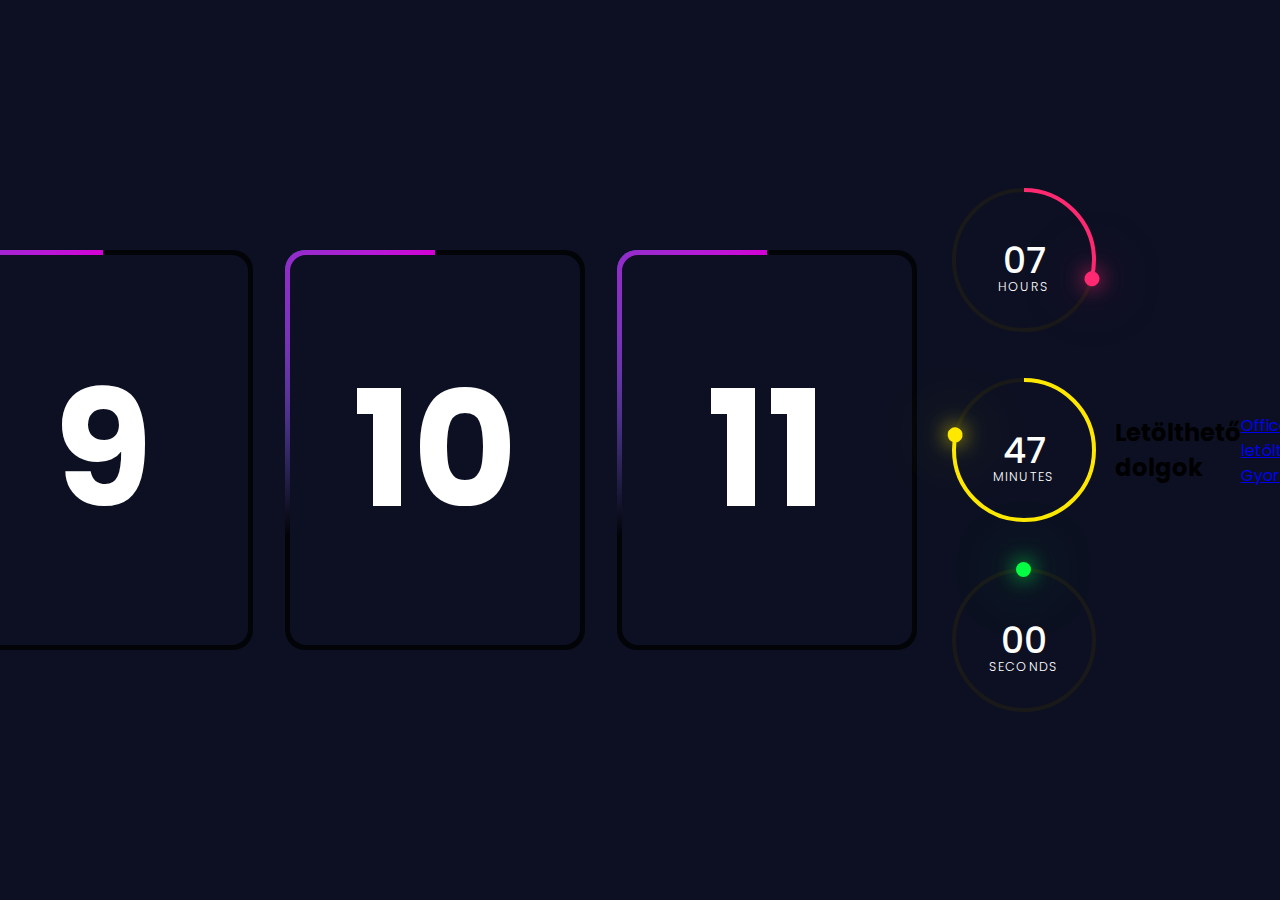
<file: docs/index.html>
<!DOCTYPE html>
<html lang="en">
<head>
  <meta charset="UTF-8">
  <meta http-equiv="X-UA-Compatible" content="IE=edge">
  <meta name="viewport" content="width=device-width, initial-scale=1.0">

  <link rel="stylesheet" href="style.css">

  <title>Digitális Kultúra</title>
</head>
<body>
  
  <div class="container">
    <div class="box">
      <span></span>
      <a href="9ev/"></a>
      <h2>9</h2>
    </div>

    <div class="box">
      <span></span>
      <a href="10ev/"></a>
      <h2>10</h2>
    </div>

    <div class="box">
      <span></span>
      <a href="11ev/"></a>
      <h2>11</h2>
    </div>


  <div id="time">
    <div class="circle" style="--clr:#ff2972">
        <div class="dots hr_dot"></div>
        <svg>
            <circle cx="70" cy="70" r="70"></circle>
            <circle cx="70" cy="70" r="70" id="hh"></circle>
        </svg>
        <div id="hours">00</div>
    </div>
    <div class="circle" style="--clr:#fee800">
        <div class="dots min_dot"></div>
        <svg>
            <circle cx="70" cy="70" r="70"></circle>
            <circle cx="70" cy="70" r="70" id="mm"></circle>
        </svg>
        <div id="minutes">00</div>
    </div>
    <div class="circle" style="--clr:#04fc43">
        <div class="dots sec_dot"></div>
        <svg>
            <circle cx="70" cy="70" r="70"></circle>
            <circle cx="70" cy="70" r="70" id="ss"></circle>
        </svg>
        <div id="seconds">00</div>
    </div>
  </div>
</div>  

<div class="container">
  <h2>Letölthető dolgok</h2>
  <div>
    <a href="projects/office.txt" download>Office letőltése - Gyorstalpaló</a>
  </div>
</div>

<script>
    setInterval(()=>{
        let hours = document.getElementById("hours")
        let minutes = document.getElementById("minutes")
        let seconds = document.getElementById("seconds")

        let hh = document.getElementById("hh")
        let mm = document.getElementById("mm")
        let ss = document.getElementById("ss")

        let hr_dot = document.querySelector(".hr_dot")
        let min_dot = document.querySelector(".min_dot")
        let sec_dot = document.querySelector(".sec_dot")


        let h = new Date().getHours()
        let m = new Date().getMinutes()
        let s = new Date().getSeconds()

        //Add zero before single digit number
        h = (h < 10) ? "0" + h : h
        m = (m < 10) ? "0" + m : m
        s = (s < 10) ? "0" + s : s

        hours.innerHTML = h + "<br><span>Hours</span>"
        minutes.innerHTML = m + "<br><span>Minutes</span>"
        seconds.innerHTML = s + "<br><span>Seconds</span>"

        hh.style.strokeDashoffset = 440 - (440 * h) / 24 //12 hours clock
        mm.style.strokeDashoffset = 440 - (440 * m) / 60 //60 minutes 
        ss.style.strokeDashoffset = 440 - (440 * s) / 60 //60 seconds

        hr_dot.style.transform = `rotate(${h * 15}deg)` //360 / 24 = 15
        min_dot.style.transform = `rotate(${m * 6}deg)` //360 / 60 = 6
        sec_dot.style.transform = `rotate(${s * 6}deg)` //360 / 60 = 6
    })
</script>

</body>
</html>
</file>
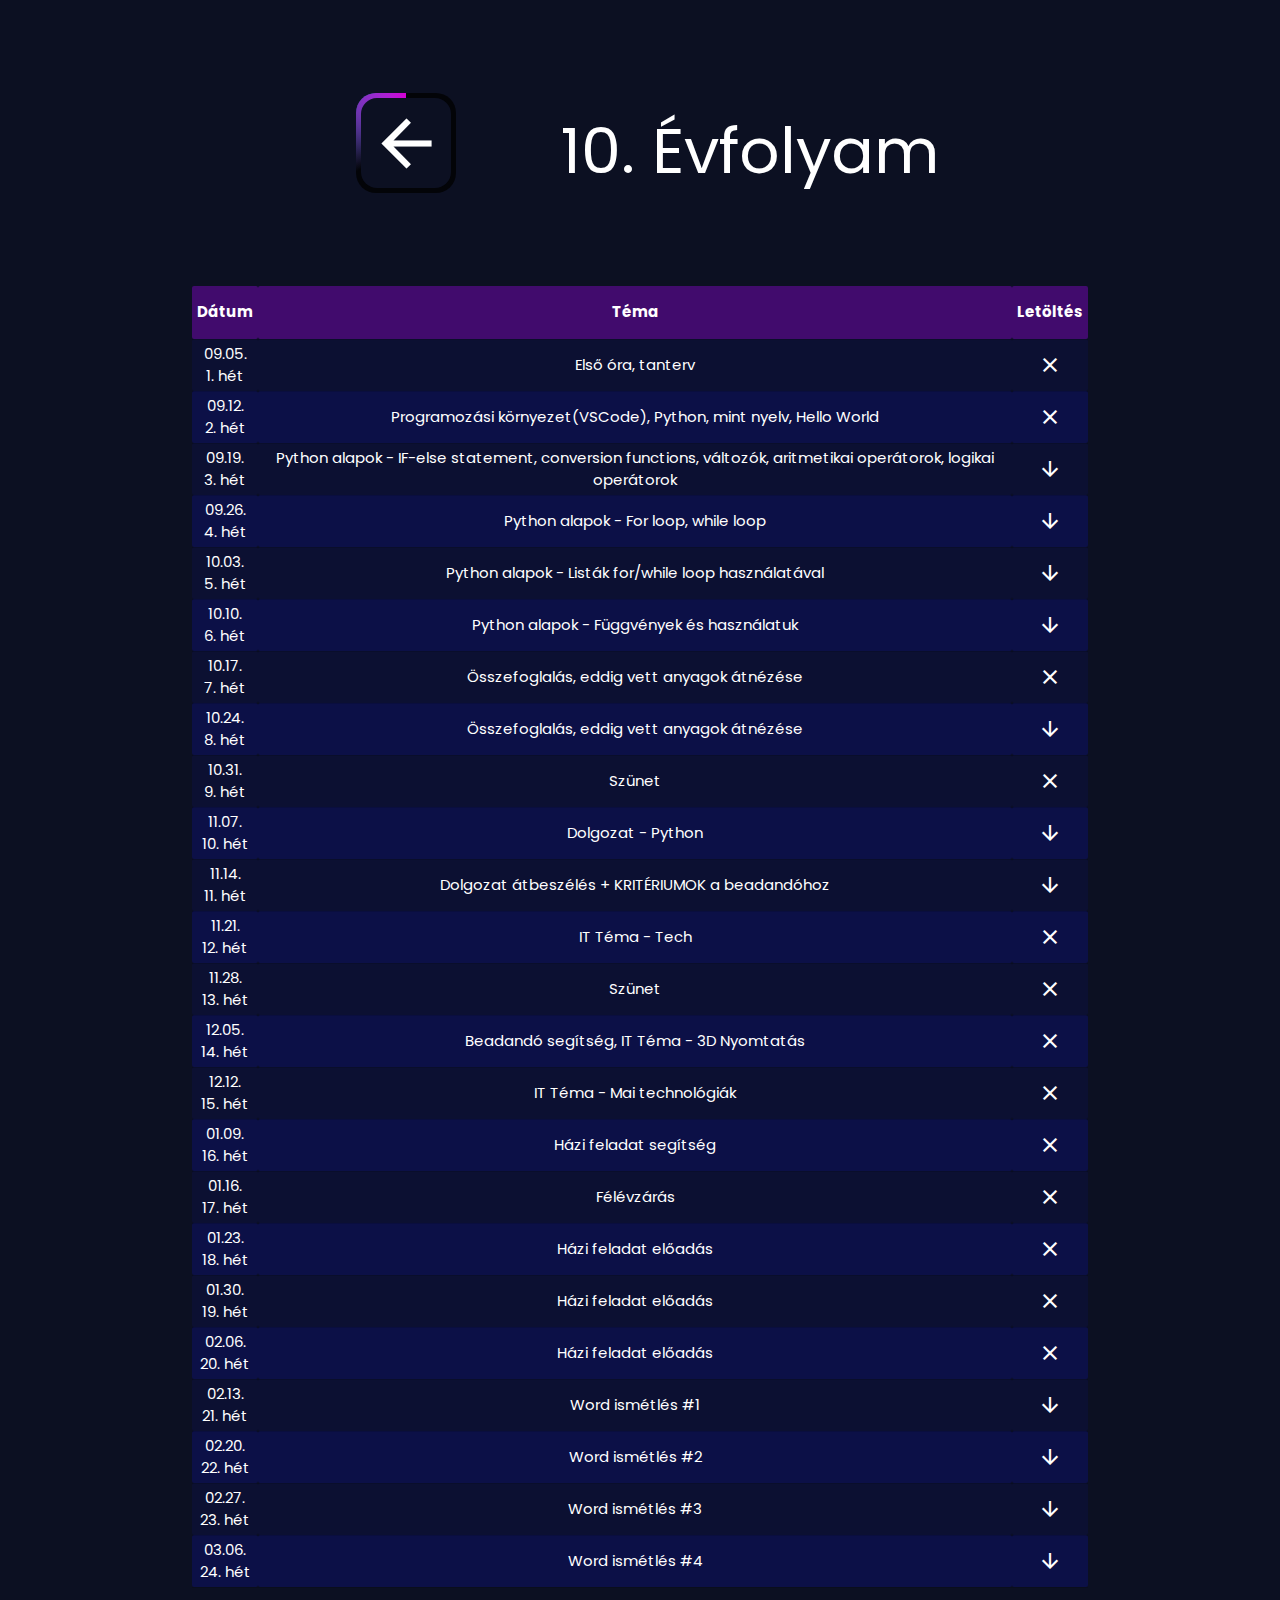
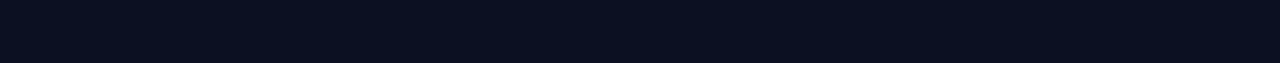
<file: docs/10ev/index.html>
<!DOCTYPE html>
<html lang="en">

<head>
    <meta charset="UTF-8">
    <meta http-equiv="X-UA-Compatible" content="IE=edge">
    <meta name="viewport" content="width=device-width, initial-scale=1.0">

    <link rel="stylesheet" href="https://cdnjs.cloudflare.com/ajax/libs/materialize/1.0.0/css/materialize.min.css">
    <link href="https://fonts.googleapis.com/icon?family=Material+Icons" rel="stylesheet">
    <link rel="stylesheet" href="style.css">

    <title>10. Évfolyam</title>
</head>

<body>
    <div class="container">
        <div class="top">
            <div class="box">
                <span></span>
                <a href="/"></a>
                <i class="material-icons">arrow_back</i>
            </div>
            <div class="title">
                <h1>10. Évfolyam</h1>
            </div>
        </div>
        <div class="content">
            <table>
                <tr>
                    <th>Dátum</th>
                    <th>Téma</th>
                    <th>Letöltés</th>
                </tr>
                <tr>
                    <td>09.05.<br> 1. hét</td>
                    <td>Első óra, tanterv</td>
                    <td>
                        <div class="download"><a><i class="material-icons">close</i></a></div>
                    </td>
                </tr>
                <tr>
                    <td>09.12.<br> 2. hét</td>
                    <td>Programozási környezet(VSCode), Python, mint nyelv, Hello World</td>
                    <td>
                        <div class="download"><a href="resources/"><i class="material-icons">close</i></a></div>
                    </td>
                </tr>
                <tr>
                    <td>09.19.<br> 3. hét</td>
                    <td>Python alapok - IF-else statement, conversion functions, változók, aritmetikai operátorok,
                        logikai operátorok</td>
                    <td>
                        <div class="download"><a href="res/03week.zip" download><i
                                    class="material-icons">arrow_downward</i></a></div>
                    </td>
                </tr>
                <tr>
                    <td>09.26.<br> 4. hét</td>
                    <td>Python alapok - For loop, while loop</td>
                    <td>
                        <div class="download"><a href="res/04week.zip" download><i
                                    class="material-icons">arrow_downward</i></a></div>
                    </td>
                </tr>
                <tr>
                    <td>10.03.<br> 5. hét</td>
                    <td>Python alapok - Listák for/while loop használatával</td>
                    <td>
                        <div class="download"><a href="res/05week.zip"><i class="material-icons">arrow_downward</i></a>
                        </div>
                    </td>
                </tr>
                <tr>
                    <td>10.10.<br> 6. hét</td>
                    <td>Python alapok - Függvények és használatuk</td>
                    <td>
                        <div class="download"><a href="res/06week.zip"><i class="material-icons">arrow_downward</i></a>
                        </div>
                    </td>
                </tr>
                <tr>
                    <td>10.17.<br> 7. hét</td>
                    <td>Összefoglalás, eddig vett anyagok átnézése</td>
                    <td>
                        <div class="download"><a href="res/"><i class="material-icons">close</i></a></div>
                    </td>
                </tr>
                <tr>
                    <td>10.24.<br> 8. hét</td>
                    <td>Összefoglalás, eddig vett anyagok átnézése</td>
                    <td>
                        <div class="download"><a href="res/osszefoglalas.py"><i
                                    class="material-icons">arrow_downward</i></a></div>
                    </td>
                </tr>
                <tr>
                    <td>10.31.<br> 9. hét</td>
                    <td>Szünet</td>
                    <td>
                        <div class="download"><a href="resources/"><i class="material-icons">close</i></a></div>
                    </td>
                </tr>
                <tr>
                    <td>11.07.<br> 10. hét</td>
                    <td>Dolgozat - Python</td>
                    <td>
                        <div class="download"><a href="/projects/dolgozat2/Dolgozat2.pdf"><i
                                    class="material-icons">arrow_downward</i></a></div>
                    </td>
                </tr>
                <tr>
                    <td>11.14.<br> 11. hét</td>
                    <td>Dolgozat átbeszélés + KRITÉRIUMOK a beadandóhoz</td>
                    <td>
                        <div class="download"><a href="res/beadando.zip"><i
                                    class="material-icons">arrow_downward</i></a></div>
                    </td>
                </tr>
                <tr>
                    <td>11.21.<br> 12. hét</td>
                    <td>IT Téma - Tech</td>
                    <td>
                        <div class="download"><a href="resources/"><i class="material-icons">close</i></a></div>
                    </td>
                </tr>
                <tr>
                    <td>11.28.<br> 13. hét</td>
                    <td>Szünet</td>
                    <td>
                        <div class="download"><a href="resources/"><i class="material-icons">close</i></a></div>
                    </td>
                </tr>
                <tr>
                    <td>12.05.<br> 14. hét</td>
                    <td>Beadandó segítség, IT Téma - 3D Nyomtatás</td>
                    <td>
                        <div class="download"><a href="resources/"><i class="material-icons">close</i></a></div>
                    </td>
                </tr>
                <tr>
                    <td>12.12.<br> 15. hét</td>
                    <td>IT Téma - Mai technológiák</td>
                    <td>
                        <div class="download"><a href="resources/"><i class="material-icons">close</i></a></div>
                    </td>
                </tr>
                <!--Újév-->
                <tr>
                    <td>01.09.<br> 16. hét</td>
                    <td>Házi feladat segítség</td>
                    <td>
                        <div class="download"><a href="resources/"><i class="material-icons">close</i></a></div>
                    </td>
                </tr>
                <tr>
                    <td>01.16.<br> 17. hét</td>
                    <td>Félévzárás</td>
                    <td>
                        <div class="download"><a href="resources/"><i class="material-icons">close</i></a></div>
                    </td>
                </tr>

                <!--Új félév-->
                <tr>
                    <td>01.23.<br> 18. hét</td>
                    <td>Házi feladat előadás</td>
                    <td>
                        <div class="download"><a href="resources/"><i class="material-icons">close</i></a></div>
                    </td>
                </tr>
                <tr>
                    <td>01.30.<br> 19. hét</td>
                    <td>Házi feladat előadás</td>
                    <td>
                        <div class="download"><a href="resources/"><i class="material-icons">close</i></a></div>
                    </td>
                </tr>
                <tr>
                    <td>02.06.<br> 20. hét</td>
                    <td>Házi feladat előadás</td>
                    <td>
                        <div class="download"><a href="resources/"><i class="material-icons">close</i></a></div>
                    </td>
                </tr>
                <tr>
                    <td>02.13.<br> 21. hét</td>
                    <td>Word ismétlés #1</td>
                    <td>
                        <div class="download"><a href="res/word/word01.zip"><i
                                    class="material-icons">arrow_downward</i></a>
                        </div>
                    </td>
                </tr>
                <tr>
                    <td>02.20.<br> 22. hét</td>
                    <td>Word ismétlés #2</td>
                    <td>
                        <div class="download"><a href="res/word/word012.zip"><i
                                    class="material-icons">arrow_downward</i></a>
                        </div>
                    </td>
                </tr>
                <tr>
                    <td>02.27.<br> 23. hét</td>
                    <td>Word ismétlés #3</td>
                    <td>
                        <div class="download"><a href="res/word/word0201.zip"><i class="material-icons">arrow_downward</i></a></div>
                    </td>
                </tr>
                <tr>
                    <td>03.06.<br> 24. hét</td>
                    <td>Word ismétlés #4</td>
                    <td>
                        <div class="download"><a href="res/word/word0202.zip"><i class="material-icons">arrow_downward</i></a></div>
                    </td>
                </tr>
            </table>
        </div>
    </div>

    <script src="https://cdnjs.cloudflare.com/ajax/libs/materialize/1.0.0/js/materialize.min.js"></script>
</body>

</html>
</file>
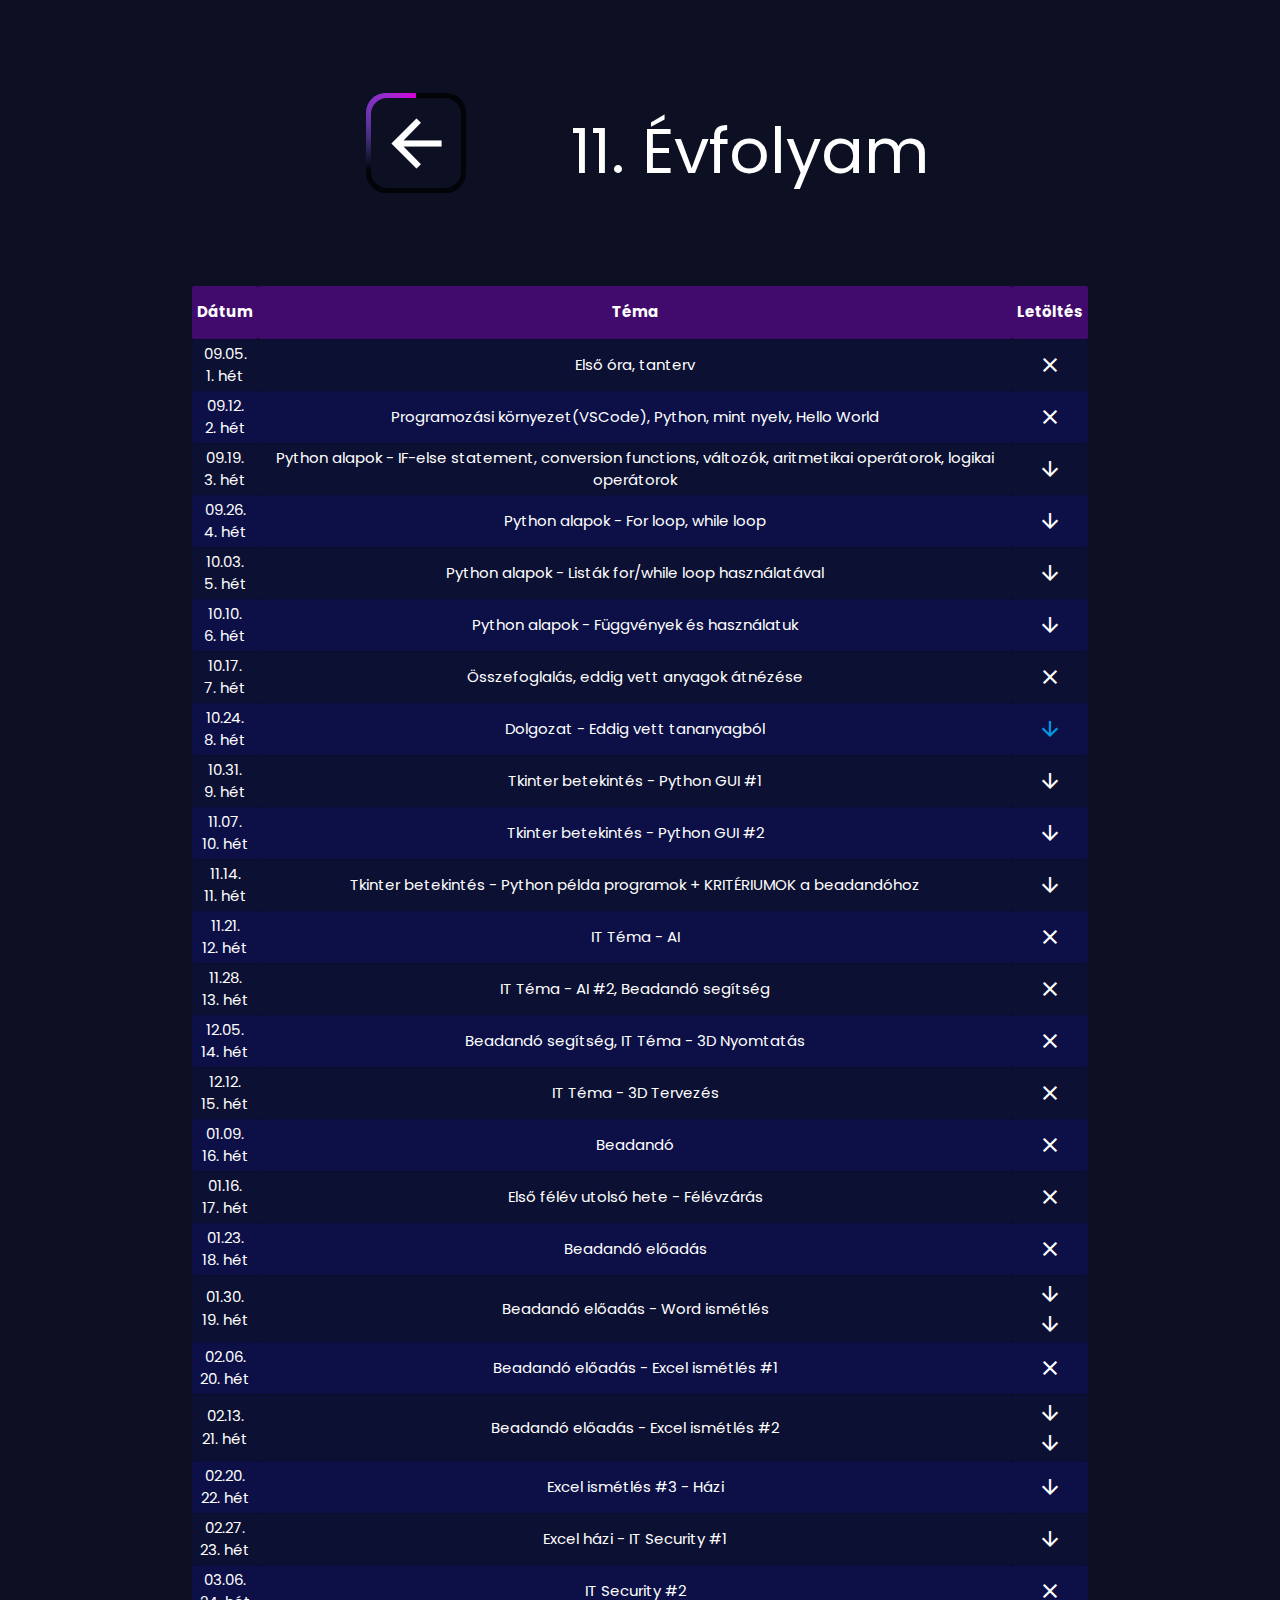
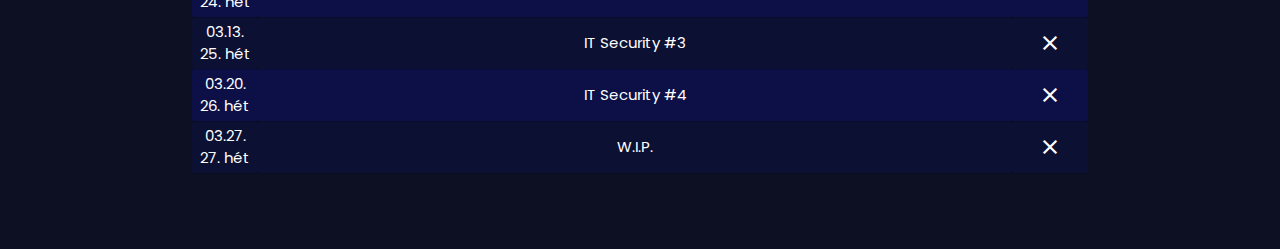
<file: docs/11ev/index.html>
<!DOCTYPE html>
<html lang="en">

<head>
    <meta charset="UTF-8">
    <meta http-equiv="X-UA-Compatible" content="IE=edge">
    <meta name="viewport" content="width=device-width, initial-scale=1.0">

    <link rel="stylesheet" href="https://cdnjs.cloudflare.com/ajax/libs/materialize/1.0.0/css/materialize.min.css">
    <link href="https://fonts.googleapis.com/icon?family=Material+Icons" rel="stylesheet">
    <link rel="stylesheet" href="style.css">

    <title>11. Évfolyam</title>
</head>

<body>
    <div class="container">
        <div class="top">
            <div class="box">
                <span></span>
                <a href="/"></a>
                <i class="material-icons">arrow_back</i>
            </div>
            <div class="title">
                <h1>11. Évfolyam</h1>
            </div>
        </div>
        <div class="content">
            <table>
                <tr>
                    <th>Dátum</th>
                    <th>Téma</th>
                    <th>Letöltés</th>
                </tr>
                <tr>
                    <td>09.05.<br> 1. hét</td>
                    <td>Első óra, tanterv</td>
                    <td>
                        <div class="download"><a><i class="material-icons">close</i></a></div>
                    </td>
                </tr>
                <tr>
                    <td>09.12.<br> 2. hét</td>
                    <td>Programozási környezet(VSCode), Python, mint nyelv, Hello World</td>
                    <td>
                        <div class="download"><a><i class="material-icons">close</i></a></div>
                    </td>
                </tr>
                <tr>
                    <td>09.19.<br> 3. hét</td>
                    <td>Python alapok - IF-else statement, conversion functions, változók, aritmetikai operátorok,
                        logikai operátorok</td>
                    <td>
                        <div class="download"><a href="res/03week.zip" download><i
                                    class="material-icons">arrow_downward</i></a></div>
                    </td>
                </tr>
                <tr>
                    <td>09.26.<br> 4. hét</td>
                    <td>Python alapok - For loop, while loop</td>
                    <td>
                        <div class="download"><a href="res/04week.zip" download><i
                                    class="material-icons">arrow_downward</i></a></div>
                    </td>
                </tr>
                <tr>
                    <td>10.03.<br> 5. hét</td>
                    <td>Python alapok - Listák for/while loop használatával</td>
                    <td>
                        <div class="download"><a href="res/05week.zip"><i class="material-icons">arrow_downward</i></a>
                        </div>
                    </td>
                </tr>
                <tr>
                    <td>10.10.<br> 6. hét</td>
                    <td>Python alapok - Függvények és használatuk</td>
                    <td>
                        <div class="download"><a href="res/06week.zip"><i class="material-icons">arrow_downward</i></a>
                        </div>
                    </td>
                </tr>
                <tr>
                    <td>10.17.<br> 7. hét</td>
                    <td>Összefoglalás, eddig vett anyagok átnézése</td>
                    <td>
                        <div class="download"><a href="res/"><i class="material-icons">close</i></a></div>
                    </td>
                </tr>
                <tr>
                    <td>10.24.<br> 8. hét</td>
                    <td>Dolgozat - Eddig vett tananyagból</td>
                    <td>
                        <div class="download"><a href="/projects/dolgozat.zip"
                                class="material-icons">arrow_downward</i></a></div>
                    </td>
                </tr>
                <tr>
                    <td>10.31.<br> 9. hét</td>
                    <td>Tkinter betekintés - Python GUI #1</td>
                    <td>
                        <div class="download"><a href="res/09week.zip"><i class="material-icons">arrow_downward</i></a>
                        </div>
                    </td>
                </tr>
                <tr>
                    <td>11.07.<br> 10. hét</td>
                    <td>Tkinter betekintés - Python GUI #2</td>
                    <td>
                        <div class="download"><a href="res/10week.zip"><i class="material-icons">arrow_downward</i></a>
                        </div>
                    </td>
                </tr>
                <tr>
                    <td>11.14.<br> 11. hét</td>
                    <td>Tkinter betekintés - Python példa programok + KRITÉRIUMOK a beadandóhoz</td>
                    <td>
                        <div class="download"><a href="res/11week.zip"><i class="material-icons">arrow_downward</i></a>
                        </div>
                    </td>
                </tr>
                <tr>
                    <td>11.21.<br> 12. hét</td>
                    <td>IT Téma - AI</td>
                    <td>
                        <div class="download"><a href="resources/"><i class="material-icons">close</i></a></div>
                    </td>
                </tr>
                <tr>
                    <td>11.28.<br> 13. hét</td>
                    <td>IT Téma - AI #2, Beadandó segítség</td>
                    <td>
                        <div class="download"><a href="resources/"><i class="material-icons">close</i></a></div>
                    </td>
                </tr>
                <tr>
                    <td>12.05.<br> 14. hét</td>
                    <td>Beadandó segítség, IT Téma - 3D Nyomtatás</td>
                    <td>
                        <div class="download"><a href="resources/"><i class="material-icons">close</i></a></div>
                    </td>
                </tr>
                <tr>
                    <td>12.12.<br> 15. hét</td>
                    <td>IT Téma - 3D Tervezés</td>
                    <td>
                        <div class="download"><a href="resources/"><i class="material-icons">close</i></a></div>
                    </td>
                </tr>
                <!--Újév-->
                <tr>
                    <td>01.09.<br> 16. hét</td>
                    <td>Beadandó</td>
                    <td>
                        <div class="download"><a href="resources/"><i class="material-icons">close</i></a></div>
                    </td>
                </tr>
                <tr>
                    <td>01.16.<br> 17. hét</td>
                    <td>Első félév utolsó hete - Félévzárás</td>
                    <td>
                        <div class="download"><a href="resources/"><i class="material-icons">close</i></a></div>
                    </td>
                </tr>

                <!--Új félév-->
                <tr>
                    <td>01.23.<br> 18. hét</td>
                    <td>Beadandó előadás</td>
                    <td>
                        <div class="download"><a href="resources/"><i class="material-icons">close</i></a></div>
                    </td>
                </tr>
                <tr>
                    <td>01.30.<br> 19. hét</td>
                    <td>Beadandó előadás - Word ismétlés</td>
                    <td>
                        <div class="download"><a href="res/word/word01.zip"><i
                                    class="material-icons">arrow_downward</i></a></div>
                        <div class="download"><a href="res/word/word012.zip"><i
                                    class="material-icons">arrow_downward</i></a></div>
                    </td>
                </tr>
                <tr>
                    <td>02.06.<br> 20. hét</td>
                    <td>Beadandó előadás - Excel ismétlés #1</td>
                    <td>
                        <div class="download"><a href=""><i class="material-icons">close</i></a></div>
                    </td>
                </tr>
                <tr>
                    <td>02.13.<br> 21. hét</td>
                    <td>Beadandó előadás - Excel ismétlés #2</td>
                    <td>
                        <div class="download"><a href="../projects/excel/01/week0201.txt"><i
                                    class="material-icons">arrow_downward</i></a></div>
                        <div class="download"><a href="../projects/excel/01/week0202.txt"><i
                                    class="material-icons">arrow_downward</i></a></div>
                    </td>
                </tr>
                <tr>
                    <td>02.20.<br> 22. hét</td>
                    <td>Excel ismétlés #3 - Házi</td>
                    <td>
                        <div class="download"><a href="../projects/excel/hazi/Házi.pdf"><i class="material-icons">arrow_downward</i></a>
                        </div>
                    </td>
                </tr>
                <tr>
                    <td>02.27.<br> 23. hét</td>
                    <td>Excel házi - IT Security #1</td>
                    <td>
                        <div class="download"><a href="../projects/excel/hazi/orai.zip"><i class="material-icons">arrow_downward</i></a>
                        </div>
                    </td>
                </tr>
                <tr>
                    <td>03.06.<br> 24. hét</td>
                    <td>IT Security #2</td>
                    <td>
                        <div class="download"><a href="res/excel/"><i class="material-icons">close</i></a></div>
                    </td>
                </tr>
                <tr>
                    <td>03.13.<br> 25. hét</td>
                    <td>IT Security #3</td>
                    <td>
                        <div class="download"><a href="resources/"><i class="material-icons">close</i></a></div>
                    </td>
                </tr>
                <tr>
                    <td>03.20.<br> 26. hét</td>
                    <td>IT Security #4</td>
                    <td>
                        <div class="download"><a href="resources/"><i class="material-icons">close</i></a></div>
                    </td>
                </tr>
                <tr>
                    <td>03.27.<br> 27. hét</td>
                    <td>W.I.P.</td>
                    <td>
                        <div class="download"><a href="resources/"><i class="material-icons">close</i></a></div>
                    </td>
                </tr>
            </table>
        </div>
    </div>

    <script src="https://cdnjs.cloudflare.com/ajax/libs/materialize/1.0.0/js/materialize.min.js"></script>
</body>

</html>
</file>
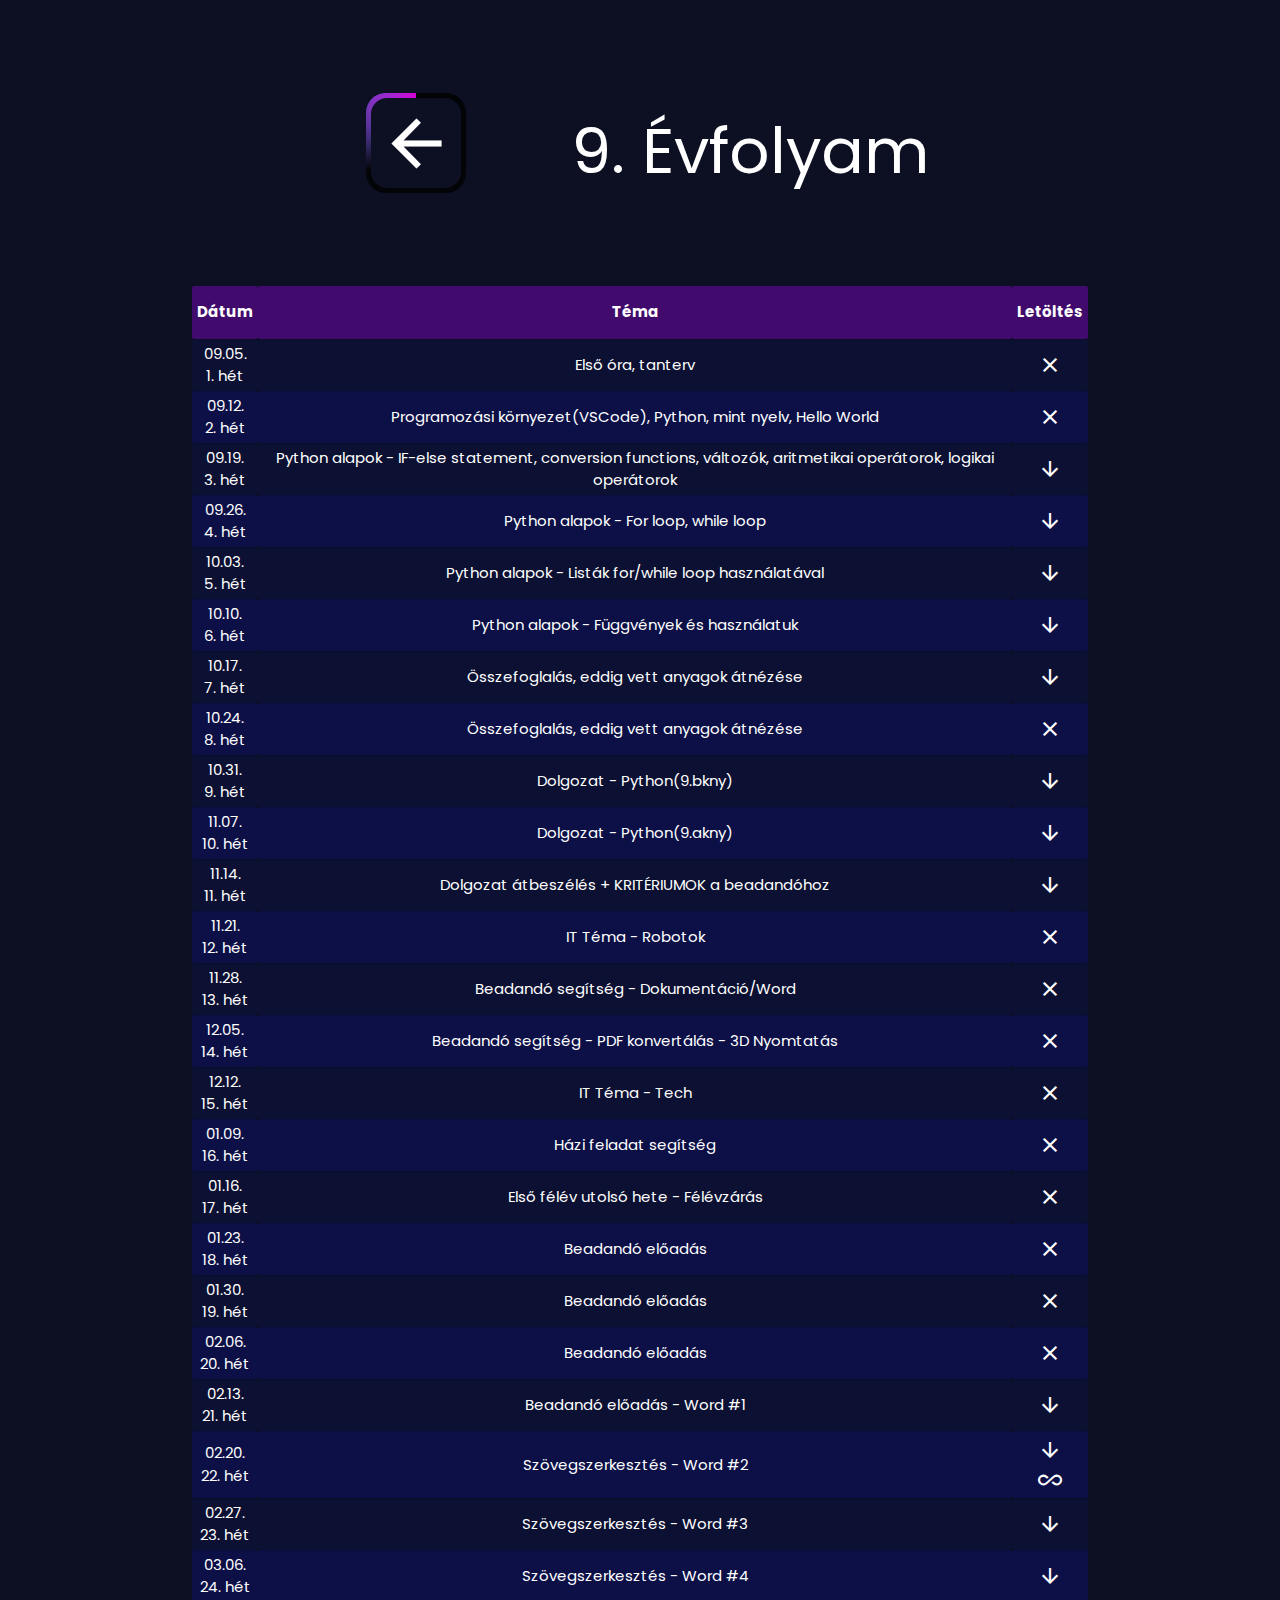
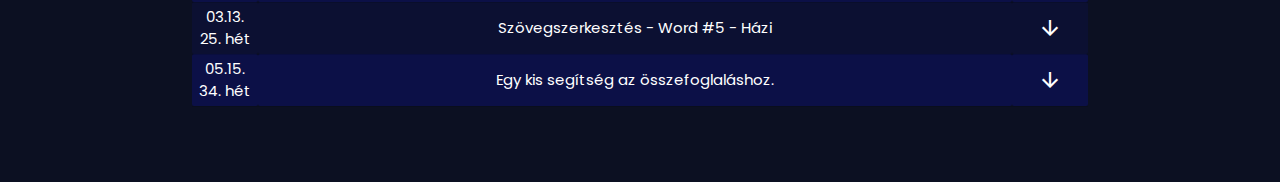
<file: docs/9ev/index.html>
<!DOCTYPE html>
<html lang="en">

<head>
    <meta charset="UTF-8">
    <meta http-equiv="X-UA-Compatible" content="IE=edge">
    <meta name="viewport" content="width=device-width, initial-scale=1.0">

    <link rel="stylesheet" href="https://cdnjs.cloudflare.com/ajax/libs/materialize/1.0.0/css/materialize.min.css">
    <link href="https://fonts.googleapis.com/icon?family=Material+Icons" rel="stylesheet">
    <link rel="stylesheet" href="style.css">

    <title>9. Évfolyam</title>
</head>

<body>
    <div class="container">
        <div class="top">
            <div class="box">
                <span></span>
                <a href="/"></a>
                <i class="material-icons">arrow_back</i>
            </div>
            <div class="title">
                <h1>9. Évfolyam</h1>
            </div>
        </div>
        <div class="content">
            <table>
                <tr>
                    <th>Dátum</th>
                    <th>Téma</th>
                    <th>Letöltés</th>
                </tr>
                <tr>
                    <td>09.05.<br> 1. hét</td>
                    <td>Első óra, tanterv</td>
                    <td>
                        <div class="download"><a><i class="material-icons">close</i></a></div>
                    </td>
                </tr>
                <tr>
                    <td>09.12.<br> 2. hét</td>
                    <td>Programozási környezet(VSCode), Python, mint nyelv, Hello World</td>
                    <td>
                        <div class="download"><a href=""><i class="material-icons">close</i></a></div>
                    </td>
                </tr>
                <tr>
                    <td>09.19.<br> 3. hét</td>
                    <td>Python alapok - IF-else statement, conversion functions, változók, aritmetikai operátorok,
                        logikai operátorok</td>
                    <td>
                        <div class="download"><a href="res/03week.zip" download><i
                                    class="material-icons">arrow_downward</i></a></div>
                    </td>
                </tr>
                <tr>
                    <td>09.26.<br> 4. hét</td>
                    <td>Python alapok - For loop, while loop</td>
                    <td>
                        <div class="download"><a href="res/04week.zip" download><i
                                    class="material-icons">arrow_downward</i></a></div>
                    </td>
                </tr>
                <tr>
                    <td>10.03.<br> 5. hét</td>
                    <td>Python alapok - Listák for/while loop használatával</td>
                    <td>
                        <div class="download"><a href="res/05week.zip"><i class="material-icons">arrow_downward</i></a>
                        </div>
                    </td>
                </tr>
                <tr>
                    <td>10.10.<br> 6. hét</td>
                    <td>Python alapok - Függvények és használatuk</td>
                    <td>
                        <div class="download"><a href="res/06week.zip"><i class="material-icons">arrow_downward</i></a>
                        </div>
                    </td>
                </tr>
                <tr>
                    <td>10.17.<br> 7. hét</td>
                    <td>Összefoglalás, eddig vett anyagok átnézése</td>
                    <td>
                        <div class="download"><a href="res/osszefoglalas.py"><i
                                    class="material-icons">arrow_downward</i></a></div>
                    </td>
                </tr>
                <tr>
                    <td>10.24.<br> 8. hét</td>
                    <td>Összefoglalás, eddig vett anyagok átnézése</td>
                    <td>
                        <div class="download"><a href="/res/"><i class="material-icons">close</i></a></div>
                    </td>
                </tr>
                <tr>
                    <td>10.31.<br> 9. hét</td>
                    <td>Dolgozat - Python(9.bkny)</td>
                    <td>
                        <div class="download"><a href="/projects/dolgozat2/Dolgozat2.pdf"><i
                                    class="material-icons">arrow_downward</i></a></div>
                    </td>
                </tr>
                <tr>
                    <td>11.07.<br> 10. hét</td>
                    <td>Dolgozat - Python(9.akny)</td>
                    <td>
                        <div class="download"><a href="/projects/dolgozat2/Dolgozat2.pdf"><i
                                    class="material-icons">arrow_downward</i></a></div>
                    </td>
                </tr>
                <tr>
                    <td>11.14.<br> 11. hét</td>
                    <td>Dolgozat átbeszélés + KRITÉRIUMOK a beadandóhoz</td>
                    <td>
                        <div class="download"><a href="res/beadando.zip"><i
                                    class="material-icons">arrow_downward</i></a></div>
                    </td>
                </tr>
                <tr>
                    <td>11.21.<br> 12. hét</td>
                    <td>IT Téma - Robotok</td>
                    <td>
                        <div class="download"><a href="res/"><i class="material-icons">close</i></a></div>
                    </td>
                </tr>
                <tr>
                    <td>11.28.<br> 13. hét</td>
                    <td>Beadandó segítség - Dokumentáció/Word</td>
                    <td>
                        <div class="download"><a href="res/"><i class="material-icons">close</i></a></div>
                    </td>
                </tr>
                <tr>
                    <td>12.05.<br> 14. hét</td>
                    <td>Beadandó segítség - PDF konvertálás - 3D Nyomtatás</td>
                    <td>
                        <div class="download"><a href="res/"><i class="material-icons">close</i></a></div>
                    </td>
                </tr>
                <tr>
                    <td>12.12.<br> 15. hét</td>
                    <td>IT Téma - Tech</td>
                    <td>
                        <div class="download"><a href="res/"><i class="material-icons">close</i></a></div>
                    </td>
                </tr>
                <!--Újév-->
                <tr>
                    <td>01.09.<br> 16. hét</td>
                    <td>Házi feladat segítség</td>
                    <td>
                        <div class="download"><a href="res/"><i class="material-icons">close</i></a></div>
                    </td>
                </tr>
                <tr>
                    <td>01.16.<br> 17. hét</td>
                    <td>Első félév utolsó hete - Félévzárás</td>
                    <td>
                        <div class="download"><a href="res/"><i class="material-icons">close</i></a></div>
                    </td>
                </tr>

                <!--Új félév-->
                <tr>
                    <td>01.23.<br> 18. hét</td>
                    <td>Beadandó előadás</td>
                    <td>
                        <div class="download"><a href="resources/"><i class="material-icons">close</i></a></div>
                    </td>
                </tr>
                <tr>
                    <td>01.30.<br> 19. hét</td>
                    <td>Beadandó előadás</td>
                    <td>
                        <div class="download"><a href="resources/"><i class="material-icons">close</i></a></div>
                    </td>
                </tr>
                <tr>
                    <td>02.06.<br> 20. hét</td>
                    <td>Beadandó előadás</td>
                    <td>
                        <div class="download"><a href="resources/"><i class="material-icons">close</i></a></div>
                    </td>
                </tr>
                <tr>
                    <td>02.13.<br> 21. hét</td>
                    <td>Beadandó előadás - Word #1</td>
                    <td>
                        <div class="download"><a href="res/word/word0101.zip"><i class="material-icons">arrow_downward</i></a></div>
                    </td>
                </tr>
                <tr>
                    <td>02.20.<br> 22. hét</td>
                    <td>Szövegszerkesztés - Word #2</td>
                    <td>
                        <div class="download"><a href="res/word/word0102.zip"><i
                                    class="material-icons">arrow_downward</i></a>
                        </div>
                        <div class="download"><a href="res/word/wordemelt.zip"><i
                            class="material-icons">all_inclusive</i></a>
                </div>
                    </td>
                </tr>
                <tr>
                    <td>02.27.<br> 23. hét</td>
                    <td>Szövegszerkesztés - Word #3</td>
                    <td>
                        <div class="download"><a href="res/word/word0201.zip"><i
                                    class="material-icons">arrow_downward</i></a>
                        </div>
                    </td>
                </tr>
                <tr>
                    <td>03.06.<br> 24. hét</td>
                    <td>Szövegszerkesztés - Word #4</td>
                    <td>
                        <div class="download"><a href="res/word/word0202.zip"><i
                                    class="material-icons">arrow_downward</i></a>
                        </div>
                    </td>
                </tr>
                <tr>
                    <td>03.13.<br> 25. hét</td>
                    <td>Szövegszerkesztés - Word #5 - Házi</H1></td>
                    <td>
                        <div class="download"><a href="res/Word.zip"><i
                                    class="material-icons">arrow_downward</i></a>
                        </div>
                    </td>
                </tr>
                <tr>
                    <td>05.15.<br> 34. hét</td>
                    <td>Egy kis segítség az összefoglaláshoz.</H1></td>
                    <td>
                        <div class="download"><a href="res/hardware.txt"><i
                                    class="material-icons">arrow_downward</i></a>
                        </div>
                    </td>
                </tr>
            </table>
        </div>
    </div>

    <script src="https://cdnjs.cloudflare.com/ajax/libs/materialize/1.0.0/js/materialize.min.js"></script>
</body>

</html>
</file>
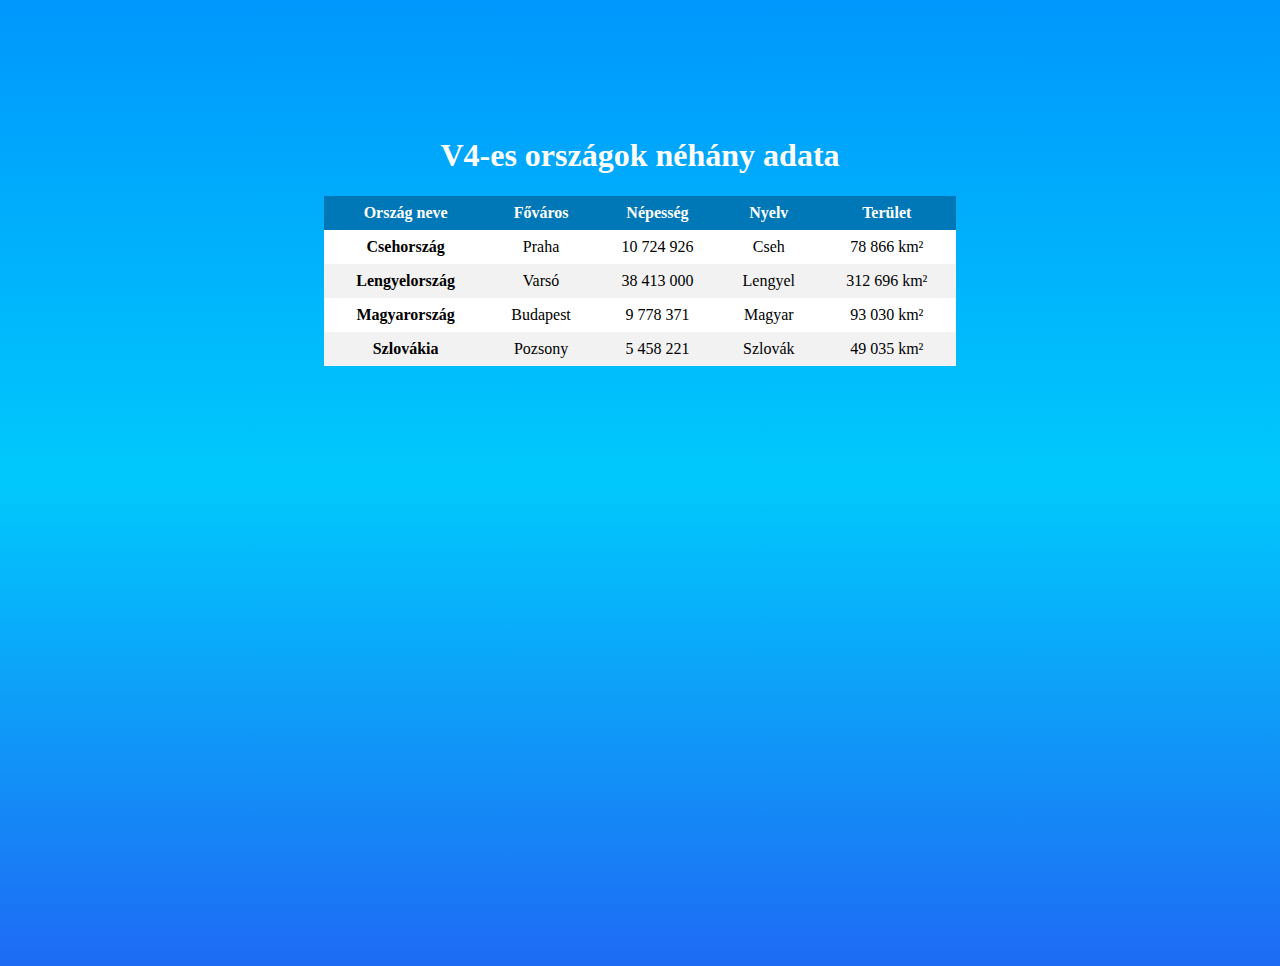
<file: docs/projects/excel/index.html>
<!DOCTYPE html>
<html lang="hu">

<head>
    <meta charset="UTF-8">
    <meta http-equiv="X-UA-Compatible" content="IE=edge">
    <meta name="viewport" content="width=device-width, initial-scale=1.0">
    <title>Excel feladat</title>

    <style>
        body {
            background: linear-gradient(to bottom, #0065fc, #00c9fc, #3c0bec);
            background-size: 200% 200%;
            animation: gradient 10s ease infinite;
            background-repeat: no-repeat;
            background-position: center;
            height: 950px;
        }

        @keyframes gradient {
            0% {
                background-position: 0% 0%;
            }

            50% {
                background-position: 100% 100%;
            }

            100% {
                background-position: 0% 0%;
            }
        }

        h1 {
            text-align: center;
            color: #fff;
        }

        table {
            border-collapse: collapse;
            width: 50%;
            margin: auto;
            background-color: #fff;
        }

        thead {
            background-color: #0077b6;
            color: white;
        }

        th,
        td {
            text-align: center;
            padding: 8px;
        }

        tr:nth-child(even) {
            background-color: #f2f2f2;
        }

        tr:hover {
            background-color: #ddd;
        }

        td:first-child {
            font-weight: bold;
        }

        td:nth-child(4) {
            text-transform: capitalize;
        }

        td:last-child {
            text-align: center;
        }
    </style>
</head>

<body>
    <br>
    <br>
    <br>
    <br>
    <br>
    <br>
    <h1>V4-es országok néhány adata</h1>
    <table>
        <thead>
            <tr>
                <th>Ország neve</th>
                <th>Főváros</th>
                <th>Népesség</th>
                <th>Nyelv</th>
                <th>Terület</th>
            </tr>
        </thead>
        <tbody>
            <tr>
                <td>Csehország</td>
                <td>Praha</td>
                <td>10 724 926</td>
                <td>Cseh</td>
                <td>78 866 km²</td>
            </tr>
            <tr>
                <td>Lengyelország</td>
                <td>Varsó</td>
                <td>38 413 000</td>
                <td>Lengyel</td>
                <td>312 696 km²</td>
            </tr>
            <tr>
                <td>Magyarország</td>
                <td>Budapest</td>
                <td>9 778 371</td>
                <td>Magyar</td>
                <td>93 030 km²</td>
            </tr>
            <tr>
                <td>Szlovákia</td>
                <td>Pozsony</td>
                <td>5 458 221</td>
                <td>Szlovák</td>
                <td>49 035 km²</td>
            </tr>
        </tbody>
    </table>

</body>

</html>
</file>
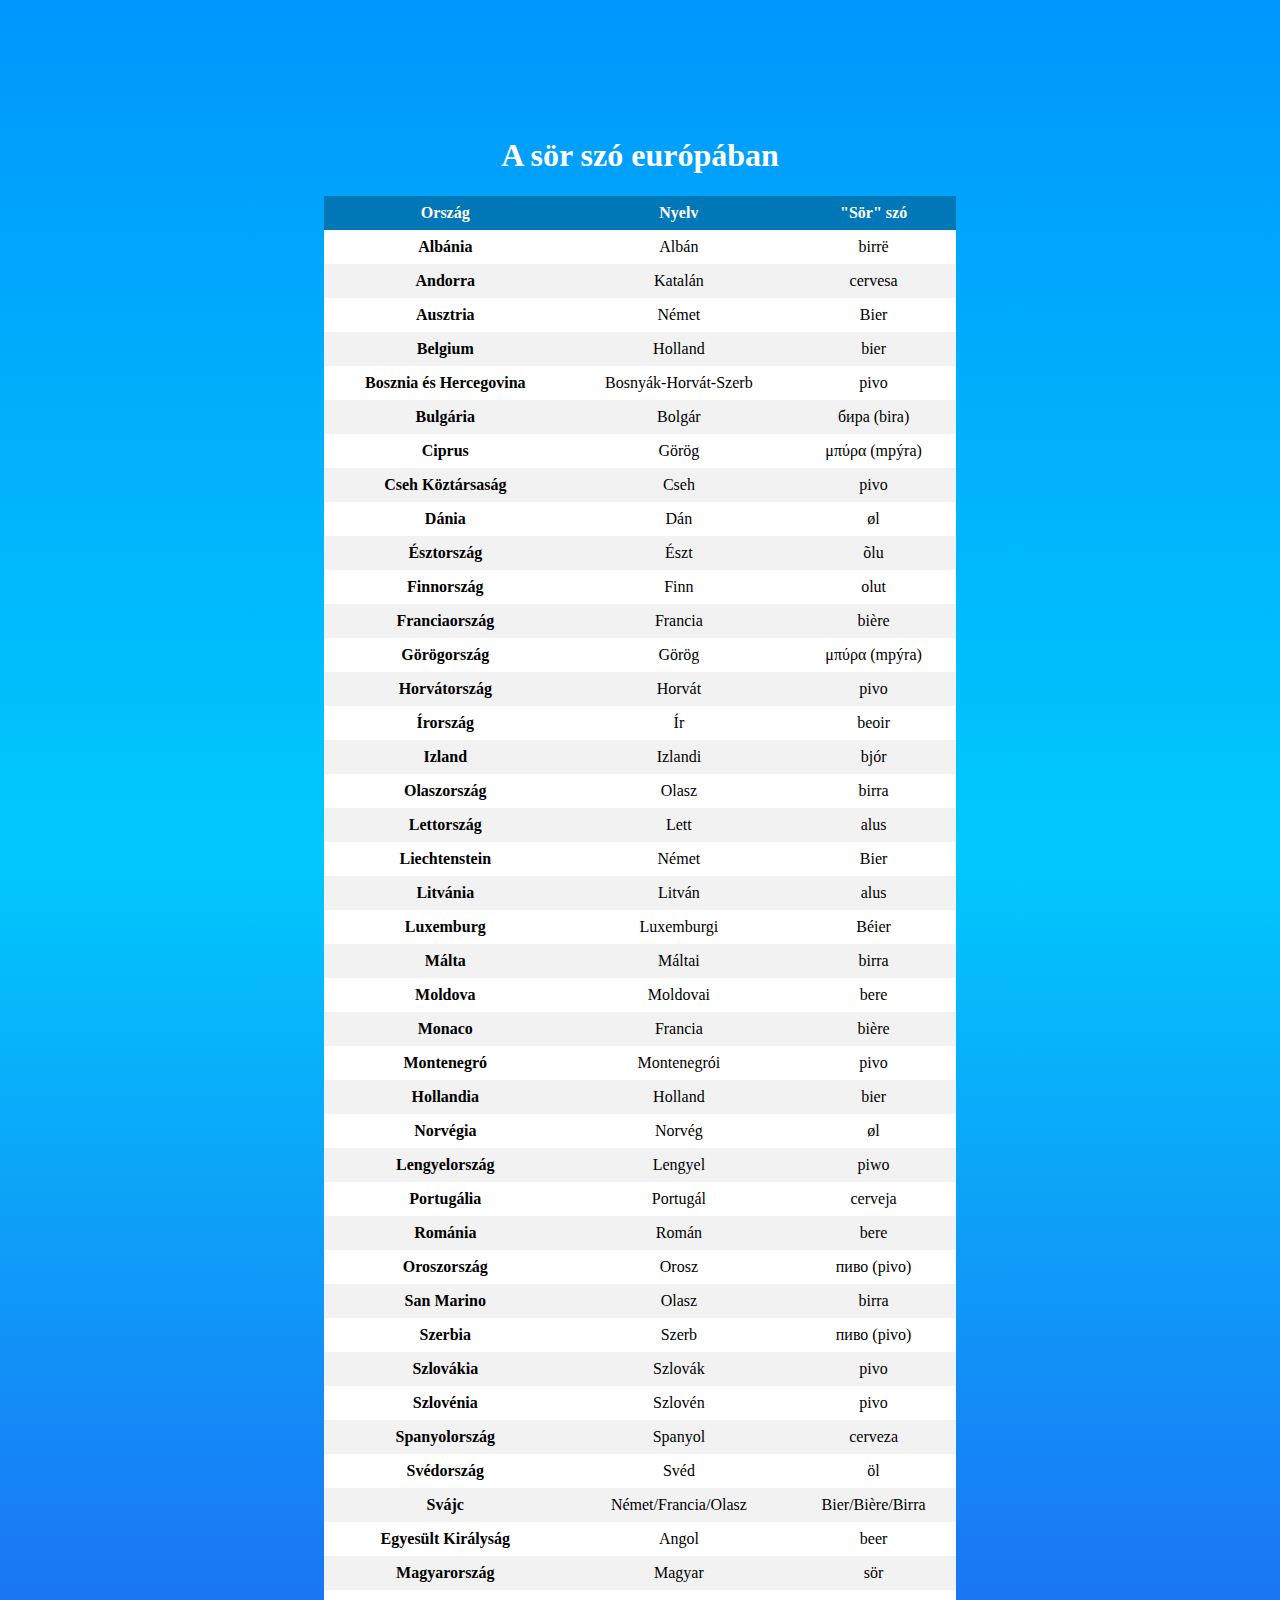
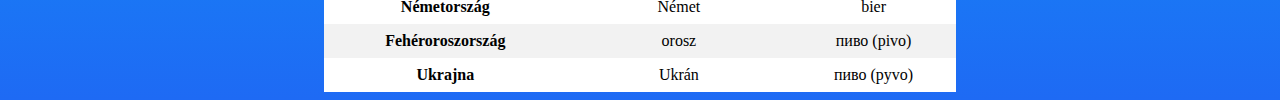
<file: docs/projects/excel/hazi/index.html>
<!DOCTYPE html>
<html lang="hu">

<head>
  <meta charset="UTF-8">
  <meta http-equiv="X-UA-Compatible" content="IE=edge">
  <meta name="viewport" content="width=device-width, initial-scale=1.0">
  <title>Excel feladat</title>

  <style>
    body {
      background: linear-gradient(to bottom, #0065fc, #00c9fc, #3c0bec);
      background-size: 200% 200%;
      animation: gradient 10s ease infinite;
      background-repeat: no-repeat;
      background-position: center;
      height: auto;
    }

    @keyframes gradient {
      0% {
        background-position: 0% 0%;
      }

      50% {
        background-position: 100% 100%;
      }

      100% {
        background-position: 0% 0%;
      }
    }

    h1 {
      text-align: center;
      color: #fff;
    }

    table {
      border-collapse: collapse;
      width: 50%;
      margin: auto;
      background-color: #fff;
    }

    thead {
      background-color: #0077b6;
      color: white;
    }

    th,
    td {
      text-align: center;
      padding: 8px;
    }

    tr:nth-child(even) {
      background-color: #f2f2f2;
    }

    tr:hover {
      background-color: #ddd;
    }

    td:first-child {
      font-weight: bold;
    }

    td:nth-child(4) {
      text-transform: capitalize;
    }

    td:last-child {
      text-align: center;
    }
  </style>
</head>

<body>
  <br>
  <br>
  <br>
  <br>
  <br>
  <br>
  <h1>A sör szó európában</h1>
  <table>
    <thead>
      <tr>
        <th>Ország</th>
        <th>Nyelv</th>
        <th>"Sör" szó</th>
      </tr>
    </thead>
    <tbody>
      <tr>
        <td>Albánia</td>
        <td>Albán</td>
        <td>birrë</td>
      </tr>
      <tr>
        <td>Andorra</td>
        <td>Katalán</td>
        <td>cervesa</td>
      </tr>
      <tr>
        <td>Ausztria</td>
        <td>Német</td>
        <td>Bier</td>
      </tr>
      <tr>
        <td>Belgium</td>
        <td>Holland</td>
        <td>bier</td>
      </tr>
      <tr>
        <td>Bosznia és Hercegovina</td>
        <td>Bosnyák-Horvát-Szerb</td>
        <td>pivo</td>
      </tr>
      <tr>
        <td>Bulgária</td>
        <td>Bolgár</td>
        <td>бира (bira)</td>
      </tr>
      <tr>
        <td>Ciprus</td>
        <td>Görög</td>
        <td>μπύρα (mpýra)</td>
      </tr>
      <tr>
        <td>Cseh Köztársaság</td>
        <td>Cseh</td>
        <td>pivo</td>
      </tr>
      <tr>
        <td>Dánia</td>
        <td>Dán</td>
        <td>øl</td>
      </tr>
      <tr>
        <td>Észtország</td>
        <td>Észt</td>
        <td>õlu</td>
      </tr>
      <tr>
        <td>Finnország</td>
        <td>Finn</td>
        <td>olut</td>
      </tr>
      <tr>
        <td>Franciaország</td>
        <td>Francia</td>
        <td>bière</td>
      </tr>
      <tr>
        <td>Görögország</td>
        <td>Görög</td>
        <td>μπύρα (mpýra)</td>
      </tr>
      <tr>
        <td>Horvátország</td>
        <td>Horvát</td>
        <td>pivo</td>
      </tr>
      <tr>
        <td>Írország</td>
        <td>Ír</td>
        <td>beoir</td>
      </tr>
      <tr>
        <td>Izland</td>
        <td>Izlandi</td>
        <td>bjór</td>
      </tr>
      <tr>
        <td>Olaszország</td>
        <td>Olasz</td>
        <td>birra</td>
      </tr>
      <tr>
        <td>Lettország</td>
        <td>Lett</td>
        <td>alus</td>
      </tr>
      <tr>
        <td>Liechtenstein</td>
        <td>Német</td>
        <td>Bier</td>
      </tr>
      <tr>
        <td>Litvánia</td>
        <td>Litván</td>
        <td>alus</td>
      </tr>
      <tr>
        <td>Luxemburg</td>
        <td>Luxemburgi</td>
        <td>Béier</td>
      </tr>
      <tr>
        <td>Málta</td>
        <td>Máltai</td>
        <td>birra</td>
      </tr>
      <tr>
        <td>Moldova</td>
        <td>Moldovai</td>
        <td>bere</td>
      </tr>
      <tr>
        <td>Monaco</td>
        <td>Francia</td>
        <td>bière</td>
      </tr>
      <tr>
        <td>Montenegró</td>
        <td>Montenegrói</td>
        <td>pivo</td>
      </tr>
      <tr>
        <td>Hollandia</td>
        <td>Holland</td>
        <td>bier</td>
      </tr>
      <tr>
        <td>Norvégia</td>
        <td>Norvég</td>
        <td>øl</td>
      </tr>
      <tr>
        <td>Lengyelország</td>
        <td>Lengyel</td>
        <td>piwo</td>
      </tr>
      <tr>
        <td>Portugália</td>
        <td>Portugál</td>
        <td>cerveja</td>
      </tr>
      <tr>
        <td>Románia</td>
        <td>Román</td>
        <td>bere</td>
      </tr>
      <tr>
        <td>Oroszország</td>
        <td>Orosz</td>
        <td>пиво (pivo)</td>
      </tr>
      <tr>
        <td>San Marino</td>
        <td>Olasz</td>
        <td>birra</td>
      </tr>
      <tr>
        <td>Szerbia</td>
        <td>Szerb</td>
        <td>пиво (pivo)</td>
      </tr>
      <tr>
        <td>Szlovákia</td>
        <td>Szlovák</td>
        <td>pivo</td>
      </tr>
      <tr>
        <td>Szlovénia</td>
        <td>Szlovén</td>
        <td>pivo</td>
      </tr>
      <tr>
        <td>Spanyolország</td>
        <td>Spanyol</td>
        <td>cerveza</td>
      </tr>
      <tr>
        <td>Svédország</td>
        <td>Svéd</td>
        <td>öl</td>
      </tr>
      <tr>
        <td>Svájc</td>
        <td>Német/Francia/Olasz</td>
        <td>Bier/Bière/Birra</td>
      </tr>
      <tr>
        <td>Egyesült Királyság</td>
        <td>Angol</td>
        <td>beer</td>
      </tr>
      <tr>
        <td>Magyarország</td>
        <td>Magyar</td>
        <td>sör</td>
      </tr>
      <tr>
        <td>Németország</td>
        <td>Német</td>
        <td>bier</td>
      </tr>
      <tr>
        <td>Fehéroroszország</td>
        <td>orosz</td>
        <td>пиво (pivo)</td>
      </tr>
      <tr>
        <td>Ukrajna</td>
        <td>Ukrán</td>
        <td>пиво (pyvo)</td>
      </tr>
    </tbody>
  </table>

</body>

</html>
</file>
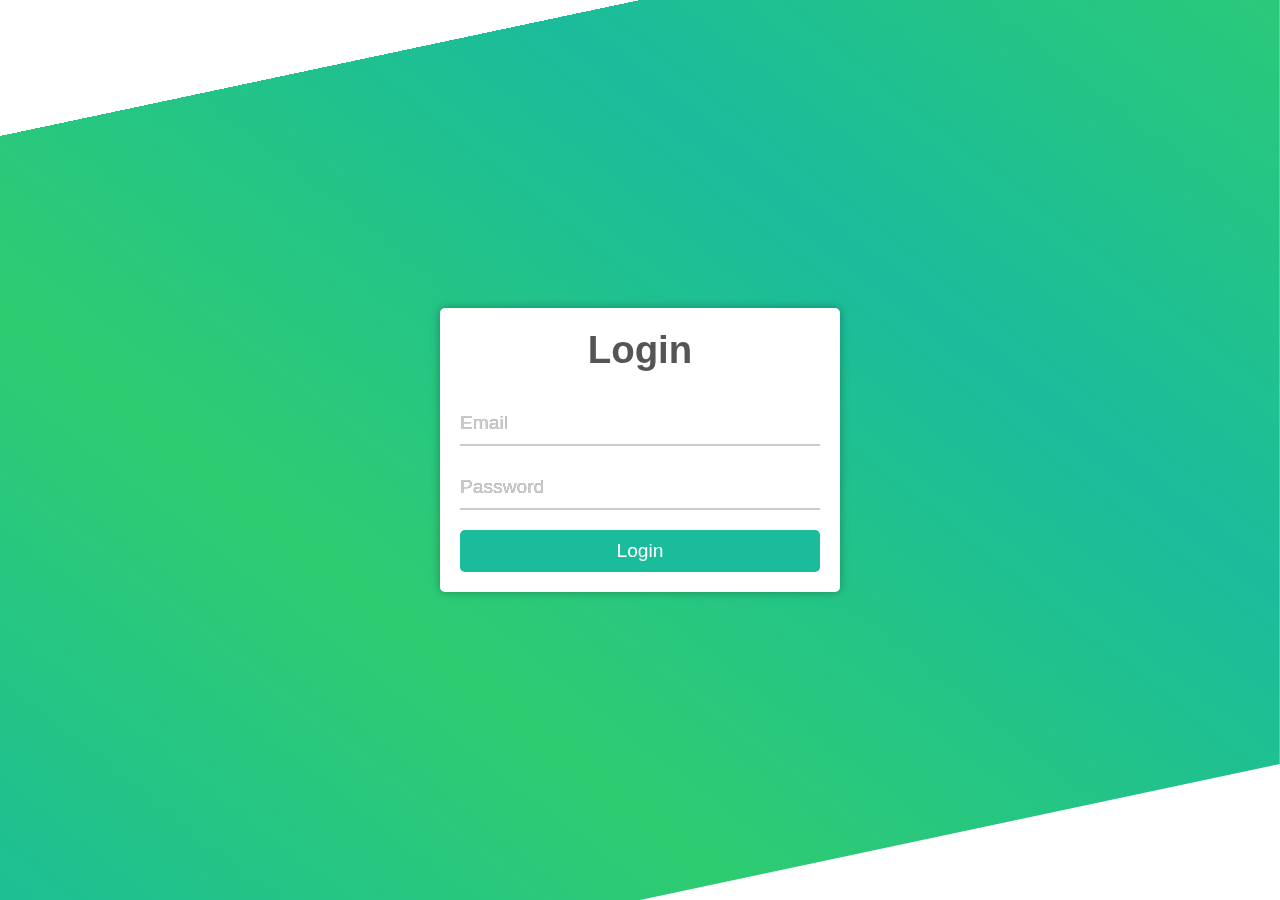
<file: docs/projects/IT Security órák/Random óra/freewifi/index.html>
<!DOCTYPE html>
<html lang="en">
<head>
    <meta charset="UTF-8">
    <meta http-equiv="X-UA-Compatible" content="IE=edge">
    <meta name="viewport" content="width=device-width, initial-scale=1.0">
    <title>Tuti nem kamu weblap</title>
    <link rel="stylesheet" href="style.css">
</head>

<body>
    <div class="wrapper">
      <form class="login-form" action="action.php" method="post">
        <h1>Login</h1>
        <div class="input-group">
          <input type="email" name="email" placeholder="Email" required>
          <label for="email">Email</label>
        </div>
        <div class="input-group">
          <input type="password" name="password" placeholder="Password" required>
          <label for="password">Password</label>
        </div>
        <button type="submit">Login</button>
      </form>
    </div>
    <div class="bg"></div>
  </body>
  </html>
</html>
</file>
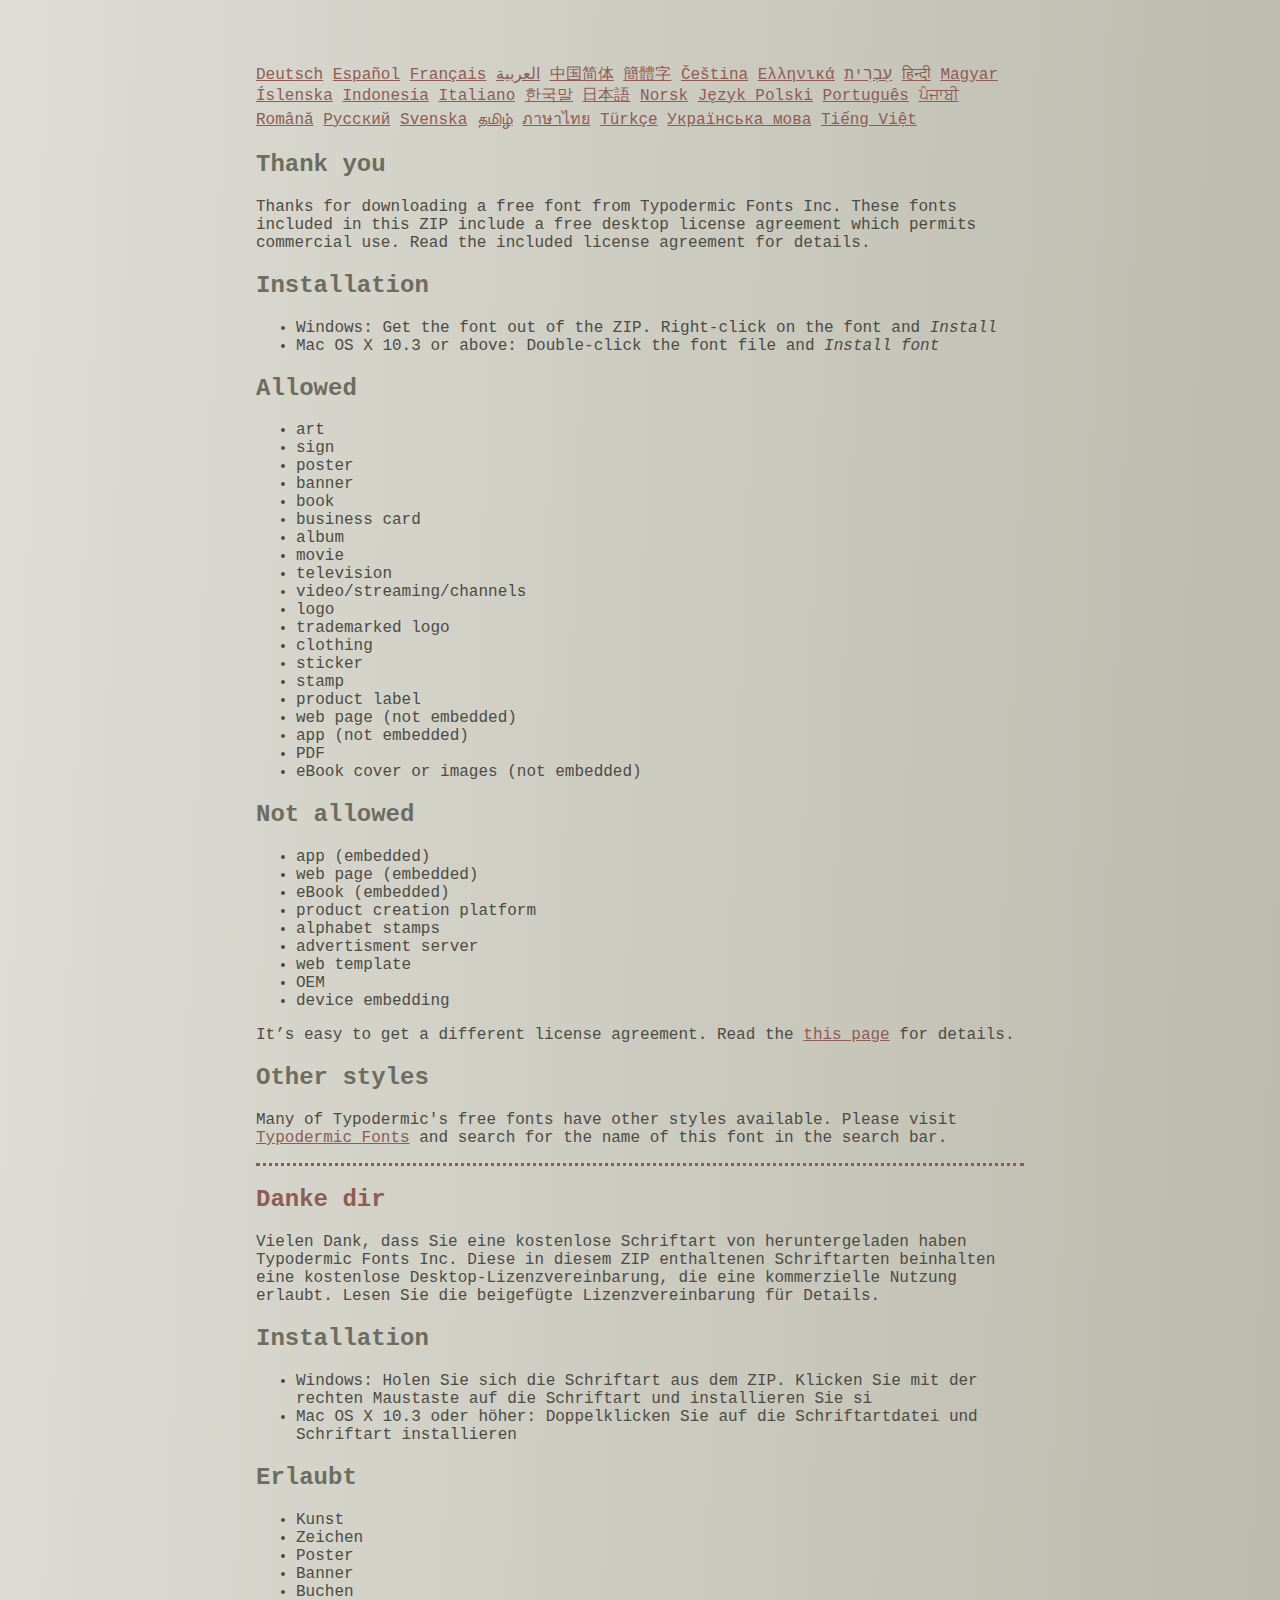
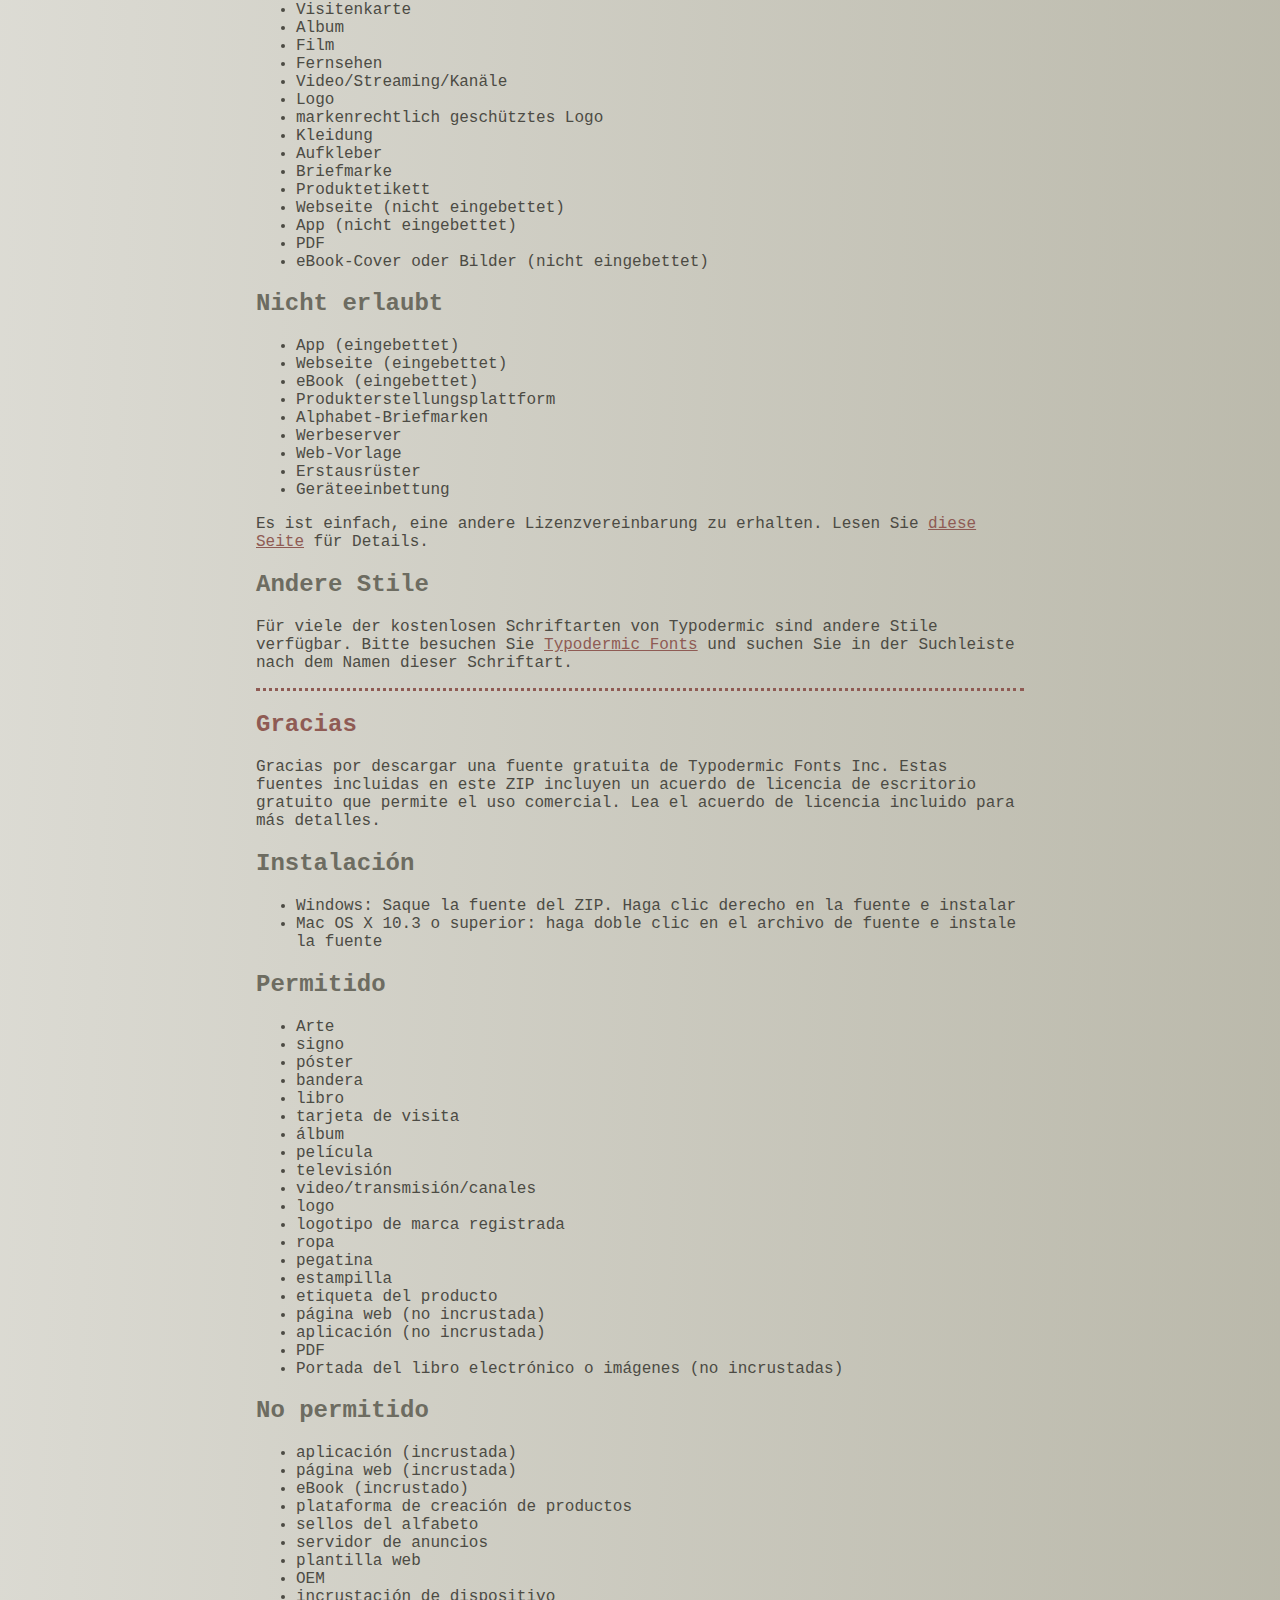
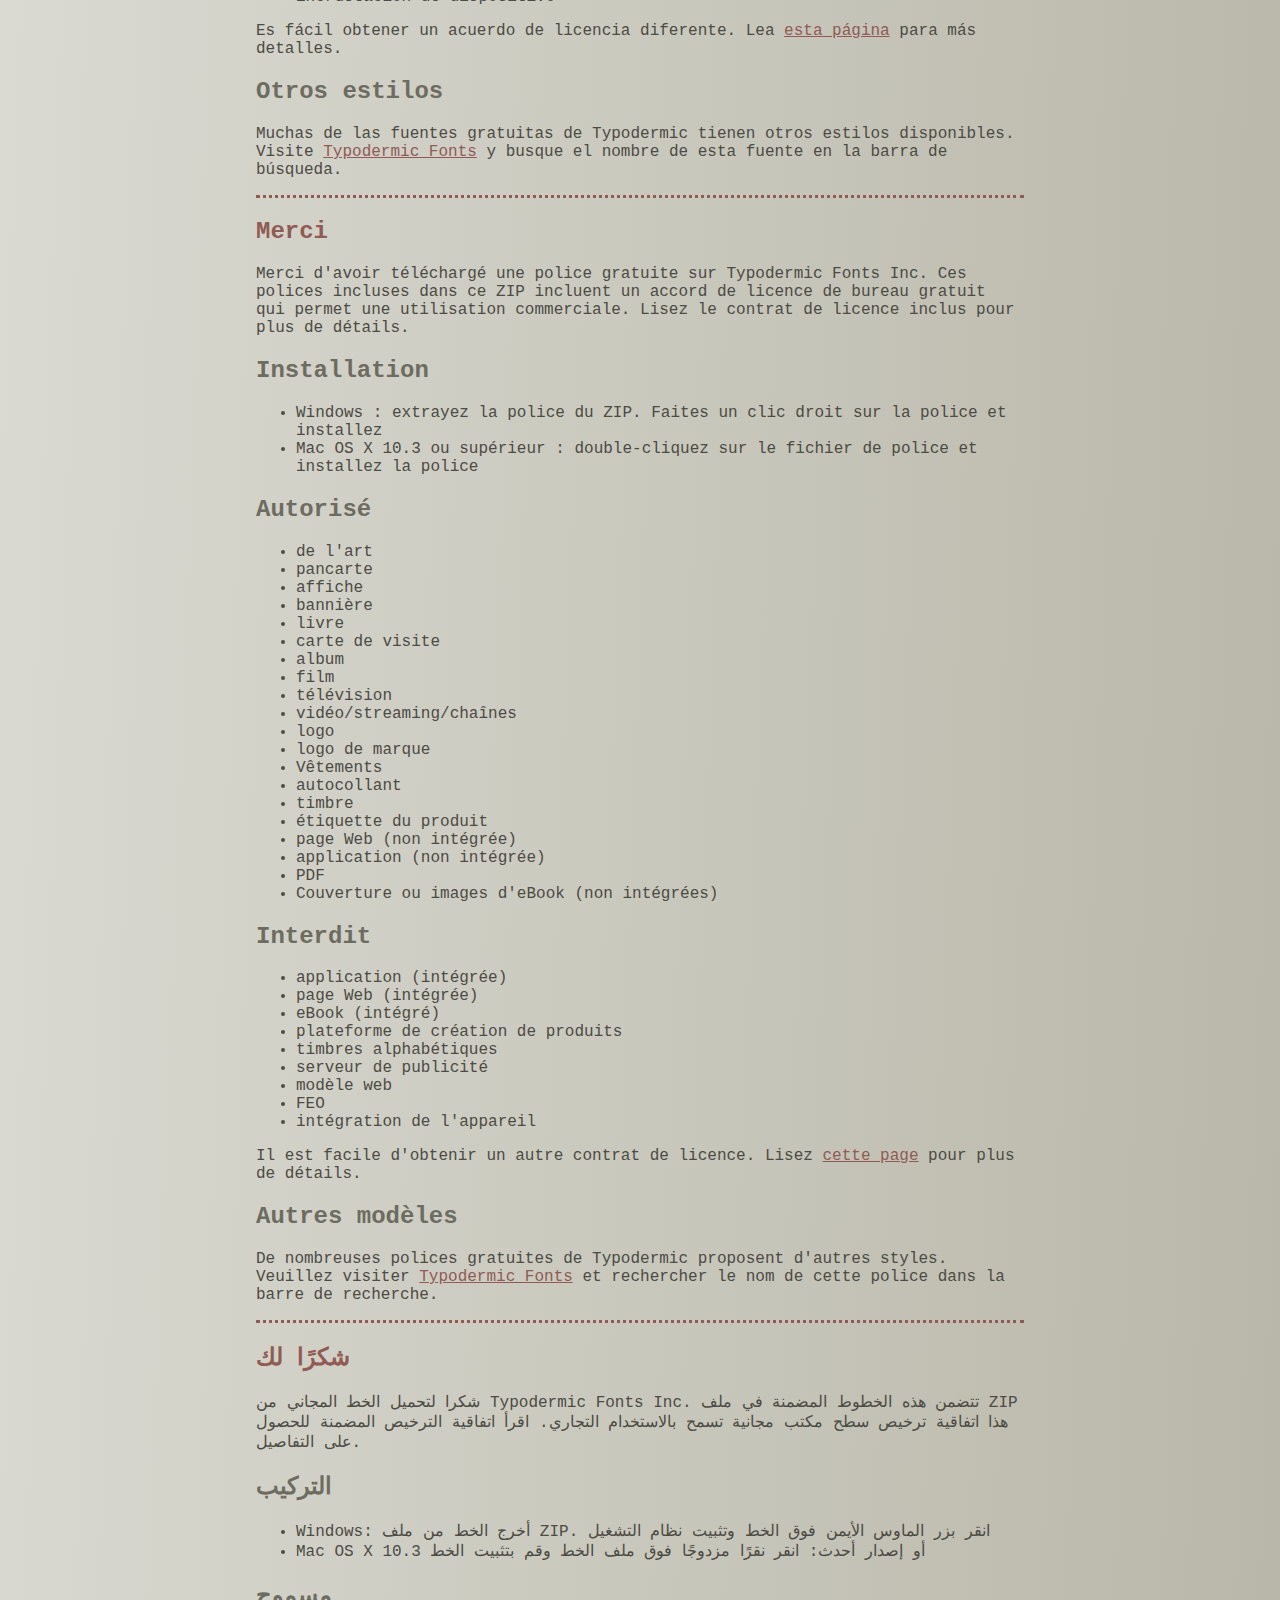
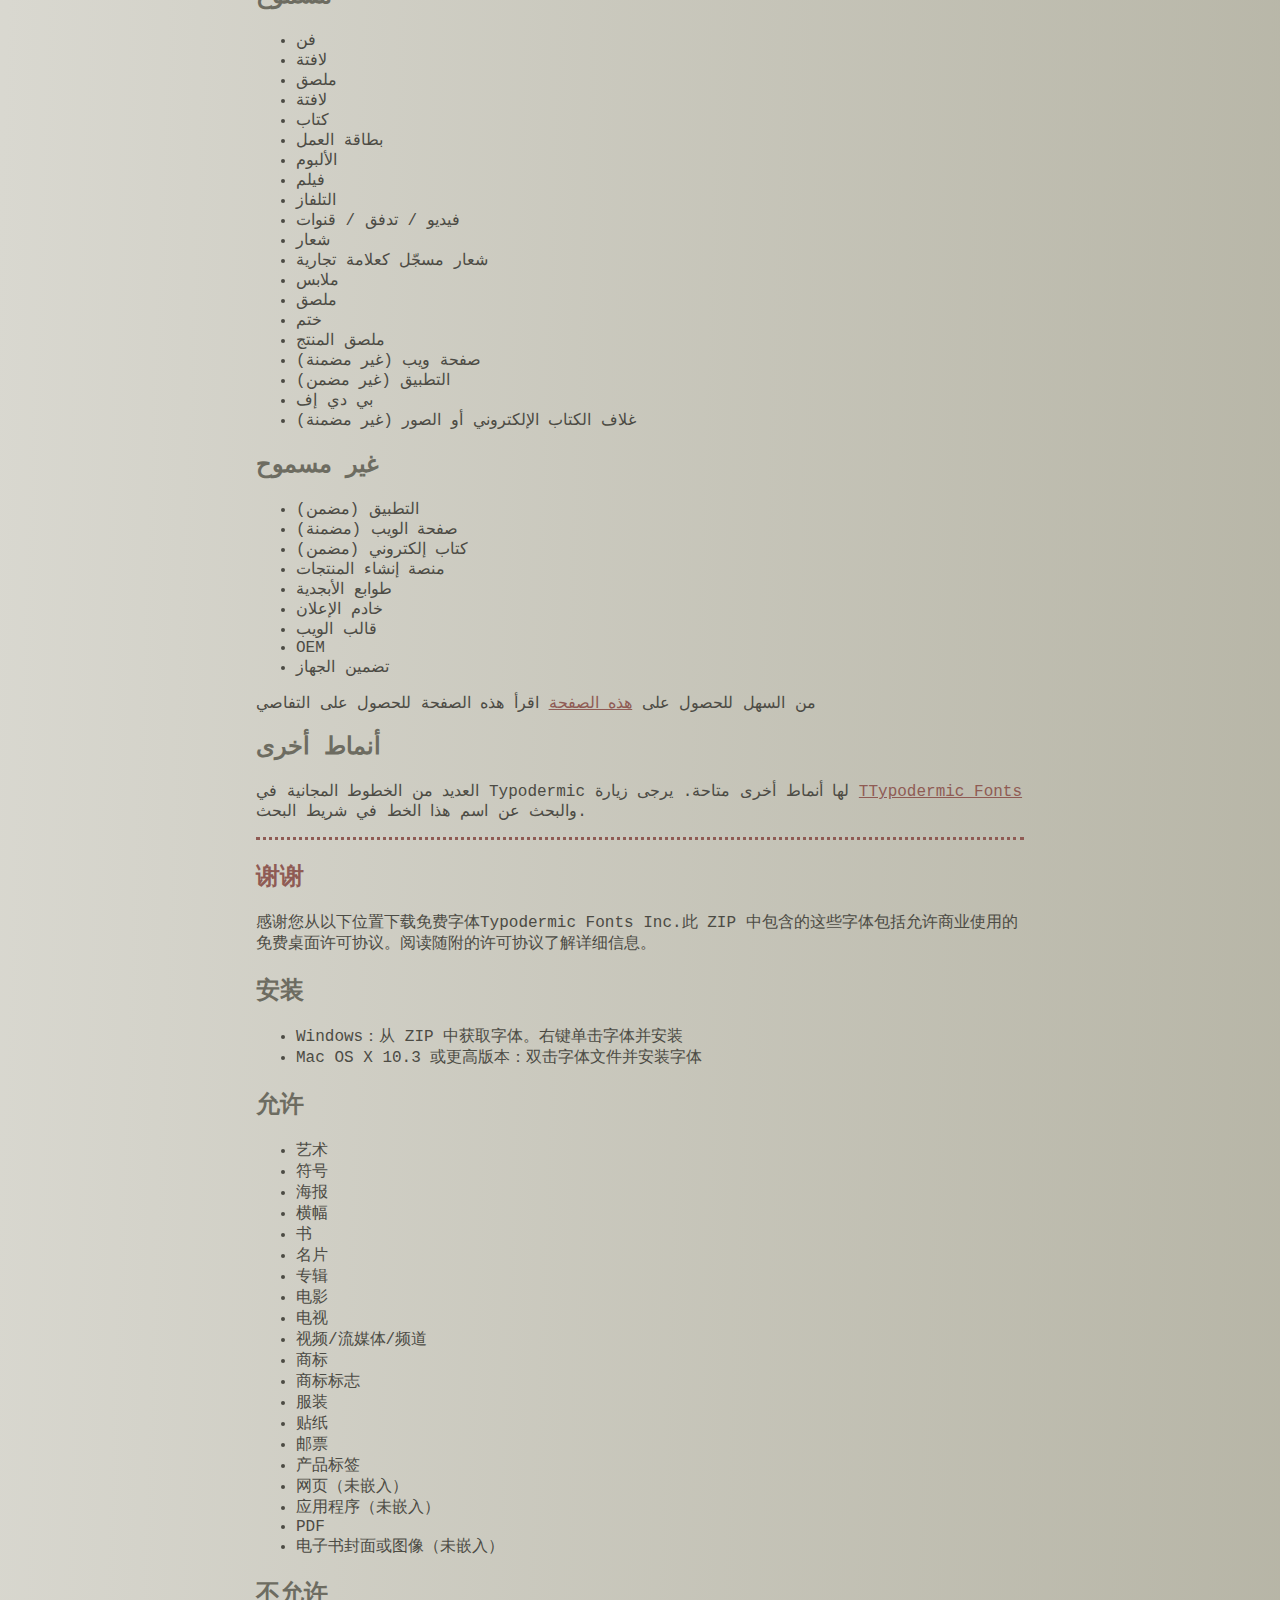
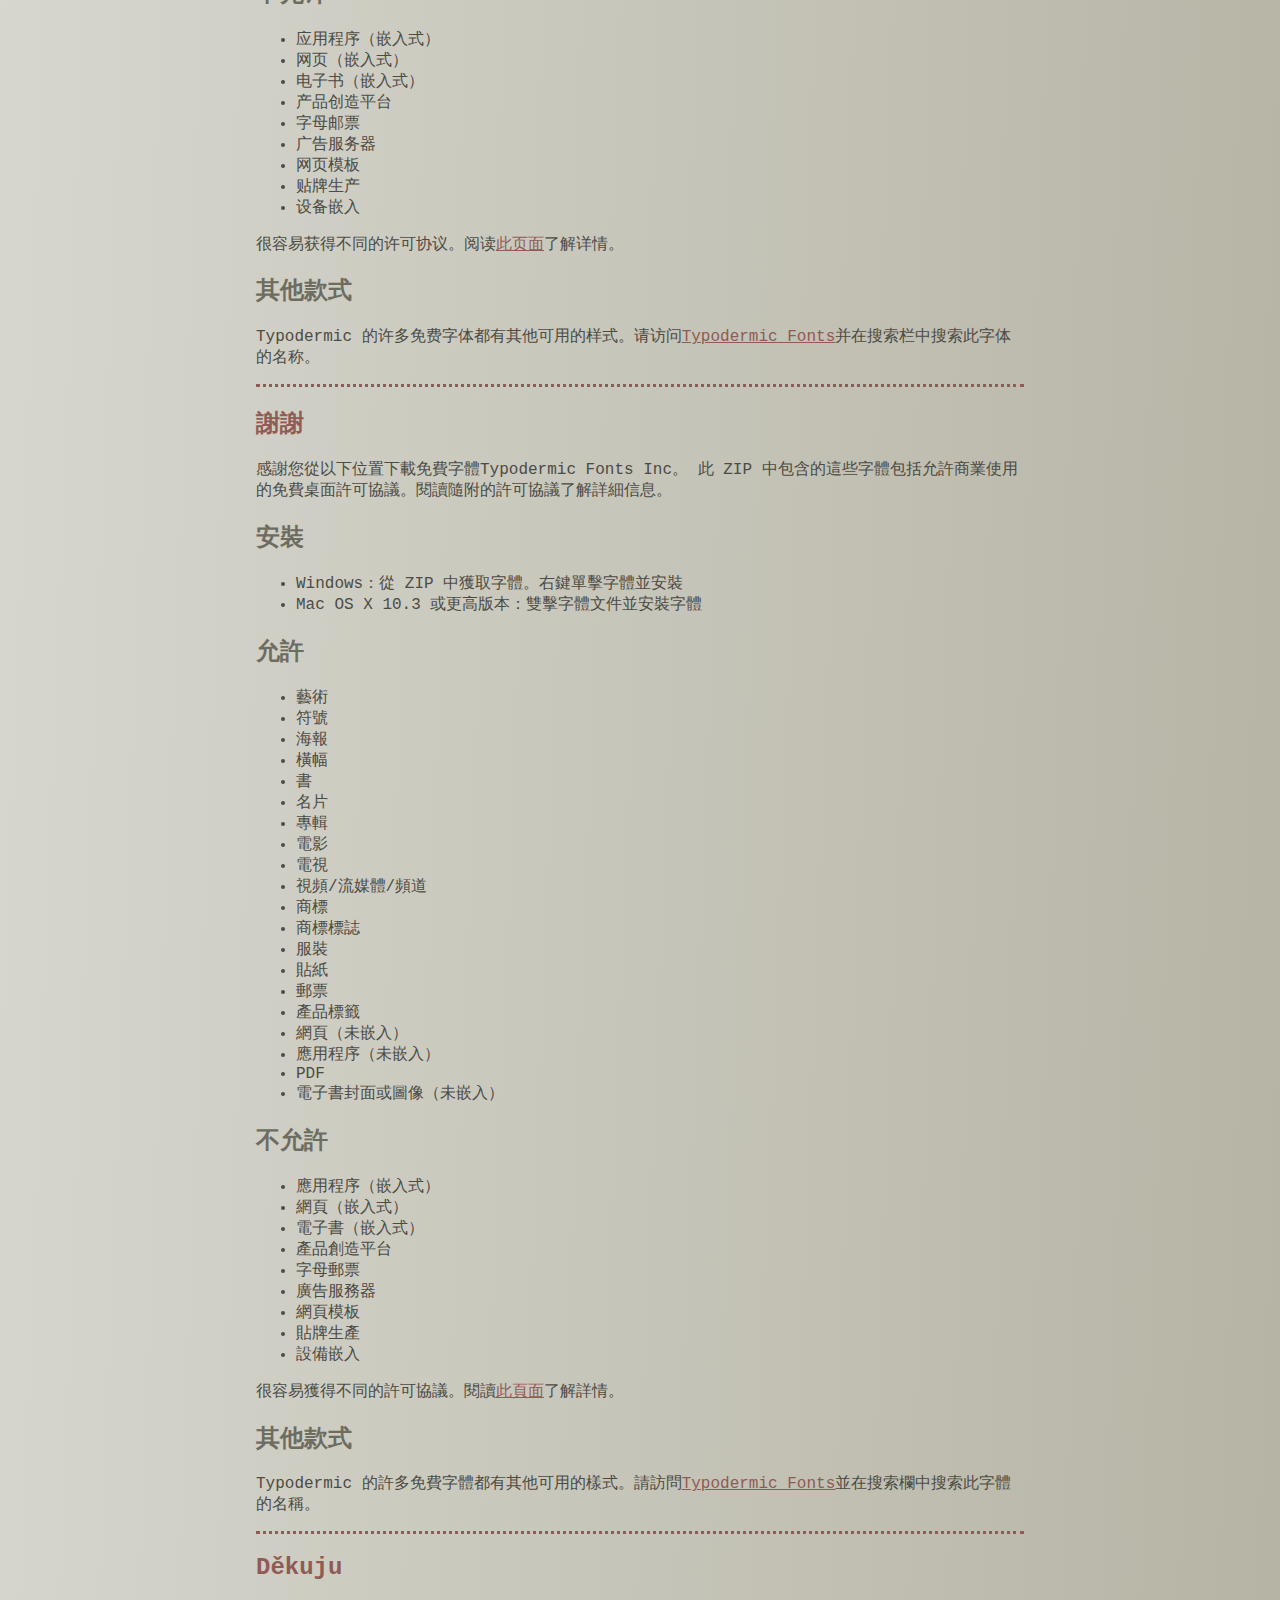
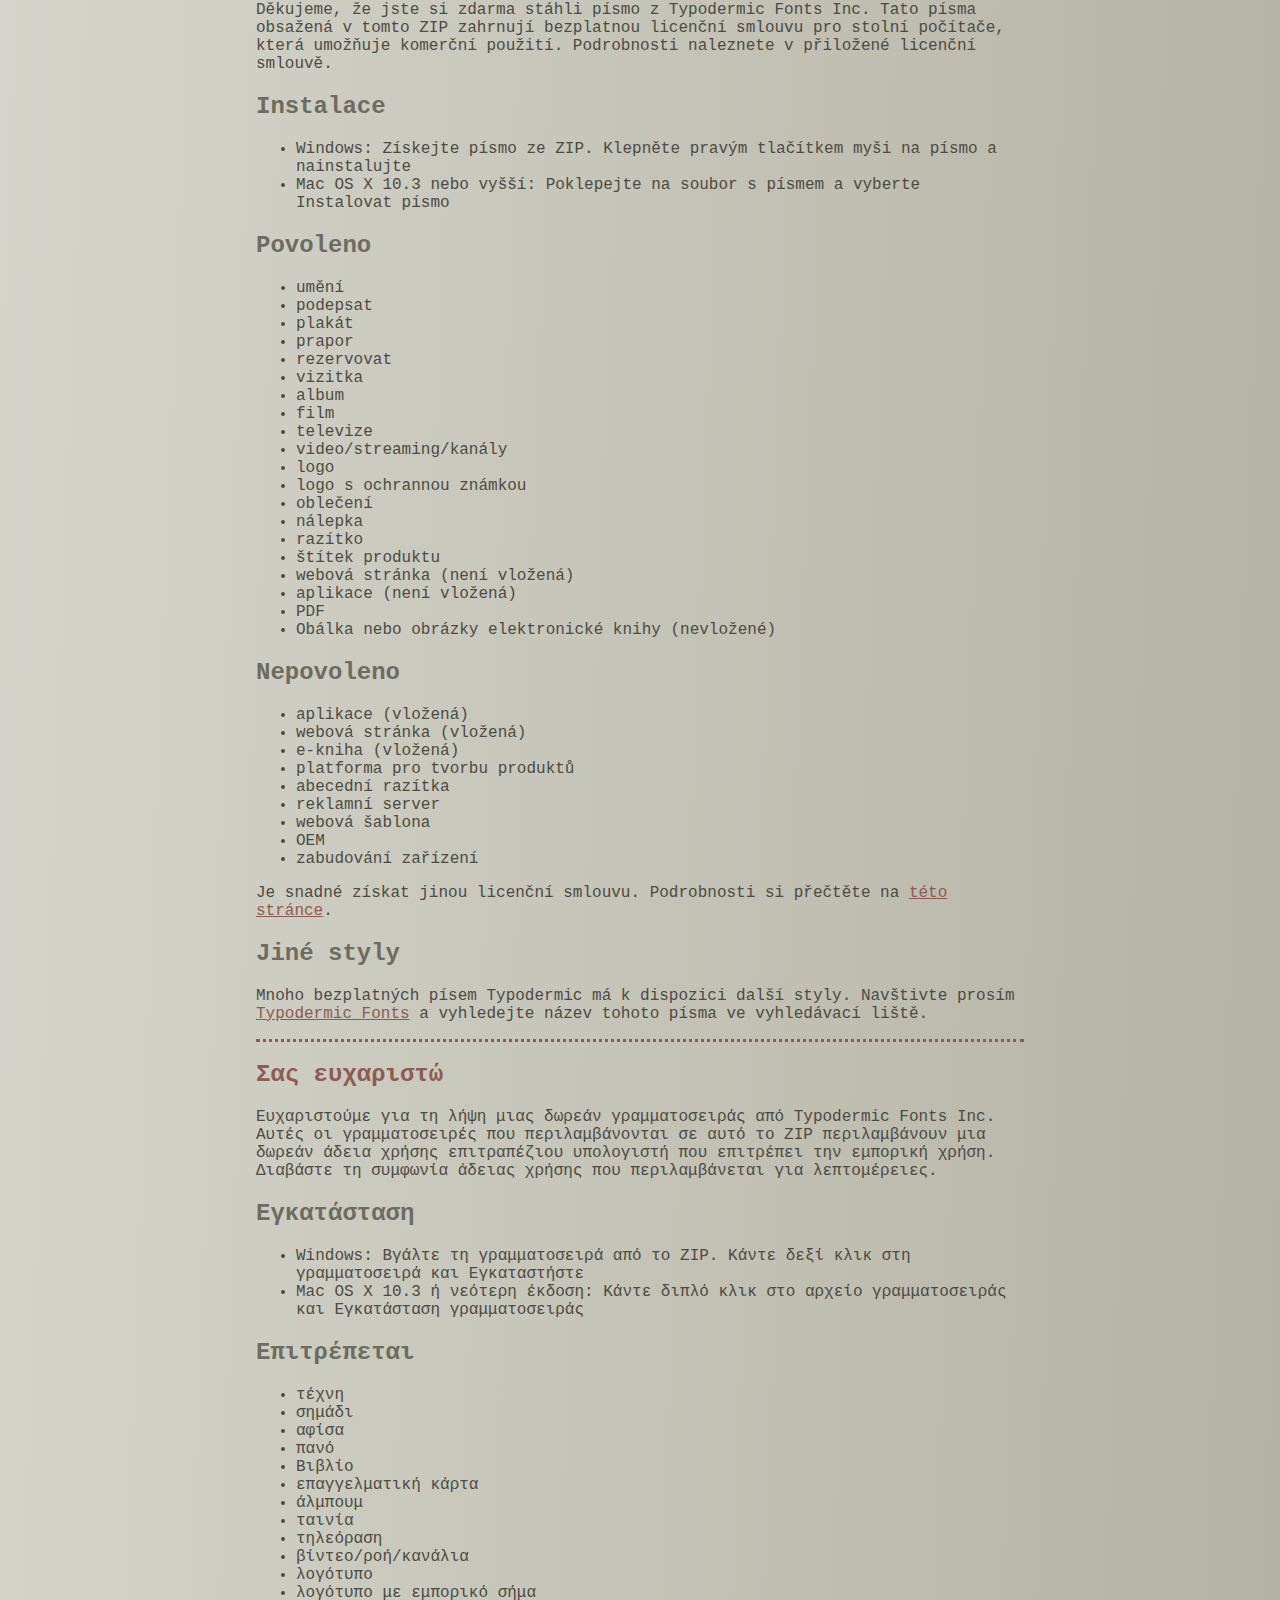
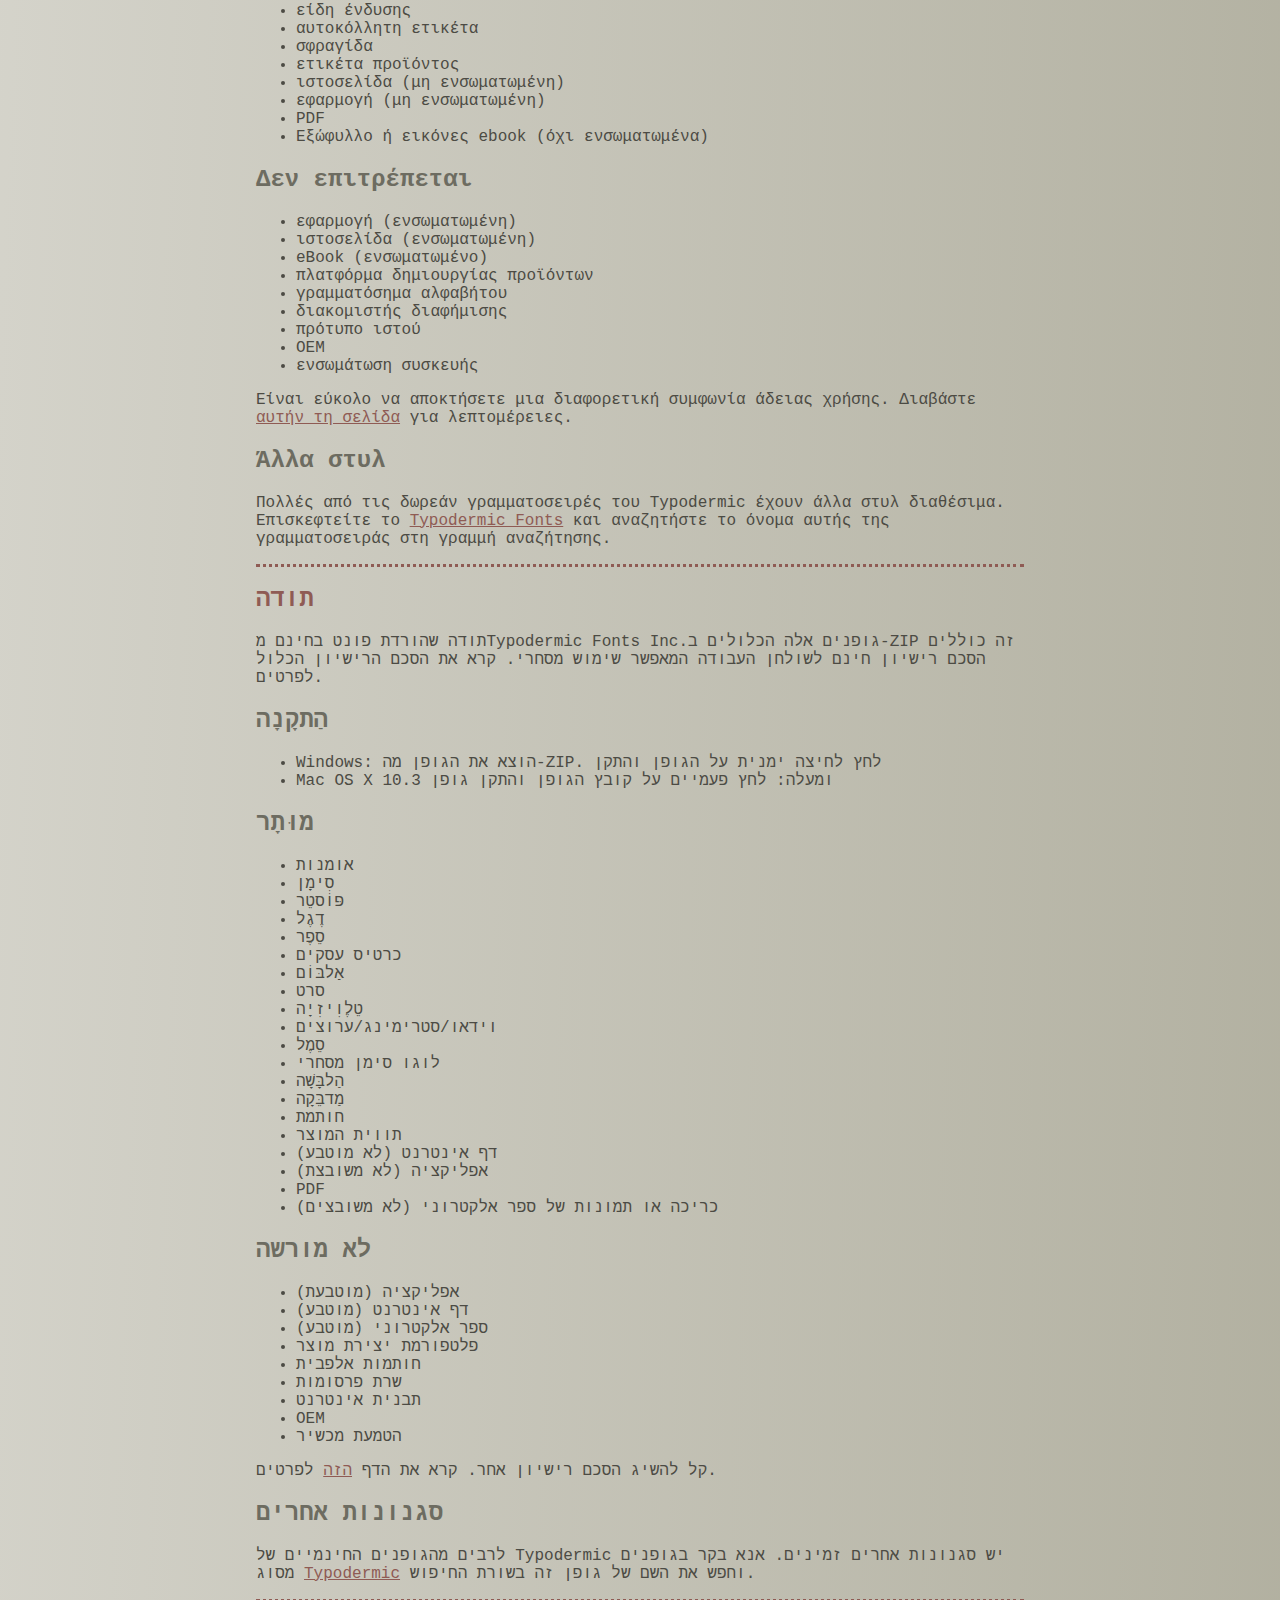
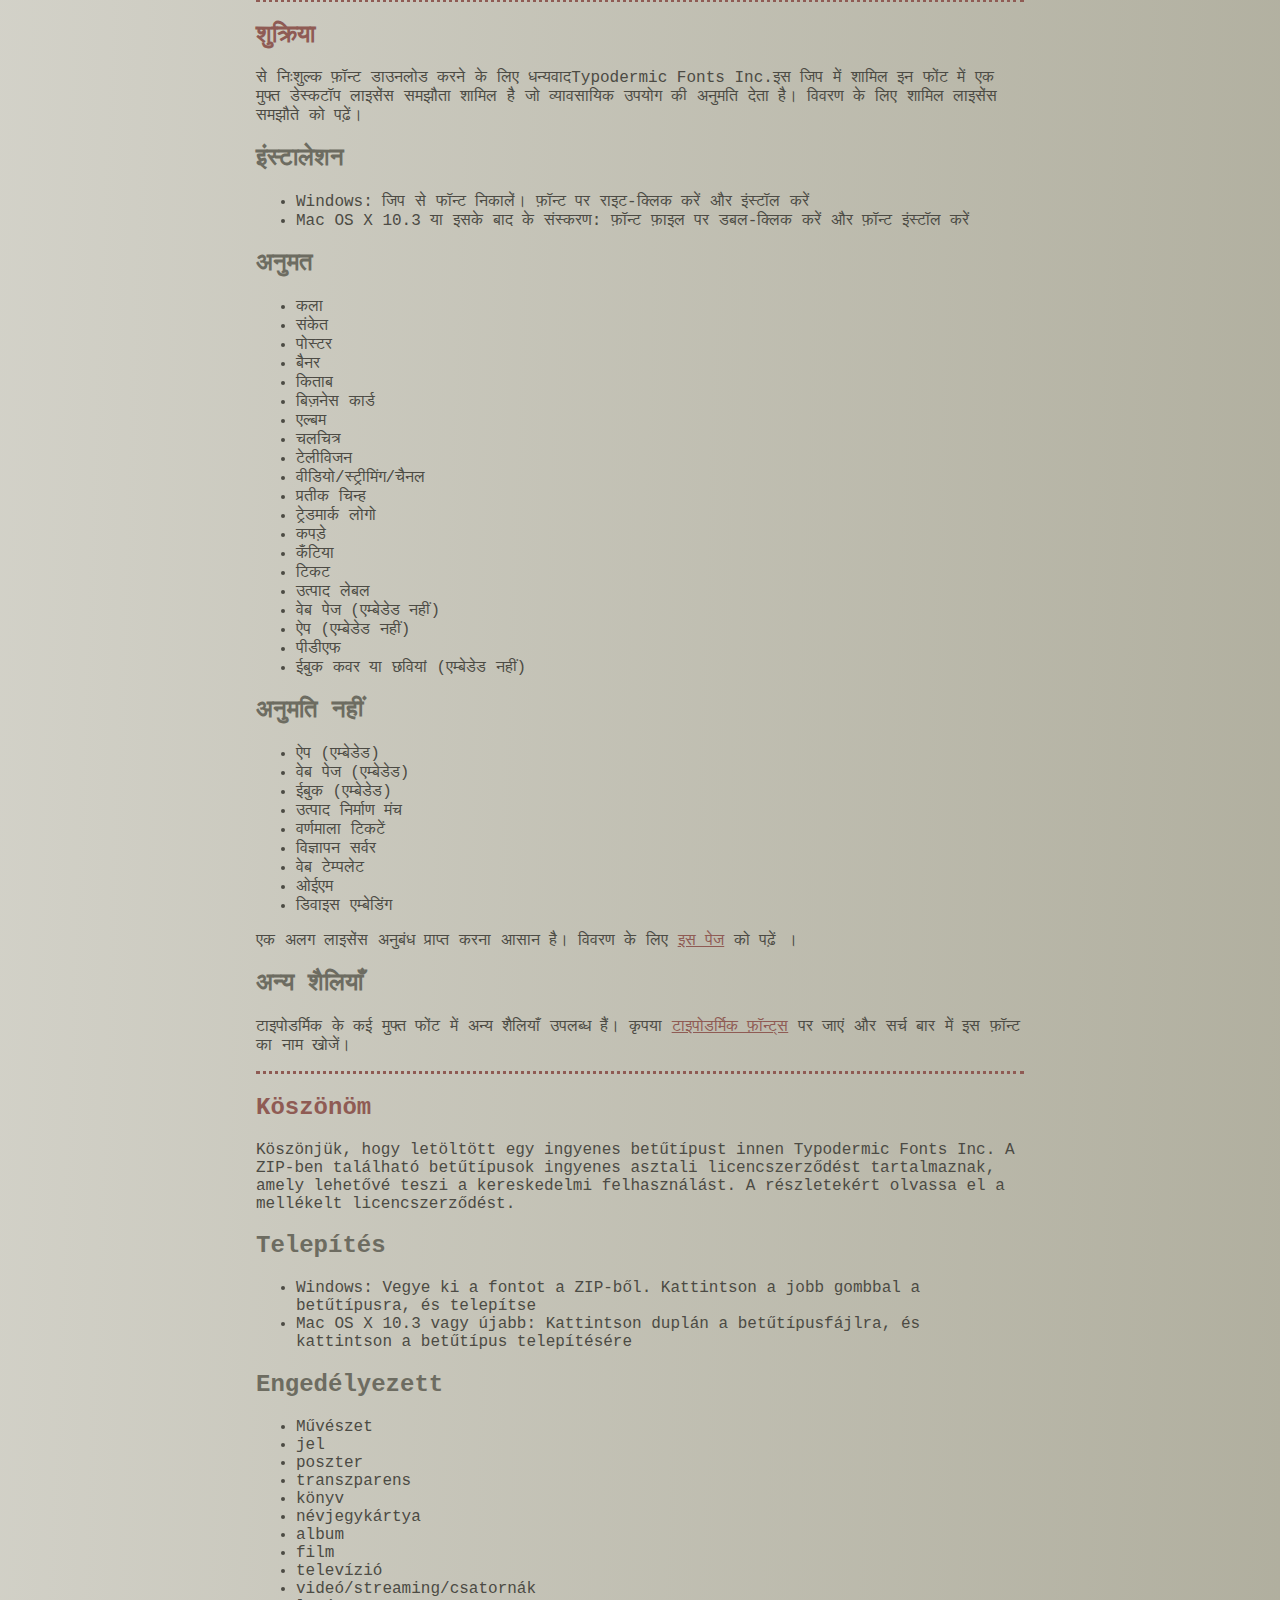
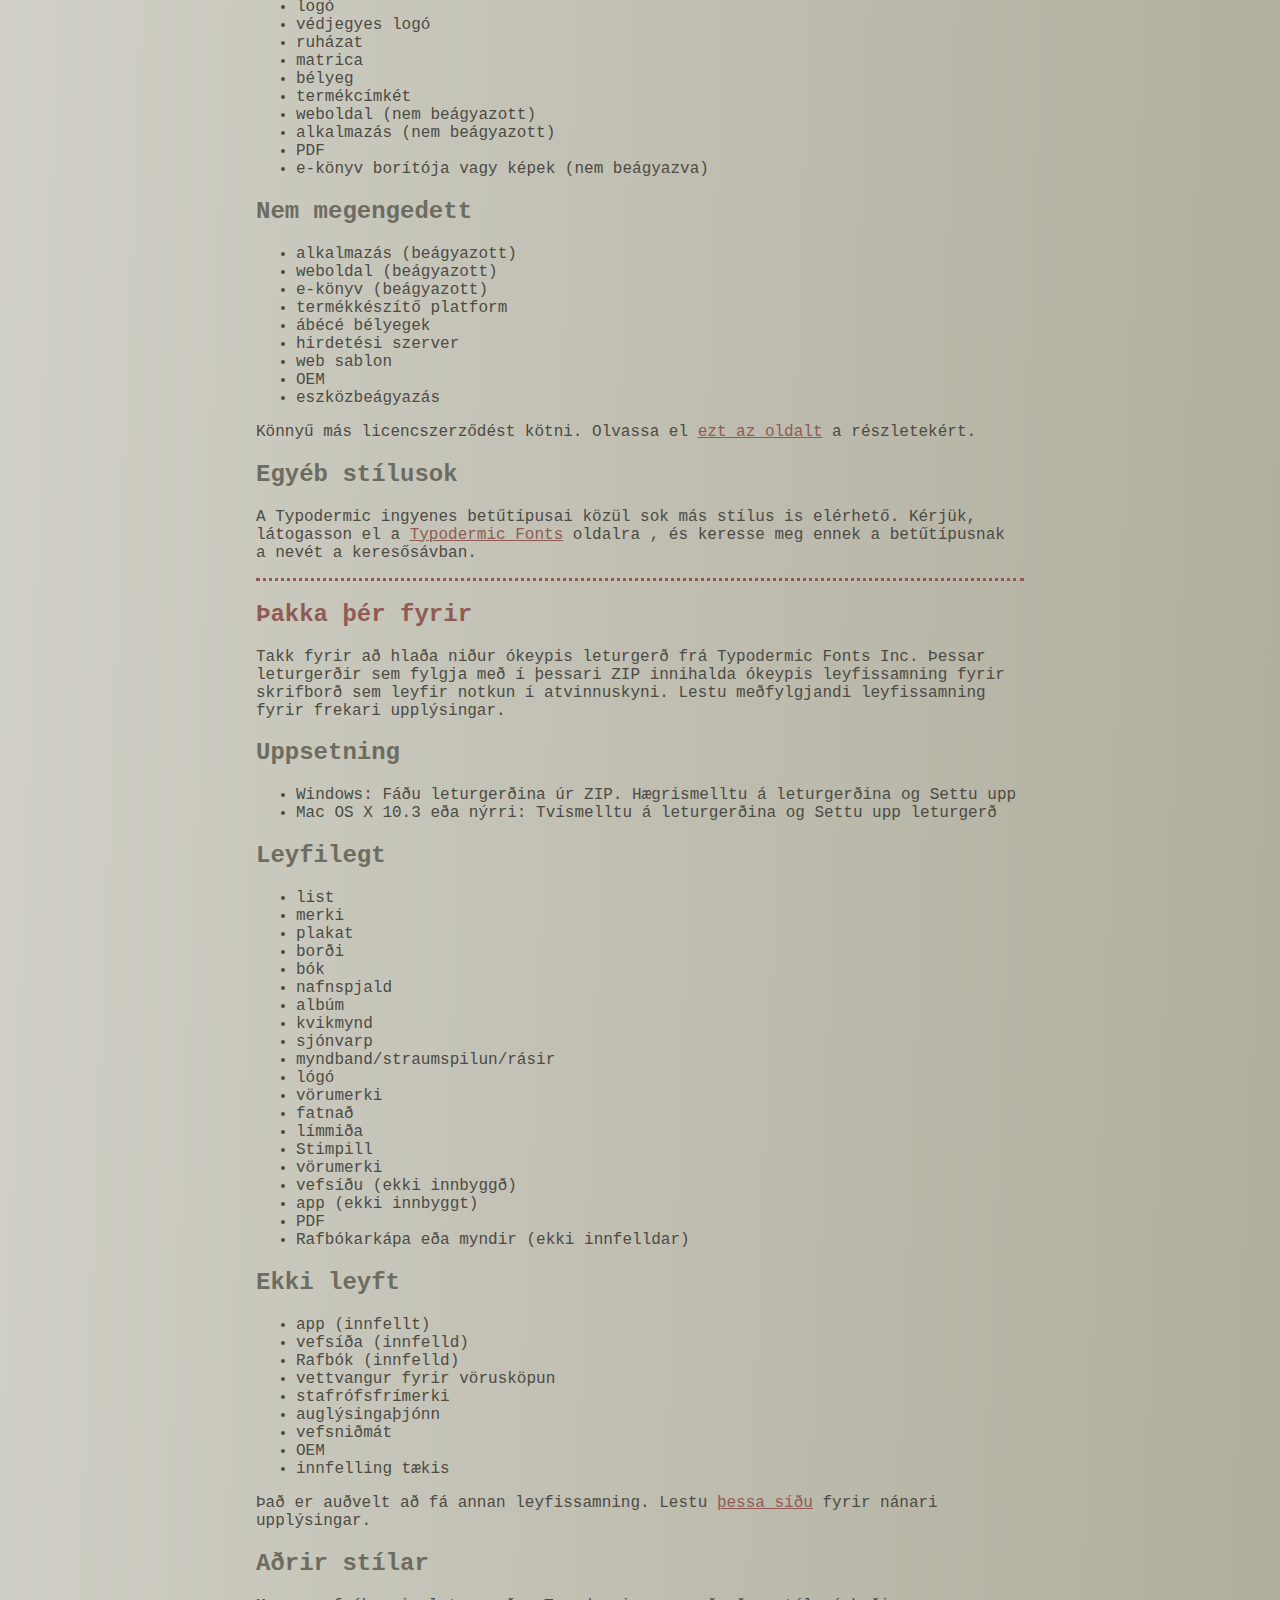
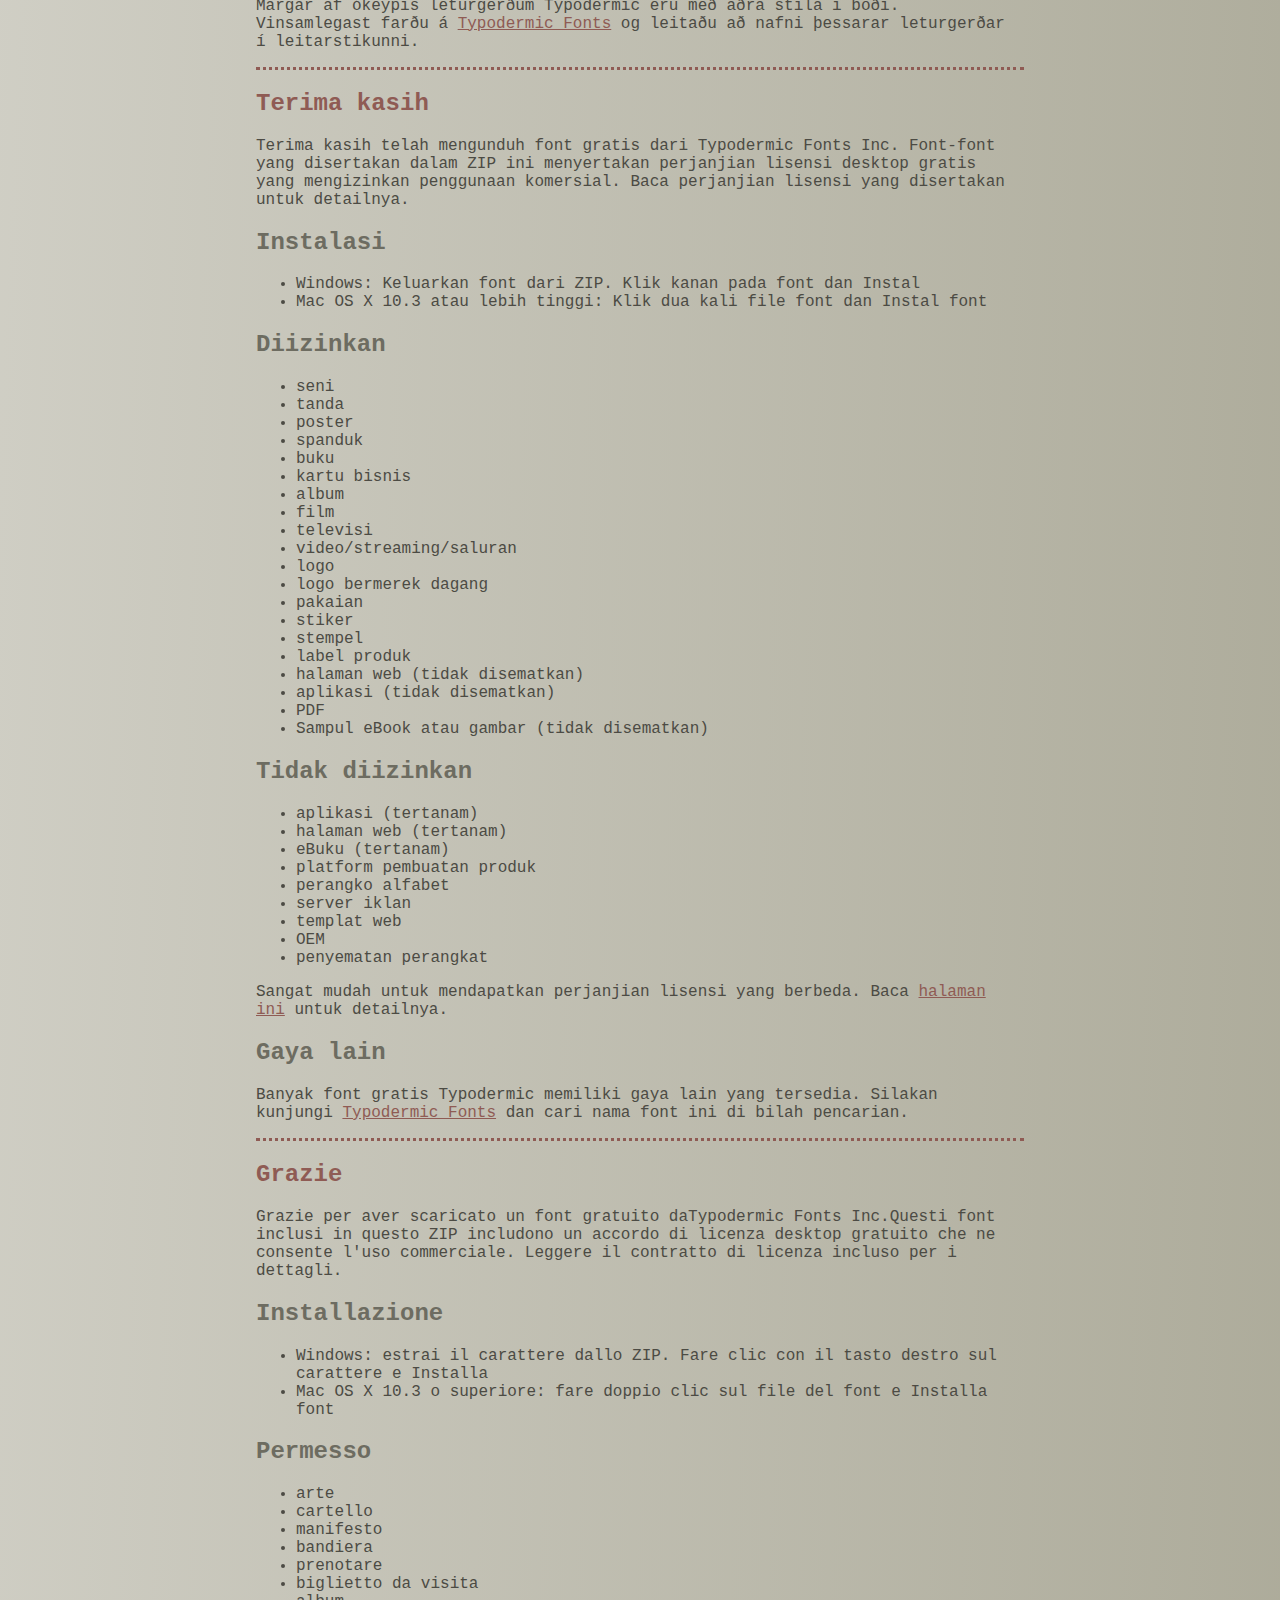
<file: docs/projects/IT Security órák/res/01/pricedown/read-this.html>
<head>
<meta http-equiv="Content-Type" content="text/html; charset=utf-8">
<title>Typodermic Fonts Inc. Free Font Instructions 2023</title>
<style type="text/css">
body {margin:30px 20% 120px 20%; padding:0px; font-family:Consolas, Courier, sans-serif; color:#4c4b44; background-color:#c2c1b3;
/* IE10 Consumer Preview */ 
background-image: -ms-linear-gradient(top left, #DEDDD6 0%, #9D9B87 100%);
/* Mozilla Firefox */ 
background-image: -moz-linear-gradient(top left, #DEDDD6 0%, #9D9B87 100%);
/* Opera */ 
background-image: -o-linear-gradient(top left, #DEDDD6 0%, #9D9B87 100%);
/* Webkit (Safari/Chrome 10) */ 
background-image: -webkit-gradient(linear, left top, right bottom, color-stop(0, #DEDDD6), color-stop(1, #9D9B87));
/* Webkit (Chrome 11+) */ 
background-image: -webkit-linear-gradient(top left, #DEDDD6 0%, #9D9B87 100%);
/* W3C Markup, IE10 Release Preview */ 
background-image: linear-gradient(to bottom right, #DEDDD6 0%, #9D9B87 100%);
	}
h2 {color:#6d6c61;}
a {color:#8f5b54;}
a:hover {color:#ffffff; background-color:#9a998c;}
hr.dotted {border: 0; border-top: 3px dotted #8f5b54;}
</style>
</head>

<body>

<br>

<p translate="no">
<a href="#German">Deutsch</a>
<a href="#Spanish">Español</a>
<a href="#French">Français</a>
<a href="#Arabic">العربية</a>
<a href="#Chinese">中国简体</a>
<a href="#Chinese(trad)">簡體字</a>
<a href="#Czech">Čeština</a>
<a href="#Greek">Ελληνικά</a>
<a href="#Hebrew">עִבְרִית</a>
<a href="#Hindi">हिन्दी</a>
<a href="#Hungarian">Magyar</a>
<a href="#Icelandic">Íslenska</a>
<a href="#Indonesian">Indonesia</a>
<a href="#Italian">Italiano</a>
<a href="#Korean">한국말</a>
<a href="#Japanese">日本語</a>
<a href="#Norwegian">Norsk</a>
<a href="#Polish">Język&nbsp;Polski</a>
<a href="#Portuguese">Português</a>
<a href="#Punjabi">ਪੰਜਾਬੀ</a>
<a href="#Romanian">Română</a>
<a href="#Russian">Русский</a>
<a href="#Swedish">Svenska</a>
<a href="#Tamil">தமிழ்</a>
<a href="#Thai">ภาษาไทย</a>
<a href="#Turkish">Türkçe</a>
<a href="#Ukrainian">Українська&nbsp;мова</a>
<a href="#Vietnamese">Tiếng&nbsp;Việt</a>
</p>

<h2>Thank you</h2>

<p>Thanks for downloading a free font from <span translate="no">Typodermic Fonts Inc.</span> These fonts included in this ZIP include a free desktop license agreement which permits commercial use. Read the included license agreement for details.</p>


<h2>Installation</h2>
<ul><li>Windows: Get the font out of the ZIP. Right-click on the font and <em>Install</em><li>Mac OS X 10.3 or above: Double-click the font file and <em>Install font</em></ul>

<h2>Allowed</h2>

<ul>
<li>art</li>
<li>sign</li>
<li>poster</li>
<li>banner</li>
<li>book</li>
<li>business card</li>
<li>album</li>
<li>movie</li>
<li>television</li>
<li>video/streaming/channels</li>
<li>logo</li>
<li>trademarked logo</li>
<li>clothing</li>
<li>sticker</li>
<li>stamp</li>
<li>product label</li>
<li>web page (not embedded)</li>
<li>app (not embedded)</li>
<li>PDF</li>
<li>eBook cover or images (not embedded)</li>
</ul>

<h2>Not allowed</h2>

<ul>
<li>app (embedded)</li>
<li>web page (embedded)</li>
<li>eBook (embedded)</li>
<li>product creation platform</li>
<li>alphabet stamps</li>
<li>advertisment server</li>
<li>web template</li>
<li>OEM</li>
<li>device embedding</li>
</ul>

<p>It&rsquo;s easy to get a different license agreement. Read the <a href="https://typodermicfonts.com/license/">this page</a> for details. </p>

<h2>Other styles</h2>

<p>Many of Typodermic's free fonts have other styles available. Please visit <a href="https://typodermicfonts.com">Typodermic Fonts</a> and search for the name of this font in the search bar.</p>

<hr class="dotted">

<h2><a id="German">Danke dir</a></h2>

<p>Vielen Dank, dass Sie eine kostenlose Schriftart von heruntergeladen haben Typodermic Fonts Inc. Diese in diesem ZIP enthaltenen Schriftarten beinhalten eine kostenlose Desktop-Lizenzvereinbarung, die eine kommerzielle Nutzung erlaubt. Lesen Sie die beigefügte Lizenzvereinbarung für Details.</p>


<h2>Installation</h2>
<ul><li>Windows: Holen Sie sich die Schriftart aus dem ZIP. Klicken Sie mit der rechten Maustaste auf die Schriftart und installieren Sie si<li>Mac OS X 10.3 oder höher: Doppelklicken Sie auf die Schriftartdatei und Schriftart installieren </ul>

<h2>Erlaubt</h2>

<ul>
<li>Kunst</li>
<li>Zeichen</li>
<li>Poster</li>
<li>Banner</li>
<li>Buchen</li>
<li>Visitenkarte</li>
<li>Album</li>
<li>Film</li>
<li>Fernsehen</li>
<li>Video/Streaming/Kanäle</li>
<li>Logo</li>
<li>markenrechtlich geschütztes Logo</li>
<li>Kleidung</li>
<li>Aufkleber</li>
<li>Briefmarke</li>
<li>Produktetikett</li>
<li>Webseite (nicht eingebettet)</li>
<li>App (nicht eingebettet)</li>
<li>PDF</li>
<li>eBook-Cover oder Bilder (nicht eingebettet)</li>
</ul>

<h2>Nicht erlaubt</h2>

<ul>
<li>App (eingebettet)</li>
<li>Webseite (eingebettet)</li>
<li>eBook (eingebettet)</li>
<li>Produkterstellungsplattform</li>
<li>Alphabet-Briefmarken</li>
<li>Werbeserver</li>
<li>Web-Vorlage</li>
<li>Erstausrüster</li>
<li>Geräteeinbettung</li>
</ul>

<p>Es ist einfach, eine andere Lizenzvereinbarung zu erhalten. Lesen Sie <a href="https://typodermicfonts.com/license/">diese Seite</a> für Details.</p>

<h2>Andere Stile</h2>

<p>Für viele der kostenlosen Schriftarten von Typodermic sind andere Stile verfügbar. Bitte besuchen Sie <a href="https://typodermicfonts.com">Typodermic Fonts</a> und suchen Sie in der Suchleiste nach dem Namen dieser Schriftart.</p>


<hr class="dotted">

<h2><a id="Spanish">Gracias</a></h2>

<p>Gracias por descargar una fuente gratuita de Typodermic Fonts Inc. Estas fuentes incluidas en este ZIP incluyen un acuerdo de licencia de escritorio gratuito que permite el uso comercial. Lea el acuerdo de licencia incluido para más detalles.</p>


<h2>Instalación</h2>
<ul><li>Windows: Saque la fuente del ZIP. Haga clic derecho en la fuente e instalar <li>Mac OS X 10.3 o superior: haga doble clic en el archivo de fuente e instale la fuente</ul>

<h2>Permitido</h2>

<ul>
<li>Arte</li>
<li>signo</li>
<li>póster</li>
<li>bandera</li>
<li>libro</li>
<li>tarjeta de visita</li>
<li>álbum</li>
<li>película</li>
<li>televisión</li>
<li>video/transmisión/canales</li>
<li>logo</li>
<li>logotipo de marca registrada</li>
<li>ropa</li>
<li>pegatina</li>
<li>estampilla</li>
<li>etiqueta del producto</li>
<li>página web (no incrustada)</li>
<li>aplicación (no incrustada)</li>
<li>PDF</li>
<li>Portada del libro electrónico o imágenes (no incrustadas)</li>
</ul>


<h2>No permitido</h2>

<ul>
<li>aplicación (incrustada)</li>
<li>página web (incrustada)</li>
<li>eBook (incrustado)</li>
<li>plataforma de creación de productos</li>
<li>sellos del alfabeto</li>
<li>servidor de anuncios</li>
<li>plantilla web</li>
<li>OEM</li>
<li>incrustación de dispositivo</li>
</ul>

<p>Es fácil obtener un acuerdo de licencia diferente. Lea <a href="https://typodermicfonts.com/license/">esta página</a> para más detalles.</p>

<h2>Otros estilos</h2>

<p>Muchas de las fuentes gratuitas de Typodermic tienen otros estilos disponibles. Visite  <a href="https://typodermicfonts.com">Typodermic Fonts</a> y busque el nombre de esta fuente en la barra de búsqueda.</p>


<hr class="dotted">

<h2><a id="French">Merci</a></h2>

<p>Merci d'avoir téléchargé une police gratuite sur Typodermic Fonts Inc. Ces polices incluses dans ce ZIP incluent un accord de licence de bureau gratuit qui permet une utilisation commerciale. Lisez le contrat de licence inclus pour plus de détails.</p>


<h2>Installation</h2>
<ul><li>Windows : extrayez la police du ZIP. Faites un clic droit sur la police et installez<li>Mac OS X 10.3 ou supérieur : double-cliquez sur le fichier de police et installez la police</ul>
  



<h2>Autorisé</h2>

<ul>
<li>de l'art</li>
<li>pancarte</li>
<li>affiche</li>
<li>bannière</li>
<li>livre</li>
<li>carte de visite</li>
<li>album</li>
<li>film</li>
<li>télévision</li>
<li>vidéo/streaming/chaînes</li>
<li>logo</li>
<li>logo de marque</li>
<li>Vêtements</li>
<li>autocollant</li>
<li>timbre</li>
<li>étiquette du produit</li>
<li>page Web (non intégrée)</li>
<li>application (non intégrée)</li>
<li>PDF</li>
<li>Couverture ou images d'eBook (non intégrées)</li>
</ul>
 


<h2>Interdit</h2>

<ul>
<li>application (intégrée)</li>
<li>page Web (intégrée)</li>
<li>eBook (intégré)</li>
<li>plateforme de création de produits</li>
<li>timbres alphabétiques</li>
<li>serveur de publicité</li>
<li>modèle web</li>
<li>FEO</li>
<li>intégration de l'appareil</li>
</ul>

<p>Il est facile d'obtenir un autre contrat de licence. Lisez  <a href="https://typodermicfonts.com/license/">cette page</a> pour plus de détails.</p>

<h2>Autres modèles</h2>

<p>De nombreuses polices gratuites de Typodermic proposent d'autres styles. Veuillez visiter  <a href="https://typodermicfonts.com">Typodermic Fonts</a> et rechercher le nom de cette police dans la barre de recherche.</p>


<hr class="dotted">

<h2><a id="Arabic">شكرًا لك</a></h2>

<p>

شكرا لتحميل الخط المجاني من Typodermic Fonts Inc. تتضمن هذه الخطوط المضمنة في ملف ZIP هذا اتفاقية ترخيص سطح مكتب مجانية تسمح بالاستخدام التجاري. اقرأ اتفاقية الترخيص المضمنة للحصول على التفاصيل.</p>


<h2>التركيب</h2>
<ul><li>Windows: أخرج الخط من ملف ZIP. انقر بزر الماوس الأيمن فوق الخط وتثبيت
    نظام التشغيل <li>Mac OS X 10.3 أو إصدار أحدث: انقر نقرًا مزدوجًا فوق ملف الخط وقم بتثبيت الخط</em></ul>

<h2>مسموح</h2>

<ul>
<li>فن</li>
<li>لافتة</li>
<li>ملصق</li>
<li>لافتة</li>
<li>كتاب</li>
<li>بطاقة العمل</li>
<li>الألبوم</li>
<li>فيلم</li>
<li>التلفاز</li>
<li>فيديو / تدفق / قنوات</li>
<li>شعار</li>
<li>شعار مسجّل كعلامة تجارية</li>
<li>ملابس</li>
<li>ملصق</li>
<li>ختم</li>
<li>ملصق المنتج</li>
<li>صفحة ويب (غير مضمنة)</li>
<li>التطبيق (غير مضمن)</li>
<li>بي دي إف</li>
<li>غلاف الكتاب الإلكتروني أو الصور (غير مضمنة)</li>
</ul>

<h2>غير مسموح</h2>

<ul>
<li>التطبيق (مضمن)</li>
<li>صفحة الويب (مضمنة)</li>
<li>كتاب إلكتروني (مضمن)</li>
<li>منصة إنشاء المنتجات</li>
<li>طوابع الأبجدية</li>
<li>خادم الإعلان</li>
<li>قالب الويب</li>
<li>OEM</li>
<li>تضمين الجهاز</li>
</ul>

<p>من السهل  للحصول على <a href="https://typodermicfonts.com/license/">هذه الصفحة</a>  اقرأ هذه الصفحة للحصول على التفاصي</p>


<h2>أنماط أخرى</h2>

<p>العديد من الخطوط المجانية في Typodermic لها أنماط أخرى متاحة. يرجى زيارة <a href="https://typodermicfonts.com">TTypodermic Fonts</a> والبحث عن اسم هذا الخط في شريط البحث.</p>


<hr class="dotted">

<h2><a id="Chinese">谢谢</a></h2>

<p>感谢您从以下位置下载免费字体Typodermic Fonts Inc.此 ZIP 中包含的这些字体包括允许商业使用的免费桌面许可协议。阅读随附的许可协议了解详细信息。</p>


<h2>安装</h2>
<ul><li>Windows：从 ZIP 中获取字体。右键单击字体并安装<li>Mac OS X 10.3 或更高版本：双击字体文件并安装字体 </ul>

<h2>允许</h2>





<ul>
<li>艺术</li>
<li>符号</li>
<li>海报</li>
<li>横幅</li>
<li>书</li>
<li>名片</li>
<li>专辑</li>
<li>电影</li>
<li>电视</li>
<li>视频/流媒体/频道</li>
<li>商标</li>
<li>商标标志</li>
<li>服装</li>
<li>贴纸</li>
<li>邮票</li>
<li>产品标签</li>
<li>网页（未嵌入）</li>
<li>应用程序（未嵌入）</li>
<li>PDF</li>
<li>电子书封面或图像（未嵌入）</li>
</ul>

<h2>不允许</h2>

<ul>
<li>应用程序（嵌入式）</li>
<li>网页（嵌入式）</li>
<li>电子书（嵌入式）</li>
<li>产品创造平台</li>
<li>字母邮票</li>
<li>广告服务器</li>
<li>网页模板</li>
<li>贴牌生产</li>
<li>设备嵌入</li>
</ul>

<p>很容易获得不同的许可协议。阅读<a href="https://typodermicfonts.com/license/">此页面</a>了解详情。</p>

<h2>其他款式</h2>

<p>Typodermic 的许多免费字体都有其他可用的样式。请访问<a href="https://typodermicfonts.com">Typodermic Fonts</a>并在搜索栏中搜索此字体的名称。</p>


<hr class="dotted">

<h2><a id="Chinese(trad)">謝謝</a></h2>

<p>感謝您從以下位置下載免費字體Typodermic Fonts Inc。 此 ZIP 中包含的這些字體包括允許商業使用的免費桌面許可協議。閱讀隨附的許可協議了解詳細信息。</p>


<h2>安裝</h2>
<ul><li>Windows：從 ZIP 中獲取字體。右鍵單擊字體並安裝<li>Mac OS X 10.3 或更高版本：雙擊字體文件並安裝字體 </ul>

<h2>允許</h2>

<ul>
<li>藝術</li>
<li>符號</li>
<li>海報</li>
<li>橫幅</li>
<li>書</li>
<li>名片</li>
<li>專輯</li>
<li>電影</li>
<li>電視</li>
<li>視頻/流媒體/頻道</li>
<li>商標</li>
<li>商標標誌</li>
<li>服裝</li>
<li>貼紙</li>
<li>郵票</li>
<li>產品標籤</li>
<li>網頁（未嵌入）</li>
<li>應用程序（未嵌入）</li>
<li>PDF</li>
<li>電子書封面或圖像（未嵌入）</li>


</ul>

<h2>不允許</h2>

<ul>
<li>應用程序（嵌入式）</li>
<li>網頁（嵌入式）</li>
<li>電子書（嵌入式）</li>
<li>產品創造平台</li>
<li>字母郵票</li>
<li>廣告服務器</li>
<li>網頁模板</li>
<li>貼牌生產</li>
<li>設備嵌入</li>
</ul>

<p>很容易獲得不同的許可協議。閱讀<a href="https://typodermicfonts.com/license/">此頁面</a>了解詳情。</p>

<h2>其他款式</h2>

<p>Typodermic 的許多免費字體都有其他可用的樣式。請訪問<a href="https://typodermicfonts.com">Typodermic Fonts</a>並在搜索欄中搜索此字體的名稱。</p>


<hr class="dotted">

<h2><a id="Czech">Děkuju</a></h2>

<p>Děkujeme, že jste si zdarma stáhli písmo z Typodermic Fonts Inc. Tato písma obsažená v tomto ZIP zahrnují bezplatnou licenční smlouvu pro stolní počítače, která umožňuje komerční použití. Podrobnosti naleznete v přiložené licenční smlouvě.</p>


<h2>Instalace</h2>
<ul><li>Windows: Získejte písmo ze ZIP. Klepněte pravým tlačítkem myši na písmo a nainstalujte <li>Mac OS X 10.3 nebo vyšší: Poklepejte na soubor s písmem a vyberte Instalovat písmo </ul>

<h2>Povoleno</h2>

<ul>
<li>umění</li>
<li>podepsat</li>
<li>plakát</li>
<li>prapor</li>
<li>rezervovat</li>
<li>vizitka</li>
<li>album</li>
<li>film</li>
<li>televize</li>
<li>video/streaming/kanály</li>
<li>logo</li>
<li>logo s ochrannou známkou</li>
<li>oblečení</li>
<li>nálepka</li>
<li>razítko</li>
<li>štítek produktu</li>
<li>webová stránka (není vložená)</li>
<li>aplikace (není vložená)</li>
<li>PDF</li>
<li>Obálka nebo obrázky elektronické knihy (nevložené)</li>
</ul>

<h2>Nepovoleno</h2>

<ul>
<li>aplikace (vložená)</li>
<li>webová stránka (vložená)</li>
<li>e-kniha (vložená)</li>
<li>platforma pro tvorbu produktů</li>
<li>abecední razítka</li>
<li>reklamní server</li>
<li>webová šablona</li>
<li>OEM</li>
<li>zabudování zařízení</li>
</ul>

<p>Je snadné získat jinou licenční smlouvu. Podrobnosti si přečtěte na <a href="https://typodermicfonts.com/license/">této stránce</a>.

<h2>Jiné styly</h2>

<p>Mnoho bezplatných písem Typodermic má k dispozici další styly. Navštivte prosím <a href="https://typodermicfonts.com">Typodermic Fonts</a> a vyhledejte název tohoto písma ve vyhledávací liště.</p>

<hr class="dotted">

<h2><a id="Greek">Σας ευχαριστώ</a></h2>

<p>Ευχαριστούμε για τη λήψη μιας δωρεάν γραμματοσειράς από Typodermic Fonts Inc. Αυτές οι γραμματοσειρές που περιλαμβάνονται σε αυτό το ZIP περιλαμβάνουν μια δωρεάν άδεια χρήσης επιτραπέζιου υπολογιστή που επιτρέπει την εμπορική χρήση. Διαβάστε τη συμφωνία άδειας χρήσης που περιλαμβάνεται για λεπτομέρειες.</p>


<h2>Εγκατάσταση</h2>
<ul><li>Windows: Βγάλτε τη γραμματοσειρά από το ZIP. Κάντε δεξί κλικ στη γραμματοσειρά και Εγκαταστήστε <li>Mac OS X 10.3 ή νεότερη έκδοση: Κάντε διπλό κλικ στο αρχείο γραμματοσειράς και Εγκατάσταση γραμματοσειράς</ul>

<h2>Επιτρέπεται</h2>

<ul>
<li>τέχνη</li>
<li>σημάδι</li>
<li>αφίσα</li>
<li>πανό</li>
<li>Βιβλίο</li>
<li>επαγγελματική κάρτα</li>
<li>άλμπουμ</li>
<li>ταινία</li>
<li>τηλεόραση</li>
<li>βίντεο/ροή/κανάλια</li>
<li>λογότυπο</li>
<li>λογότυπο με εμπορικό σήμα</li>
<li>είδη ένδυσης</li>
<li>αυτοκόλλητη ετικέτα</li>
<li>σφραγίδα</li>
<li>ετικέτα προϊόντος</li>
<li>ιστοσελίδα (μη ενσωματωμένη)</li>
<li>εφαρμογή (μη ενσωματωμένη)</li>
<li>PDF</li>
<li>Εξώφυλλο ή εικόνες ebook (όχι ενσωματωμένα)</li>
</ul>

<h2>Δεν επιτρέπεται</h2>

<ul>
<li>εφαρμογή (ενσωματωμένη)</li>
<li>ιστοσελίδα (ενσωματωμένη)</li>
<li>eBook (ενσωματωμένο)</li>
<li>πλατφόρμα δημιουργίας προϊόντων</li>
<li>γραμματόσημα αλφαβήτου</li>
<li>διακομιστής διαφήμισης</li>
<li>πρότυπο ιστού</li>
<li>OEM</li>
<li>ενσωμάτωση συσκευής</li>
</ul>

<p>Είναι εύκολο να αποκτήσετε μια διαφορετική συμφωνία άδειας χρήσης. Διαβάστε <a href="https://typodermicfonts.com/license/">αυτήν τη σελίδα</a> για λεπτομέρειες.</p>

<h2>Άλλα στυλ</h2>

<p>Πολλές από τις δωρεάν γραμματοσειρές του Typodermic έχουν άλλα στυλ διαθέσιμα. Επισκεφτείτε το <a href="https://typodermicfonts.com">Typodermic Fonts</a> και αναζητήστε το όνομα αυτής της γραμματοσειράς στη γραμμή αναζήτησης.</p>


<hr class="dotted">

<h2><a id="Hebrew">תודה</a></h2>

<p>תודה שהורדת פונט בחינם מTypodermic Fonts Inc.גופנים אלה הכלולים ב-ZIP זה כוללים הסכם רישיון חינם לשולחן העבודה המאפשר שימוש מסחרי. קרא את הסכם הרישיון הכלול לפרטים.</p>


<h2>הַתקָנָה</h2>
<ul><li>Windows: הוצא את הגופן מה-ZIP. לחץ לחיצה ימנית על הגופן והתקן<li>Mac OS X 10.3 ומעלה: לחץ פעמיים על קובץ הגופן והתקן גופן</ul>

   
<h2>מוּתָר</h2>

<ul>
<li>אומנות</li>
<li>סִימָן</li>
<li>פּוֹסטֵר</li>
<li>דֶגֶל</li>
<li>סֵפֶר</li>
<li>כרטיס עסקים</li>
<li>אַלבּוֹם</li>
<li>סרט</li>
<li>טֵלֶוִיזִיָה</li>
<li>וידאו/סטרימינג/ערוצים</li>
<li>סֵמֶל</li>
<li>לוגו סימן מסחרי</li>
<li>הַלבָּשָׁה</li>
<li>מַדבֵּקָה</li>
<li>חותמת</li>
<li>תווית המוצר</li>
<li>דף אינטרנט (לא מוטבע)</li>
<li>אפליקציה (לא משובצת)</li>
<li>PDF</li>
<li>כריכה או תמונות של ספר אלקטרוני (לא משובצים)</li>
</ul>

<h2>לא מורשה</h2>

<ul>
<li>אפליקציה (מוטבעת)</li>
<li>דף אינטרנט (מוטבע)</li>
<li>ספר אלקטרוני (מוטבע)</li>
<li>פלטפורמת יצירת מוצר</li>
<li>חותמות אלפבית</li>
<li>שרת פרסומות</li>
<li>תבנית אינטרנט</li>
<li>OEM</li>
<li>הטמעת מכשיר</li>
</ul>

<p>קל להשיג הסכם רישיון אחר. קרא את הדף <a href="https://typodermicfonts.com/license/">הזה</a> לפרטים.</p>

<h2>סגנונות אחרים</h2>

<p>לרבים מהגופנים החינמיים של Typodermic יש סגנונות אחרים זמינים. אנא בקר בגופנים מסוג <a href="https://typodermicfonts.com">Typodermic</a> וחפש את השם של גופן זה בשורת החיפוש.</p>

<hr class="dotted">

<h2><a id="Hindi">शुक्रिया</a></h2>

<p>से निःशुल्क फ़ॉन्ट डाउनलोड करने के लिए धन्यवादTypodermic Fonts Inc.इस जिप में शामिल इन फोंट में एक मुफ्त डेस्कटॉप लाइसेंस समझौता शामिल है जो व्यावसायिक उपयोग की अनुमति देता है। विवरण के लिए शामिल लाइसेंस समझौते को पढ़ें।</p>


<h2>इंस्टालेशन</h2>
<ul><li>Windows: जिप से फॉन्ट निकालें। फ़ॉन्ट पर राइट-क्लिक करें और इंस्टॉल करें<li>Mac OS X 10.3 या इसके बाद के संस्करण: फ़ॉन्ट फ़ाइल पर डबल-क्लिक करें और फ़ॉन्ट इंस्टॉल करें </ul>

<h2>अनुमत</h2>

<ul>
<li>कला</li>
<li>संकेत</li>
<li>पोस्टर</li>
<li>बैनर</li>
<li>किताब</li>
<li>बिज़नेस कार्ड</li>
<li>एल्बम</li>
<li>चलचित्र</li>
<li>टेलीविजन</li>
<li>वीडियो/स्ट्रीमिंग/चैनल</li>
<li>प्रतीक चिन्ह</li>
<li>ट्रेडमार्क लोगो</li>
<li>कपड़े</li>
<li>कँटिया</li>
<li>टिकट</li>
<li>उत्पाद लेबल</li>
<li>वेब पेज (एम्बेडेड नहीं)</li>
<li>ऐप (एम्बेडेड नहीं)</li>
<li>पीडीएफ</li>
<li>ईबुक कवर या छवियां (एम्बेडेड नहीं)</li>
</ul>

<h2>अनुमति नहीं</h2>

<ul>
<li>ऐप (एम्बेडेड)</li>
<li>वेब पेज (एम्बेडेड)</li>
<li>ईबुक (एम्बेडेड)</li>
<li>उत्पाद निर्माण मंच</li>
<li>वर्णमाला टिकटें</li>
<li>विज्ञापन सर्वर</li>
<li>वेब टेम्पलेट</li>
<li>ओईएम</li>
<li>डिवाइस एम्बेडिंग</li>
</ul>

<p>एक अलग लाइसेंस अनुबंध प्राप्त करना आसान है। विवरण के लिए <a href="https://typodermicfonts.com/license/">इस पेज</a> को पढ़ें ।</p>

<h2>अन्य शैलियाँ</h2>

<p>टाइपोडर्मिक के कई मुफ्त फोंट में अन्य शैलियाँ उपलब्ध हैं। कृपया <a href="https://typodermicfonts.com">टाइपोडर्मिक फ़ॉन्ट्स</a> पर जाएं और सर्च बार में इस फ़ॉन्ट का नाम खोजें।</p>


<hr class="dotted">

<h2><a id="Hungarian">Köszönöm</a></h2>

<p>Köszönjük, hogy letöltött egy ingyenes betűtípust innen Typodermic Fonts Inc. A ZIP-ben található betűtípusok ingyenes asztali licencszerződést tartalmaznak, amely lehetővé teszi a kereskedelmi felhasználást. A részletekért olvassa el a mellékelt licencszerződést.</p>


<h2>Telepítés</h2>
<ul><li>Windows: Vegye ki a fontot a ZIP-ből. Kattintson a jobb gombbal a betűtípusra, és telepítse <li>Mac OS X 10.3 vagy újabb: Kattintson duplán a betűtípusfájlra, és kattintson a betűtípus telepítésére </ul>

<h2>Engedélyezett</h2>

<ul>
<li>Művészet</li>
<li>jel</li>
<li>poszter</li>
<li>transzparens</li>
<li>könyv</li>
<li>névjegykártya</li>
<li>album</li>
<li>film</li>
<li>televízió</li>
<li>videó/streaming/csatornák</li>
<li>logó</li>
<li>védjegyes logó</li>
<li>ruházat</li>
<li>matrica</li>
<li>bélyeg</li>
<li>termékcímkét</li>
<li>weboldal (nem beágyazott)</li>
<li>alkalmazás (nem beágyazott)</li>
<li>PDF</li>
<li>e-könyv borítója vagy képek (nem beágyazva)</li>
</ul>

<h2>Nem megengedett</h2>

<ul>
<li>alkalmazás (beágyazott)</li>
<li>weboldal (beágyazott)</li>
<li>e-könyv (beágyazott)</li>
<li>termékkészítő platform</li>
<li>ábécé bélyegek</li>
<li>hirdetési szerver</li>
<li>web sablon</li>
<li>OEM</li>
<li>eszközbeágyazás</li>
</ul>

<p>Könnyű más licencszerződést kötni. Olvassa el <a href="https://typodermicfonts.com/license/">ezt az oldalt</a> a részletekért.</p>

<h2>Egyéb stílusok</h2>

<p>A Typodermic ingyenes betűtípusai közül sok más stílus is elérhető. Kérjük, látogasson el a <a href="https://typodermicfonts.com">Typodermic Fonts</a> oldalra , és keresse meg ennek a betűtípusnak a nevét a keresősávban.</p>


<hr class="dotted">

<h2><a id="Icelandic">Þakka þér fyrir</a></h2>

<p>Takk fyrir að hlaða niður ókeypis leturgerð frá Typodermic Fonts Inc. Þessar leturgerðir sem fylgja með í þessari ZIP innihalda ókeypis leyfissamning fyrir skrifborð sem leyfir notkun í atvinnuskyni. Lestu meðfylgjandi leyfissamning fyrir frekari upplýsingar.</p>

<h2>Uppsetning</h2>
<ul><li>Windows: Fáðu leturgerðina úr ZIP. Hægrismelltu á leturgerðina og Settu upp <li>Mac OS X 10.3 eða nýrri: Tvísmelltu á leturgerðina og Settu upp leturgerð</ul>

<h2>Leyfilegt</h2>

<ul>
<li>list</li>
<li>merki</li>
<li>plakat</li>
<li>borði</li>
<li>bók</li>
<li>nafnspjald</li>
<li>albúm</li>
<li>kvikmynd</li>
<li>sjónvarp</li>
<li>myndband/straumspilun/rásir</li>
<li>lógó</li>
<li>vörumerki</li>
<li>fatnað</li>
<li>límmiða</li>
<li>Stimpill</li>
<li>vörumerki</li>
<li>vefsíðu (ekki innbyggð)</li>
<li>app (ekki innbyggt)</li>
<li>PDF</li>
<li>Rafbókarkápa eða myndir (ekki innfelldar)</li>
</ul>

<h2>Ekki leyft</h2>

<ul>
<li>app (innfellt)</li>
<li>vefsíða (innfelld)</li>
<li>Rafbók (innfelld)</li>
<li>vettvangur fyrir vörusköpun</li>
<li>stafrófsfrímerki</li>
<li>auglýsingaþjónn</li>
<li>vefsniðmát</li>
<li>OEM</li>
<li>innfelling tækis</li>
</ul>

<p>Það er auðvelt að fá annan leyfissamning. Lestu <a href="https://typodermicfonts.com/license/">þessa síðu</a> fyrir nánari upplýsingar.</p>

<h2>Aðrir stílar</h2>

<p>Margar af ókeypis leturgerðum Typodermic eru með aðra stíla í boði. Vinsamlegast farðu á <a href="https://typodermicfonts.com">Typodermic Fonts</a> og leitaðu að nafni þessarar leturgerðar í leitarstikunni.</p>


<hr class="dotted">

<h2><a id="Indonesian">Terima kasih</a></h2>

<p>Terima kasih telah mengunduh font gratis dari Typodermic Fonts Inc. Font-font yang disertakan dalam ZIP ini menyertakan perjanjian lisensi desktop gratis yang mengizinkan penggunaan komersial. Baca perjanjian lisensi yang disertakan untuk detailnya.</p>


<h2>Instalasi</h2>
<ul><li>Windows: Keluarkan font dari ZIP. Klik kanan pada font dan Instal <li>Mac OS X 10.3 atau lebih tinggi: Klik dua kali file font dan Instal font </ul>

<h2>Diizinkan</h2>

<ul>
<li>seni</li>
<li>tanda</li>
<li>poster</li>
<li>spanduk</li>
<li>buku</li>
<li>kartu bisnis</li>
<li>album</li>
<li>film</li>
<li>televisi</li>
<li>video/streaming/saluran</li>
<li>logo</li>
<li>logo bermerek dagang</li>
<li>pakaian</li>
<li>stiker</li>
<li>stempel</li>
<li>label produk</li>
<li>halaman web (tidak disematkan)</li>
<li>aplikasi (tidak disematkan)</li>
<li>PDF</li>
<li>Sampul eBook atau gambar (tidak disematkan)</li>
</ul>

<h2>Tidak diizinkan</h2>

<ul>
<li>aplikasi (tertanam)</li>
<li>halaman web (tertanam)</li>
<li>eBuku (tertanam)</li>
<li>platform pembuatan produk</li>
<li>perangko alfabet</li>
<li>server iklan</li>
<li>templat web</li>
<li>OEM</li>
<li>penyematan perangkat</li>
</ul>

<p>Sangat mudah untuk mendapatkan perjanjian lisensi yang berbeda. Baca <a href="https://typodermicfonts.com/license/">halaman ini</a> untuk detailnya.</p>

<h2>Gaya lain</h2>

<p>Banyak font gratis Typodermic memiliki gaya lain yang tersedia. Silakan kunjungi <a href="https://typodermicfonts.com">Typodermic Fonts</a> dan cari nama font ini di bilah pencarian.</p>


<hr class="dotted">

<h2><a id="Italian">Grazie</a></h2>

<p>Grazie per aver scaricato un font gratuito daTypodermic Fonts Inc.Questi font inclusi in questo ZIP includono un accordo di licenza desktop gratuito che ne consente l'uso commerciale. Leggere il contratto di licenza incluso per i dettagli.</p>


<h2>Installazione</h2>
<ul><li>Windows: estrai il carattere dallo ZIP. Fare clic con il tasto destro sul carattere e Installa <li>Mac OS X 10.3 o superiore: fare doppio clic sul file del font e Installa font</ul>

<h2>Permesso</h2>

<ul>
<li>arte</li>
<li>cartello</li>
<li>manifesto</li>
<li>bandiera</li>
<li>prenotare</li>
<li>biglietto da visita</li>
<li>album</li>
<li>film</li>
<li>televisione</li>
<li>video/streaming/canali</li>
<li>logo</li>
<li>marchio registrato</li>
<li>capi di abbigliamento</li>
<li>etichetta</li>
<li>francobollo</li>
<li>etichetta del prodotto</li>
<li>pagina web (non incorporata)</li>
<li>app (non incorporata)</li>
<li>PDF</li>
<li>Copertina o immagini dell'eBook (non incorporate)</li>
</ul>

<h2>Non autorizzato</h2>

<ul>
<li>app (incorporata)</li>
<li>pagina web (incorporata)</li>
<li>eBook (incorporato)</li>
<li>piattaforma di creazione del prodotto</li>
<li>francobolli alfabetici</li>
<li>server pubblicitario</li>
<li>modello web</li>
<li>OEM</li>
<li>incorporamento del dispositivo</li>
</ul>

<p>È facile ottenere un contratto di licenza diverso. Leggi <a href="https://typodermicfonts.com/license/">questa pagina</a> per i dettagli.</p>

<h2>Altri stili</h2>

<p>Molti dei font gratuiti di Typodermic hanno altri stili disponibili. Si prega di visitare <a href="https://typodermicfonts.com">Typodermic Fonts</a> e cercare il nome di questo font nella barra di ricerca.</p>


<hr class="dotted">

<h2><a id="Korean">고맙습니다</a></h2>

<p>에서 무료 글꼴을 다운로드해 주셔서 감사합니다 Typodermic Fonts Inc. 이 ZIP에 포함된 이러한 글꼴에는 상업적 사용을 허용하는 무료 데스크톱 라이선스 계약이 포함되어 있습니다. 자세한 내용은 포함된 라이센스 계약을 읽으십시오.</p>


<h2>설치</h2>
<ul><li>Windows: ZIP에서 글꼴을 가져옵니다. 글꼴을 마우스 오른쪽 버튼으로 클릭하고 설치 <li>Mac OS X 10.3 이상: 글꼴 파일을 두 번 클릭하고 글꼴 설치</ul>

<h2>허용된</h2>

<ul>
<li>미술</li>
<li>징후</li>
<li>포스터</li>
<li>배너</li>
<li>도서</li>
<li>명함</li>
<li>앨범</li>
<li>영화</li>
<li>텔레비전</li>
<li>비디오/스트리밍/채널</li>
<li>심벌 마크</li>
<li>상표 로고</li>
<li>의류</li>
<li>상표</li>
<li>우표</li>
<li>제품 라벨</li>
<li>웹페이지(삽입되지 않음)</li>
<li>앱(삽입되지 않음)</li>
<li>PDF</li>
<li>eBook 표지 또는 이미지(삽입되지 않음)</li>
</ul>

<h2>허용되지 않음</h2>

<ul>
<li>앱(임베디드)</li>
<li>웹페이지(임베디드)</li>
<li>전자책(임베디드)</li>
<li>제품 제작 플랫폼</li>
<li>알파벳 우표</li>
<li>광고 서버</li>
<li>웹 템플릿</li>
<li>OEM</li>
<li>장치 임베딩</li>
</ul>

<p>
다른 라이센스 계약을 얻는 것은 쉽습니다. <a href="https://typodermicfonts.com/license/">자세한 내용은 이 페이지</a> 를 읽으십시오.</p>

<h2>다른 스타일</h2>

<p>많은 Typodermic의 무료 글꼴에는 다른 스타일을 사용할 수 있습니다. <a href="https://typodermicfonts.com">Typodermic Fonts</a> 를 방문 하여 검색창에서 이 글꼴의 이름을 검색하십시오.</p>


<hr class="dotted">

<h2><a id="Japanese">ありがとうございます</a></h2>

<p>から無料フォントをダウンロードしていただきありがとうございますTypodermic Fonts 株式会社。 この ZIP に含まれるこれらのフォントには、商用利用を許可する無料のデスクトップ ライセンス契約が含まれています。詳細については、同梱のライセンス契約をお読みください。</p>


<h2>インストール</h2>
<ul><li>Windows: ZIP からフォントを取得します。フォントを右クリックしてインストール <li>Mac OS X 10.3 以降: フォント ファイルをダブルクリックし、フォントをインストールします。 </ul>

<h2>許可</h2>

<ul>
<li>美術</li>
<li>サイン</li>
<li>ポスター</li>
<li>バナー</li>
<li>本</li>
<li>名刺</li>
<li>アルバム</li>
<li>映画</li>
<li>テレビ</li>
<li>ビデオ/ストリーミング/チャンネル</li>
<li>ロゴ</li>
<li>商標登録されたロゴ</li>
<li>衣類</li>
<li>ステッカー</li>
<li>切手</li>
<li>製品ラベル</li>
<li>Web ページ (埋め込まれていません)</li>
<li>アプリ (埋め込まれていません)</li>
<li>PDF</li>
<li>eBook の表紙または画像 (埋め込まれていないもの)</li>
</ul>

<h2>禁止</h2>

<ul>
<li>アプリ (組み込み)</li>
<li>Web ページ (埋め込み)</li>
<li>eBook (埋め込み)</li>
<li>プロダクトクリエーションプラットフォーム</li>
<li>アルファベットスタンプ</li>
<li>広告サーバー</li>
<li>ウェブ テンプレート</li>
<li>OEM</li>
<li>デバイス埋め込み</li>
</ul>

<p>別のライセンス契約を取得するのは簡単です。<a href="https://typodermicfonts.com/license/">詳しくはこちらのページ</a>をお読みください。</p>

<h2>その他のスタイル</h2>

<p>Typodermic のフリー フォントの多くには、他のスタイルが用意されています。<a href="https://typodermicfonts.com">Typodermic Fonts</a>にアクセスし、検索バーでこのフォントの名前を検索してください。 弊社は日本の会社ですので、お問い合わせフォームに日本語で入力してください。</p>


<hr class="dotted">

<h2><a id="Norwegian">Takk skal du ha</a></h2>

<p>Takk for at du lastet ned en gratis font fra Typodermic Fonts Inc. Disse skriftene som er inkludert i denne ZIP-filen inkluderer en gratis lisensavtale for skrivebord som tillater kommersiell bruk. Les den medfølgende lisensavtalen for detaljer.</p>


<h2>Installasjon</h2>
<ul><li>Windows: Få skriften ut av ZIP. Høyreklikk på skriften og installer <li>Mac OS X 10.3 eller nyere: Dobbeltklikk på skriftfilen og Installer skrift </ul>

<h2>Tillatt</h2>

<ul>
<li>Kunst</li>
<li>skilt</li>
<li>plakat</li>
<li>banner</li>
<li>bok</li>
<li>visittkort</li>
<li>album</li>
<li>film</li>
<li>fjernsyn</li>
<li>video/streaming/kanaler</li>
<li>logo</li>
<li>varemerkebeskyttet logo</li>
<li>klær</li>
<li>klistremerke</li>
<li>stemple</li>
<li>produktetikett</li>
<li>nettside (ikke innebygd)</li>
<li>app (ikke innebygd)</li>
<li>PDF</li>
<li>e-bokomslag eller bilder (ikke innebygd)</li>
</ul>

<h2>Ikke tillatt</h2>

<ul>
<li>app (innebygd)</li>
<li>nettside (innebygd)</li>
<li>e-bok (innebygd)</li>
<li>plattform for produktskaping</li>
<li>alfabetstempler</li>
<li>annonseserver</li>
<li>nettmal</li>
<li>OEM</li>
<li>innbygging av enheten</li>

</ul>

<p>Det er enkelt å få en annen lisensavtale. Les <a href="https://typodermicfonts.com/license/">denne siden</a> for detaljer.</p>

<h2>Andre stiler</h2>

<p>Mange av Typodermics gratis fonter har andre stiler tilgjengelig. Gå til <a href="https://typodermicfonts.com">Typodermic Fonts</a> og søk etter navnet på denne fonten i søkefeltet.</p>


<hr class="dotted">

<h2><a id="Polish">Dziękuję Ci</a></h2>

<p>Dziękujemy za pobranie darmowej czcionki z Typodermic Fonts Inc. Czcionki zawarte w tym pliku ZIP zawierają umowę licencyjną dotyczącą bezpłatnego komputera stacjonarnego, która zezwala na wykorzystanie komercyjne. Przeczytaj dołączoną umowę licencyjną, aby poznać szczegóły.</p>


<h2>Dozwolony</h2>
<ul><li>Windows: Pobierz czcionkę z ZIP-a. Kliknij czcionkę prawym przyciskiem myszy i zainstaluj<li>Mac OS X 10.3 lub nowszy: Kliknij dwukrotnie plik czcionki i Zainstaluj czcionkę </ul>

<h2>Allowed</h2>

<ul>
<li>sztuka</li>
<li>podpisać</li>
<li>plakat</li>
<li>transparent</li>
<li>książka</li>
<li>wizytówka</li>
<li>album</li>
<li>film</li>
<li>telewizja</li>
<li>wideo/transmisja strumieniowa/kanały</li>
<li>logo</li>
<li>znak firmowy</li>
<li>odzież</li>
<li>naklejka</li>
<li>znaczek</li>
<li>Etykieta produktu</li>
<li>strona internetowa (nie osadzona)</li>
<li>aplikacja (nie osadzona)</li>
<li>PDF</li>
<li>Okładka eBooka lub obrazy (nie osadzone)</li>
</ul>

<h2>Nie dozwolony</h2>

<ul>
<li>aplikacja (wbudowana)</li>
<li>strona internetowa (wbudowana)</li>
<li>eBook (wbudowany)</li>
<li>platforma do tworzenia produktów</li>
<li>znaczki alfabetu</li>
<li>serwer reklam</li>
<li>szablon sieciowy</li>
<li>OEM</li>
<li>osadzanie urządzenia</li>
</ul>

<p>Uzyskanie innej umowy licencyjnej jest łatwe. Przeczytaj <a href="https://typodermicfonts.com/license/">tę stronę</a>, aby uzyskać szczegółowe informacje.</p>

<h2>Inne style</h2>

<p>Wiele darmowych czcionek Typodermic ma dostępne inne style. Odwiedź stronę <a href="https://typodermicfonts.com">Typodermic Fonts</a> i wyszukaj nazwę tej czcionki w pasku wyszukiwania.</p>


<hr class="dotted">

<h2><a id="Portuguese">Obrigada</a></h2>

<p>Obrigado por baixar uma fonte gratuita de Typodermic Fonts Inc. Essas fontes incluídas neste ZIP incluem um contrato de licença de desktop gratuito que permite o uso comercial. Leia o contrato de licença incluído para obter detalhes.</p>


<h2>Instalação</h2>
<ul><li>Windows: Obtenha a fonte do ZIP. Clique com o botão direito na fonte e instale <li>Mac OS X 10.3 ou superior: clique duas vezes no arquivo de fonte e instale a fonte </ul>

<h2>Permitido</h2>

<ul>
<li>arte</li>
<li>o sinal</li>
<li>poster</li>
<li>bandeira</li>
<li>livro</li>
<li>cartão de visitas</li>
<li>álbum</li>
<li>filme</li>
<li>televisão</li>
<li>vídeo/streaming/canais</li>
<li>logotipo</li>
<li>logotipo de marca registrada</li>
<li>roupas</li>
<li>adesivo</li>
<li>carimbo</li>
<li>Rótulo do produto</li>
<li>página da web (não incorporada)</li>
<li>aplicativo (não incorporado)</li>
<li>PDF</li>
<li>Capa ou imagens do eBook (não incorporadas)</li>
</ul>

<h2>Não permitido</h2>

<ul>
<li>aplicativo (incorporado)</li>
<li>página web (incorporada)</li>
<li>e-book (incorporado)</li>
<li>plataforma de criação de produtos</li>
<li>carimbos do alfabeto</li>
<li>servidor de anúncios</li>
<li>modelo da web</li>
<li>OEM</li>
<li>incorporação de dispositivo</li>
</ul>

<p>É fácil obter um contrato de licença diferente. Leia <a href="https://typodermicfonts.com/license/">esta página</a> para obter detalhes.</p>

<h2>Outros estilos</h2>

<p>Muitas das fontes gratuitas do Typodermic têm outros estilos disponíveis. Por favor, visite <a href="https://typodermicfonts.com">Typodermic Fonts</a> e procure o nome desta fonte na barra de pesquisa.</p>


<hr class="dotted">

<h2><a id="Punjabi">ਤੁਹਾਡਾ ਧੰਨਵਾਦ</a></h2>

<p>ਤੋਂ ਇੱਕ ਮੁਫਤ ਫੌਂਟ ਡਾਊਨਲੋਡ ਕਰਨ ਲਈ ਧੰਨਵਾਦ Typodermic Fonts Inc. ਇਸ ਜ਼ਿਪ ਵਿੱਚ ਸ਼ਾਮਲ ਇਹਨਾਂ ਫੌਂਟਾਂ ਵਿੱਚ ਇੱਕ ਮੁਫਤ ਡੈਸਕਟੌਪ ਲਾਇਸੈਂਸ ਸਮਝੌਤਾ ਸ਼ਾਮਲ ਹੈ ਜੋ ਵਪਾਰਕ ਵਰਤੋਂ ਦੀ ਇਜਾਜ਼ਤ ਦਿੰਦਾ ਹੈ। ਵੇਰਵਿਆਂ ਲਈ ਸ਼ਾਮਲ ਲਾਇਸੰਸ ਸਮਝੌਤੇ ਨੂੰ ਪੜ੍ਹੋ।</p>


<h2>ਇੰਸਟਾਲੇਸ਼ਨ</h2>
<ul><li>Windows ਜ਼ਿਪ ਤੋਂ ਫੌਂਟ ਪ੍ਰਾਪਤ ਕਰੋ। ਫੌਂਟ 'ਤੇ ਸੱਜਾ-ਕਲਿਕ ਕਰੋ ਅਤੇ ਇੰਸਟਾਲ ਕਰੋ <li>Mac OS X 10.3 ਜਾਂ ਇਸ ਤੋਂ ਉੱਪਰ: ਫੌਂਟ ਫਾਈਲ 'ਤੇ ਡਬਲ-ਕਲਿਕ ਕਰੋ ਅਤੇ ਫੌਂਟ ਸਥਾਪਿਤ ਕਰੋ </ul>

<h2>ਦੀ ਇਜਾਜ਼ਤ ਹੈ</h2>

<ul>
<li>ਕਲਾ</li>
<li>ਚਿੰਨ੍ਹ</li>
<li>ਪੋਸਟਰ</li>
<li>ਬੈਨਰ</li>
<li>ਕਿਤਾਬ</li>
<li>ਕਾਰੋਬਾਰੀ ਕਾਰਡ</li>
<li>ਐਲਬਮ</li>
<li>ਫਿਲਮ</li>
<li>ਟੈਲੀਵਿਜ਼ਨ</li>
<li>ਵੀਡੀਓ/ਸਟ੍ਰੀਮਿੰਗ/ਚੈਨਲ</li>
<li>ਲੋਗੋ</li>
<li>ਟ੍ਰੇਡਮਾਰਕ ਲੋਗੋ</li>
<li>ਕੱਪੜੇ</li>
<li>ਸਟਿੱਕਰ</li>
<li>ਮੋਹਰ</li>
<li>ਉਤਪਾਦ ਲੇਬਲ</li>
<li>ਵੈਬ ਪੇਜ (ਏਮਬੈਡਡ ਨਹੀਂ)</li>
<li>ਐਪ (ਏਮਬੈਡਡ ਨਹੀਂ)</li>
<li>PDF</li>
<li>ਈਬੁੱਕ ਕਵਰ ਜਾਂ ਚਿੱਤਰ (ਏਮਬੈਡਡ ਨਹੀਂ)</li>
</ul>

<h2>ਇਜਾਜ਼ਤ ਨਹੀਂ ਹੈ</h2>

<ul>
<li>ਐਪ (ਏਮਬੈਡਡ)</li>
<li>ਵੈੱਬ ਪੇਜ (ਏਮਬੈਡਡ)</li>
<li>ਈ-ਕਿਤਾਬ (ਏਮਬੈਡਡ)</li>
<li>ਉਤਪਾਦ ਬਣਾਉਣ ਪਲੇਟਫਾਰਮ</li>
<li>ਵਰਣਮਾਲਾ ਸਟਪਸ</li>
<li>ਵਿਗਿਆਪਨ ਸਰਵਰ</li>
<li>ਵੈੱਬ ਟੈਮਪਲੇਟ</li>
<li>OEM</li>
<li>ਡਿਵਾਈਸ ਏਮਬੈਡਿੰਗ</li>
</ul>

<p>ਇੱਕ ਵੱਖਰਾ ਲਾਇਸੰਸ ਸਮਝੌਤਾ ਪ੍ਰਾਪਤ ਕਰਨਾ ਆਸਾਨ ਹੈ। ਵੇਰਵਿਆਂ ਲਈ <a href="https://typodermicfonts.com/license/">ਇਸ ਪੰਨੇ</a> ਨੂੰ ਪੜ੍ਹੋ ।</p>

<h2>ਹੋਰ ਸਟਾਈਲ</h2>

<p>ਟਾਈਪੋਡਰਮਿਕ ਦੇ ਬਹੁਤ ਸਾਰੇ ਮੁਫਤ ਫੌਂਟਾਂ ਦੀਆਂ ਹੋਰ ਸ਼ੈਲੀਆਂ ਉਪਲਬਧ ਹਨ। ਕਿਰਪਾ ਕਰਕੇ <a href="https://typodermicfonts.com">Typodermic Fonts</a> 'ਤੇ ਜਾਓ ਅਤੇ ਖੋਜ ਪੱਟੀ ਵਿੱਚ ਇਸ ਫੌਂਟ ਦੇ ਨਾਮ ਦੀ ਖੋਜ ਕਰੋ।</p>


<hr class="dotted">

<h2><a id="Romanian">Mulțumesc</a></h2>

<p>Vă mulțumim pentru descărcarea unui font gratuit de la Typodermic Fonts Inc. Aceste fonturi incluse în acest ZIP includ un acord de licență gratuit pentru desktop, care permite utilizarea comercială. Citiți acordul de licență inclus pentru detalii.</p>


<h2>Instalare</h2>
<ul><li>Windows: scoateți fontul din ZIP. Faceți clic dreapta pe font și Instalați <li>Mac OS X 10.3 sau o versiune ulterioară: Faceți dublu clic pe fișierul fontului și Instalați fontul </ul>

<h2>Permis</h2>

<ul>
<li>artă</li>
<li>semn</li>
<li>poster</li>
<li>banner</li>
<li>carte</li>
<li>carte de vizită</li>
<li>album</li>
<li>film</li>
<li>televiziune</li>
<li>video/streaming/canale</li>
<li>siglă</li>
<li>logo-ul mărcii comerciale</li>
<li>îmbrăcăminte</li>
<li>autocolant</li>
<li>timbru</li>
<li>eticheta produsului</li>
<li>pagină web (neîncorporată)</li>
<li>aplicație (nu încorporată)</li>
<li>PDF</li>
<li>Copertă sau imagini de cărți electronice (nu încorporate)</li>
</ul>

<h2>Nepermis</h2>

<ul>
<li>aplicație (încorporată)</li>
<li>pagină web (încorporată)</li>
<li>carte electronică (încorporată)</li>
<li>platforma de creare a produselor</li>
<li>timbre cu alfabet</li>
<li>server de publicitate</li>
<li>șablon web</li>
<li>OEM</li>
<li>încorporarea dispozitivului</li>
</ul>

<p>Este ușor să obțineți un alt acord de licență. Citiți <a href="https://typodermicfonts.com/license/">această pagină</a> pentru detalii.</p>

<h2>Alte stiluri</h2>

<p>Multe dintre fonturile gratuite ale Typodermic au alte stiluri disponibile. Vă rugăm să vizitați <a href="https://typodermicfonts.com">Typodermic Fonts</a> și să căutați numele acestui font în bara de căutare.</p>


<hr class="dotted">

<h2><a id="Russian">Спасибо</a></h2>

<p>Спасибо за загрузку бесплатного шрифта с Typodermic Fonts Inc. Эти шрифты, включенные в этот ZIP-файл, включают бесплатное лицензионное соглашение для настольных компьютеров, которое разрешает коммерческое использование. Подробнее читайте в прилагаемом лицензионном соглашении.</p>


<h2>Установка</h2>
<ul><li>Windows: достаньте шрифт из ZIP. Щелкните правой кнопкой мыши шрифт и установите <li>Mac OS X 10.3 или более поздней версии: дважды щелкните файл шрифта и выберите « Установить шрифт» . </ul>

<h2>Допустимый</h2>

<ul>
<li>Изобразительное искусство</li>
<li>подписать</li>
<li>плакат</li>
<li>баннер</li>
<li>книга</li>
<li>визитная карточка</li>
<li>альбом</li>
<li>кино</li>
<li>телевидение</li>
<li>видео/стриминг/каналы</li>
<li>логотип</li>
<li>логотип торговой марки</li>
<li>одежда</li>
<li>наклейка</li>
<li>печать</li>
<li>этикетка продукта</li>
<li>веб-страница (не встроенная)</li>
<li>приложение (не встроенное)</li>
<li>PDF</li>
<li>Обложка или изображения электронной книги (не встроенные)</li>
</ul>

<h2>Не положено</h2>

<ul>
<li>приложение (встроенное)</li>
<li>веб-страница (встроенная)</li>
<li>электронная книга (встроенная)</li>
<li>платформа для создания продукта</li>
<li>алфавит марки</li>
<li>рекламный сервер</li>
<li>веб-шаблон</li>
<li>ОЕМ</li>
<li>встраивание устройства</li>
</ul>

<p>Легко получить другое лицензионное соглашение. Подробности читайте на <a href="https://typodermicfonts.com/license/">этой странице</a> .</p>

<h2>Другие стили</h2>

<p>Для многих бесплатных шрифтов Typodermic доступны другие стили. Пожалуйста, посетите <a href="https://typodermicfonts.com">Typodermic Fonts</a> и найдите название этого шрифта в строке поиска.</p>


<hr class="dotted">

<h2><a id="Swedish">Tack</a></h2>

<p>Tack för att du laddar ner ett gratis typsnitt från Typodermic Fonts Inc. Dessa typsnitt som ingår i denna ZIP inkluderar ett gratis licensavtal för skrivbordet som tillåter kommersiell användning. Läs det medföljande licensavtalet för detaljer.</p>


<h2>Installation</h2>
<ul><li>Windows: Ta bort teckensnittet från ZIP. Högerklicka på typsnittet och installera <li>Mac OS X 10.3 eller senare: Dubbelklicka på teckensnittsfilen och Installera teckensnitt </ul>

<h2>Tillåten</h2>

<ul>
<li>konst</li>
<li>skylt</li>
<li>affisch</li>
<li>baner</li>
<li>bok</li>
<li>visitkort</li>
<li>album</li>
<li>film</li>
<li>tv</li>
<li>video/streaming/kanaler</li>
<li>logotyp</li>
<li>varumärkesskyddad logotyp</li>
<li>Kläder</li>
<li>klistermärke</li>
<li>stämpel</li>
<li>produktetikett</li>
<li>webbsida (ej inbäddad)</li>
<li>app (ej inbäddad)</li>
<li>PDF</li>
<li>e-bokomslag eller bilder (ej inbäddade)</li>
</ul>

<h2>Inte tillåtet</h2>

<ul>
<li>app (inbäddad)</li>
<li>webbsida (inbäddad)</li>
<li>e-bok (inbäddad)</li>
<li>plattform för att skapa produkter</li>
<li>alfabetet stämplar</li>
<li>annonsserver</li>
<li>webbmall</li>
<li>OEM</li>
<li>enhetsinbäddning</li>
</ul>

<p>Det är lätt att få ett annat licensavtal. Läs den <a href="https://typodermicfonts.com/license/">här sidan</a> för detaljer.</p>

<h2>Andra stilar</h2>

<p>Många av Typodermics gratis typsnitt har andra stilar tillgängliga. Besök <a href="https://typodermicfonts.com">Typodermic Fonts</a> och sök efter namnet på detta teckensnitt i sökfältet.</p>


<hr class="dotted">

<h2><a id="Tamil">நன்றி</a></h2>

<p>இதிலிருந்து இலவச எழுத்துருவைப் பதிவிறக்கியதற்கு நன்றி Typodermic Fonts Inc. இந்த ஜிப்பில் சேர்க்கப்பட்டுள்ள இந்த எழுத்துருக்கள் வணிகரீதியான பயன்பாட்டை அனுமதிக்கும் இலவச டெஸ்க்டாப் உரிம ஒப்பந்தத்தை உள்ளடக்கியது. விவரங்களுக்கு சேர்க்கப்பட்ட உரிம ஒப்பந்தத்தைப் படிக்கவும்.</p>


<h2>நிறுவல்</h2>
<ul><li>Windows: ZIP இலிருந்து எழுத்துருவைப் பெறவும். எழுத்துரு மீது வலது கிளிக் செய்து நிறுவவும்<li>அல்லது அதற்கு மேல்: எழுத்துருக் கோப்பை இருமுறை கிளிக் செய்து, எழுத்துருவை நிறுவவும்</ul>

<h2>அனுமதிக்கப்பட்டது</h2>

<ul>
<li>கலை</li>
<li>அடையாளம்</li>
<li>சுவரொட்டி</li>
<li>பதாகை</li>
<li>நூல்</li>
<li>வணிக அட்டை</li>
<li>ஆல்பம்</li>
<li>திரைப்படம்</li>
<li>தொலைக்காட்சி</li>
<li>வீடியோ/ஸ்ட்ரீமிங்/சேனல்கள்</li>
<li>சின்னம்</li>
<li>வர்த்தக முத்திரை லோகோ</li>
<li>ஆடை</li>
<li>ஓட்டி</li>
<li>முத்திரை</li>
<li>தயாரிப்பு லேபிள்</li>
<li>வலைப்பக்கம் (உட்பொதிக்கப்படவில்லை)</li>
<li>பயன்பாடு (உட்பொதிக்கப்படவில்லை)</li>
<li>PDF</li>
<li>மின்புத்தக அட்டை அல்லது படங்கள் (உட்பொதிக்கப்படவில்லை)</li>
</ul>

<h2>அனுமதி இல்லை</h2>

<ul>
<li>பயன்பாடு (உட்பொதிக்கப்பட்டது)</li>
<li>வலைப்பக்கம் (உட்பொதிக்கப்பட்டது)</li>
<li>மின்புத்தகம் (உட்பொதிக்கப்பட்டது)</li>
<li>தயாரிப்பு உருவாக்கும் தளம்</li>
<li>எழுத்துக்கள் முத்திரைகள்</li>
<li>விளம்பர சர்வர்</li>
<li>வலை டெம்ப்ளேட்</li>
<li>OEM</li>
<li>சாதனம் உட்பொதித்தல்</li>
</ul>

<p>வேறுபட்ட உரிம ஒப்பந்தத்தைப் பெறுவது எளிது. விவரங்களுக்கு <a href="https://typodermicfonts.com/license/">இந்தப்</a> பக்கத்தைப் படிக்கவும் .</p>

<h2>பிற பாணிகள்</h2>

<p>Typodermic இன் இலவச எழுத்துருக்கள் பல மற்ற பாணிகளைக் கொண்டுள்ளன. தயவு செய்து <a href="https://typodermicfonts.com">Typodermic</a> எழுத்துருக்களைப் பார்வையிடவும் மற்றும் தேடல் பட்டியில் இந்த எழுத்துருவின் பெயரைத் தேடவும்.</p>


<hr class="dotted">

<h2><a id="Thai">ขอขอบคุณ</a></h2>

<p>Tขอขอบคุณที่ดาวน์โหลดฟอนต์ฟรีจากTypodermic Fonts Inc. แบบอักษรเหล่านี้ที่รวมอยู่ใน ZIP นี้รวมถึงข้อตกลงสิทธิ์การใช้งานเดสก์ท็อปฟรีซึ่งอนุญาตให้ใช้ในเชิงพาณิชย์ อ่านข้อตกลงใบอนุญาตรวมสำหรับรายละเอียด</p>


<h2>การติดตั้ง</h2>
<ul><li>Windows: รับแบบอักษรจาก ZIP คลิกขวาที่ฟอนต์และติดตั้ง <li>Mac OS X 10.3 ขึ้นไป: ดับเบิลคลิกไฟล์ฟอนต์และติดตั้งฟอนต์ </ul>

<h2>อนุญาต</h2>

<ul>
<li>ศิลปะ</li>
<li>เข้าสู่ระบบ</li>
<li>โปสเตอร์</li>
<li>แบนเนอร์</li>
<li>หนังสือ</li>
<li>นามบัตร</li>
<li>อัลบั้ม</li>
<li>ภาพยนตร์</li>
<li>โทรทัศน์</li>
<li>วิดีโอ/สตรีมมิ่ง/ช่อง</li>
<li>โลโก้</li>
<li>โลโก้เครื่องหมายการค้า</li>
<li>เสื้อผ้า</li>
<li>สติ๊กเกอร์</li>
<li>ประทับ</li>
<li>ฉลากสินค้า</li>
<li>หน้าเว็บ (ไม่ฝังตัว)</li>
<li>แอพ (ไม่ฝังตัว)</li>
<li>ไฟล์ PDF</li>
<li>หน้าปก eBook หรือรูปภาพ (ไม่ฝัง)</li>
</ul>

<h2>ไม่ได้รับอนุญาต</h2>

<ul>
<li>แอพ (ฝังตัว)</li>
<li>หน้าเว็บ (แบบฝัง)</li>
<li>eBook (แบบฝัง)</li>
<li>แพลตฟอร์มการสร้างผลิตภัณฑ์</li>
<li>แสตมป์ตัวอักษร</li>
<li>เซิร์ฟเวอร์โฆษณา</li>
<li>แม่แบบเว็บ</li>
<li>OEM</li>
<li>การฝังอุปกรณ์</li>
</ul>

<p>ง่ายที่จะได้รับข้อตกลงสิทธิ์การใช้งานอื่น อ่าน<a href="https://typodermicfonts.com/license/">หน้านี้</a>เพื่อดูรายละเอียด</p>

<h2>สไตล์อื่นๆ</h2>

<p>ฟอนต์ฟรีมากมายของ Typodermic มีสไตล์อื่นๆ ให้เลือกใช้ โปรดไปที่ <a href="https://typodermicfonts.com">Typodermic Fonts</a>และค้นหาชื่อของแบบอักษรนี้ในแถบค้นหา.</p>


<hr class="dotted">

<h2><a id="Turkish">Teşekkür ederim</a></h2>

<p>Typodermic Fonts Inc.'den ücretsiz bir yazı tipi indirdiğiniz için teşekkür ederiz. Bu ZIP'te bulunan bu yazı tipleri, ticari kullanıma izin veren ücretsiz bir masaüstü lisans sözleşmesi içerir. Ayrıntılar için verilen lisans sözleşmesini okuyun.</p>


<h2>Kurulum</h2>
<ul><li>Windows: Yazı tipini ZIP dosyasından çıkarın. Yazı tipine sağ tıklayın ve Yükleyin <li>Mac OS X 10.3 veya üstü: Yazı tipi dosyasına çift tıklayın ve Yazı tipini yükle</ul>

<h2>İzin verilmiş</h2>

<ul>
<li>sanat</li>
<li>imza</li>
<li>afiş</li>
<li>afiş</li>
<li>kitap</li>
<li>kartvizit</li>
<li>albüm</li>
<li>film</li>
<li>televizyon</li>
<li>video/akış/kanallar</li>
<li>logo</li>
<li>ticari marka logosu</li>
<li>Giyim</li>
<li>etiket</li>
<li>pul</li>
<li>ürün etiketi</li>
<li>web sayfası (gömülü değil)</li>
<li>uygulama (gömülü değil)</li>
<li>PDF</li>
<li>eKitap kapağı veya resimleri (gömülü değil)</li>
</ul>

<h2>İzin verilmedi</h2>

<ul>
<li>uygulama (gömülü)</li>
<li>web sayfası (gömülü)</li>
<li>eKitap (gömülü)</li>
<li>ürün oluşturma platformu</li>
<li>alfabe pulları</li>
<li>reklam sunucusu</li>
<li>web şablonu</li>
<li>OEM</li>
<li>cihaz gömme</li>
</ul>

<p>Farklı bir lisans sözleşmesi almak kolaydır. Ayrıntılar için <a href="https://typodermicfonts.com/license/">bu sayfayı</a> okuyun .</p>

<h2>Diğer stiller</h2>

<p>Typodermic'in ücretsiz yazı tiplerinin birçoğunda başka stiller mevcuttur. Lütfen <a href="https://typodermicfonts.com">Typodermic Fonts</a>'u ziyaret edin ve arama çubuğunda bu fontun adını arayın.</p>

<hr class="dotted">

<h2><a id="Ukrainian">Дуже дякую</a></h2>

<p>Дякуємо за завантаження безкоштовного шрифту з Typodermic Fonts Inc. Ці шрифти, включені в цей ZIP, включають безкоштовну ліцензійну угоду для комп’ютера, яка дозволяє комерційне використання. Прочитайте включену ліцензійну угоду, щоб дізнатися більше.</p>


<h2>монтаж</h2>
<ul><li>Windows: дістаньте шрифт із ZIP. Клацніть правою кнопкою миші на шрифті та встановіть <li>Mac OS X 10.3 або вище: двічі клацніть файл шрифту та виберіть Установити шрифт </ul>

<h2>Дозволено</h2>

<ul>
<li>ст</li>
<li>знак</li>
<li>плакат</li>
<li>банер</li>
<li>книга</li>
<li>бізнес картка</li>
<li>альбом</li>
<li>фільм</li>
<li>телебачення</li>
<li>відео/потокове передавання/канали</li>
<li>логотип</li>
<li>логотип торгової марки</li>
<li>одяг</li>
<li>наклейка</li>
<li>штамп</li>
<li>етикетка продукту</li>
<li>веб-сторінка (не вбудована)</li>
<li>додаток (не вбудований)</li>
<li>PDF</li>
<li>Обкладинка електронної книги або зображення (не вбудовані)</li>
</ul>

<h2>Не дозволено</h2>

<ul>
<li>додаток (вбудований)</li>
<li>веб-сторінка (вбудована)</li>
<li>електронна книга (вбудована)</li>
<li>платформа створення продукту</li>
<li>алфавітні марки</li>
<li>сервер реклами</li>
<li>веб-шаблон</li>
<li>OEM</li>
<li>вбудовування пристрою</li>
</ul>

<p>Отримати іншу ліцензійну угоду легко. Прочитайте <a href="https://typodermicfonts.com/license/">цю сторінку</a> для отримання деталей.</p>

<h2>Інші стилі</h2>

<p>Багато безкоштовних шрифтів Typodermic мають інші доступні стилі. Відвідайте <a href="https://typodermicfonts.com">Typodermic Fonts</a> і знайдіть назву цього шрифту в рядку пошуку.</p>


<hr class="dotted">


<h2><a id="Vietnamese">Cảm ơn bạn</a></h2>

<p>Cảm ơn bạn đã tải xuống một phông chữ miễn phí từ Typodermic Fonts Inc. Những phông chữ có trong ZIP này bao gồm thỏa thuận cấp phép máy tính để bàn miễn phí cho phép sử dụng thương mại. Đọc thỏa thuận cấp phép đi kèm để biết chi tiết.</p>


<h2>Cài đặt</h2>
<ul><li>Windows: Lấy phông chữ ra khỏi ZIP. Nhấp chuột phải vào phông chữ và Cài đặt <li>Mac OS X 10.3 trở lên: Nhấp đúp vào tệp phông chữ và Cài đặt phông chữ</ul>

<h2Cho phép</h2>

<ul>
<li>Mỹ thuật</li>
<li>bảng hiệu</li>
<li>poster</li>
<li>Ảnh bìa</li>
<li>sách</li>
<li>danh thiếp</li>
<li>album</li>
<li>bộ phim</li>
<li>Tivi</li>
<li>video/phát trực tuyến/kênh</li>
<li>Logo</li>
<li>logo đã đăng ký nhãn hiệu</li>
<li>quần áo</li>
<li>nhãn dán</li>
<li>con tem</li>
<li>nhãn sản phẩm</li>
<li>trang web (không được nhúng)</li>
<li>ứng dụng (không được nhúng)</li>
<li>PDF</li>
<li>Bìa sách điện tử hoặc hình ảnh (không được nhúng)</li>
</ul>

<h2>Không cho phép</h2>

<ul>
<li>ứng dụng (nhúng)</li>
<li>trang web (được nhúng)</li>
<li>Sách điện tử (nhúng)</li>
<li>nền tảng tạo sản phẩm</li>
<li>tem bảng chữ cái</li>
<li>máy chủ quảng cáo</li>
<li>mẫu web</li>
<li>OEM</li>
<li>nhúng thiết bị</li>
</ul>

<p>Thật dễ dàng để có được một thỏa thuận cấp phép khác. Đọc <a href="https://typodermicfonts.com/license/">trang này</a> để biết chi tiết.</p>

<h2>phong cách khác</h2>

<p>Nhiều phông chữ miễn phí của Typodermic có sẵn các kiểu khác. Vui lòng truy cập <a href="https://typodermicfonts.com">Typodermic Fonts</a> và tìm kiếm tên của phông chữ này trong thanh tìm kiếm.</p>

<hr class="dotted">

</body>
</file>
<file: docs/style.css>
@import url("https://fonts.googleapis.com/css?family=Poppins:200,300,400,500,600,700,800,900&display=swap");

* {
    margin: 0;
    padding: 0;
    box-sizing: border-box;
    font-family: 'Poppins', sans-serif;
}

body {
    display: flex;
    justify-content: center;
    align-items: center;
    min-height: 100vh;
    background: #0c1022;
}

.container {
    display: flex;
    position: relative;
    width: auto;
    justify-content: center;
    align-items: center;
}

.box {
    margin: 1em;
    position: relative;
    width: 300px;
    height: 400px;
    background: rgba(0, 0, 0, 0.75);
    border-radius: 20px;
    display: flex;
    justify-content: center;
    align-items: center;
    overflow: hidden;
}

.box:hover {
    background: #fff;
}

.box::after {
    content: '';
    position: absolute;
    width: 500px;
    height: 500px;
    background-image: conic-gradient(transparent, transparent, transparent, #d400d4);
    animation: animate 4s linear infinite;
    animation-delay: -2s;
}

.box::before {
    content: '';
    position: absolute;
    width: 500px;
    height: 500px;
    background-image: conic-gradient(transparent, transparent, transparent, #00ccff);
    animation: animate 4s linear infinite;
}

@keyframes animate {
    0% {
        transform: rotate(0deg);
    }
    100% {
        transform: rotate(360deg);
    }
}

.box span {
    position: absolute;
    inset: 5px;
    border-radius: 16px;
    background: #0c1022;
    z-index: 1;
}

.box a {
    position: absolute;
    inset: 5px;
    border-radius: 16px;
    background: transparent;
    z-index: 3;
}

.box h2 {
    position: relative;
    z-index: 2;
    color: #fff;
    font-size: 10em;
}

/*Timer CSS*/
#time {
    display:grid;
    grid-auto-flow: row;
    grid-row: auto;
    position:relative;
    gap: 40px;
    margin: 1em;
    color:#fff;
}

#time .circle {
    position: relative;
    width:auto;
    height: 150px;
    display: flex;
    justify-content: center;
    align-items: center;
}

#time .circle svg {
    position: relative;
    width: 150px;
    height: 150px;
    transform: rotate(270deg);
}

#time .circle svg circle {
    width: 100%;
    height: 100%;
    fill: transparent;
    stroke: #191919;
    stroke-width: 4;
    transform: translate(5px, 5px);
}

#time .circle svg circle:nth-child(2) {
    stroke: var(--clr);
    stroke-dasharray: 440;
}

#time div {
    position: absolute;
    text-align: center;
    font-weight: 500;
    font-size: 1.5em;
}

#time div span {
    position: absolute;
    transform: translateX(-50%) translateY(-10px);
    font-size: 0.35em;
    font-weight: 300;
    letter-spacing: 0.1em;
    text-transform: uppercase;
}

#time .ap {
    position: relative;
    font-size: 1em;
    transform: translateX(-20px);
}

.dots {
    position: absolute;
    width: 100%;
    height: 100%;
    z-index: 10;
    display: flex;
    justify-content: center;
}

.dots::before {
    content: '';
    position: absolute;
    top: -3px;
    width: 15px;
    height: 15px;
    background: var(--clr);
    border-radius: 50%;
    box-shadow: 0 0 20px var(--clr), 0 0 60px var(--clr);
}

/*Mobile view*/
@media only screen and (max-width:1000px) {
    * {
        margin: 0;
        padding: 0;
        box-sizing: border-box;
        font-family: 'Poppins', sans-serif;
    }
    
    body {
        justify-content: center;
        align-items: center;
        min-height: 100vh;
        background: #0c1022;
    }
    
    .container {
        display: grid;
        grid-auto-flow: row;
        position: relative;
        width: auto;
        margin: auto;
        justify-content: center;
        align-items: center;
    }
    
    .box {
        margin: 1em;
        position: relative;
        width: 300px;
        height: 400px;
        background: rgba(0, 0, 0, 0.75);
        border-radius: 20px;
        display: flex;
        justify-content: center;
        align-items: center;
        overflow: hidden;
    }
    
    .box::after {
        content: '';
        position: absolute;
        width: 500px;
        height: 500px;
        background-image: conic-gradient(transparent, transparent, transparent, #d400d4);
        animation: animate 4s linear infinite;
        animation-delay: -2s;
    }
    
    .box::before {
        content: '';
        position: absolute;
        width: 500px;
        height: 500px;
        background-image: conic-gradient(transparent, transparent, transparent, #00ccff);
        animation: animate 4s linear infinite;
    }
    
    @keyframes animate {
        0% {
            transform: rotate(0deg);
        }
        100% {
            transform: rotate(360deg);
        }
    }
    
    .box span {
        position: absolute;
        inset: 5px;
        border-radius: 16px;
        background: #0c1022;
        z-index: 1;
    }

    .box a {
        position: absolute;
        inset: 5px;
        border-radius: 16px;
        background: transparent;
        z-index: 3;
    }
    
    .box h2 {
        position: relative;
        z-index: 2;
        color: #fff;
        font-size: 10em;
    }
}
</file>
<file: docs/10ev/style.css>
@import url("https://fonts.googleapis.com/css?family=Poppins:200,300,400,500,600,700,800,900&display=swap");

* {
    box-sizing: border-box;
    font-family: 'Poppins', sans-serif;
}

body { 
    justify-content: center;
    align-items: center;
    background: #0c1022;
    padding: 0;
    margin: 0;
}

i {
    color:#fff;
}

table {
    color: #fff;
    border-image: auto;
    margin-bottom: 5em;
    animation: borderAnim1 5s infinite;
}

@keyframes borderAnim1 {
    0%{
        border: 2px solid #d400d4;
    }
    50% {
        border: 2px solid #00ccff;
    }
    100%{
        border: 2px solid #d400d4;
    }
}

@keyframes borderAnim2 {
    0%{
        border: 2px solid #00ccff;
    }
    50% {
        border: 2px solid #d400d4;
    }
    100%{
        border: 2px solid #00ccff;
    }
}

@keyframes tableAnim {
    0%{
        border-bottom: dotted;
        border-width: 2px;
        border-style: solid;
        border-color: #00ccff;
    }
    50% {
        border-bottom: dotted;
        border-width: 2px;
        border-style: solid;
        border: 2px solid #d400d4;
    }
    100%{
        border-bottom: none;
        border-width: 2px;
        border-style: solid;
        border: 2px solid #00ccff;
    }
}

th {
    text-align: center;
    background:  #d400d444;;
}

td {
    text-align: center;
    padding: 0.2em;
}

tr:nth-child(odd) {
    background: #0c1047;
    animation: tableAnim 5s infinite;
}

tr:nth-child(even) {
    background: #0c1032;
    animation: tableAnim 5s infinite;
}

tr:hover {
    background: #0c1015;
}

.top {
    display: flex;
    margin: 5em auto auto auto;
    min-height: 10vh;
    width: auto;
    justify-content: center;
    align-items: center;
}

.title {
    color: #fff;
    margin-left: 10%;
}

.content {
    display: flex;
    justify-content: center;
    align-items: center;
    min-height: 10vh;
    margin: 5em auto auto auto;
}

.box {
    margin: 1em;
    position: relative;
    width: 100px;
    height: 100px;
    background: rgba(0, 0, 0, 0.75);
    border-radius: 20px;
    display: flex;
    justify-content: center;
    align-items: center;
    overflow:hidden;
}

.box:hover {
    background: #fff;
}

.box::after {
    content: '';
    position: absolute;
    width: 500px;
    height: 500px;
    background-image: conic-gradient(transparent, transparent, transparent, #d400d4);
    animation: animate 4s linear infinite;
    animation-delay: -2s;
}

.box::before {
    content: '';
    position: absolute;
    width: 500px;
    height: 500px;
    background-image: conic-gradient(transparent, transparent, transparent, #00ccff);
    animation: animate 4s linear infinite;
}

@keyframes animate {
    0% {
        transform: rotate(0deg);
    }
    100% {
        transform: rotate(360deg);
    }
}

.box span {
    position: absolute;
    inset: 5px;
    border-radius: 16px;
    background: #0c1022;
    z-index: 1;
}

.box a {
    position: absolute;
    inset: 5px;
    border-radius: 16px;
    background: transparent;
    z-index: 3;
}

.box i {
    position: relative;
    z-index: 2;
    color: #fff;
    font-size: 5em;
}

.download {
    display: flex;
    width: 2em;
    height: 2em;
    background: transparent;
    margin: auto;
    border-radius: 50%;
    animation: borderAnim2 5s infinite;
}

.download:hover {
    background: #d400d4;
}

.download a {
    display: flex;
    justify-content: center;
    align-items: center;
    margin: auto;
}

.download i {
    justify-content: center;
    align-items: center;
}
</file>
<file: docs/11ev/style.css>
@import url("https://fonts.googleapis.com/css?family=Poppins:200,300,400,500,600,700,800,900&display=swap");

* {
    box-sizing: border-box;
    font-family: 'Poppins', sans-serif;
}

body { 
    justify-content: center;
    align-items: center;
    background: #0c1022;
    padding: 0;
    margin: 0;
}

i {
    color:#fff;
}

table {
    color: #fff;
    border-image: auto;
    margin-bottom: 5em;
    animation: borderAnim1 5s infinite;
}

@keyframes borderAnim1 {
    0%{
        border: 2px solid #d400d4;
    }
    50% {
        border: 2px solid #00ccff;
    }
    100%{
        border: 2px solid #d400d4;
    }
}

@keyframes borderAnim2 {
    0%{
        border: 2px solid #00ccff;
    }
    50% {
        border: 2px solid #d400d4;
    }
    100%{
        border: 2px solid #00ccff;
    }
}

@keyframes tableAnim {
    0%{
        border-bottom: dotted;
        border-width: 2px;
        border-style: solid;
        border-color: #00ccff;
    }
    50% {
        border-bottom: dotted;
        border-width: 2px;
        border-style: solid;
        border: 2px solid #d400d4;
    }
    100%{
        border-bottom: none;
        border-width: 2px;
        border-style: solid;
        border: 2px solid #00ccff;
    }
}

th {
    text-align: center;
    background:  #d400d444;;
}

td {
    text-align: center;
    padding: 0.2em;
}

tr:nth-child(odd) {
    background: #0c1047;
    animation: tableAnim 5s infinite;
}

tr:nth-child(even) {
    background: #0c1032;
    animation: tableAnim 5s infinite;
}

tr:hover {
    background: #0c1015;
}

.top {
    display: flex;
    margin: 5em auto auto auto;
    min-height: 10vh;
    width: auto;
    justify-content: center;
    align-items: center;
}

.title {
    color: #fff;
    margin-left: 10%;
}

.content {
    display: flex;
    justify-content: center;
    align-items: center;
    min-height: 10vh;
    margin: 5em auto auto auto;
}

.box {
    margin: 1em;
    position: relative;
    width: 100px;
    height: 100px;
    background: rgba(0, 0, 0, 0.75);
    border-radius: 20px;
    display: flex;
    justify-content: center;
    align-items: center;
    overflow:hidden;
}

.box:hover {
    background: #fff;
}

.box::after {
    content: '';
    position: absolute;
    width: 500px;
    height: 500px;
    background-image: conic-gradient(transparent, transparent, transparent, #d400d4);
    animation: animate 4s linear infinite;
    animation-delay: -2s;
}

.box::before {
    content: '';
    position: absolute;
    width: 500px;
    height: 500px;
    background-image: conic-gradient(transparent, transparent, transparent, #00ccff);
    animation: animate 4s linear infinite;
}

@keyframes animate {
    0% {
        transform: rotate(0deg);
    }
    100% {
        transform: rotate(360deg);
    }
}

.box span {
    position: absolute;
    inset: 5px;
    border-radius: 16px;
    background: #0c1022;
    z-index: 1;
}

.box a {
    position: absolute;
    inset: 5px;
    border-radius: 16px;
    background: transparent;
    z-index: 3;
}

.box i {
    position: relative;
    z-index: 2;
    color: #fff;
    font-size: 5em;
}

.download {
    display: flex;
    width: 2em;
    height: 2em;
    background: transparent;
    margin: auto;
    border-radius: 50%;
    animation: borderAnim2 5s infinite;
}

.download:hover {
    background: #d400d4;
}

.download a {
    display: flex;
    justify-content: center;
    align-items: center;
    margin: auto;
}

.download i {
    justify-content: center;
    align-items: center;
}
</file>
<file: docs/9ev/style.css>
@import url("https://fonts.googleapis.com/css?family=Poppins:200,300,400,500,600,700,800,900&display=swap");

* {
    box-sizing: border-box;
    font-family: 'Poppins', sans-serif;
}

body { 
    justify-content: center;
    align-items: center;
    background: #0c1022;
    padding: 0;
    margin: 0;
}

i {
    color:#fff;
}

table {
    color: #fff;
    border-image: auto;
    margin-bottom: 5em;
    animation: borderAnim1 5s infinite;
}

@keyframes borderAnim1 {
    0%{
        border: 2px solid #d400d4;
    }
    50% {
        border: 2px solid #00ccff;
    }
    100%{
        border: 2px solid #d400d4;
    }
}

@keyframes borderAnim2 {
    0%{
        border: 2px solid #00ccff;
    }
    50% {
        border: 2px solid #d400d4;
    }
    100%{
        border: 2px solid #00ccff;
    }
}

@keyframes tableAnim {
    0%{
        border-bottom: dotted;
        border-width: 2px;
        border-style: solid;
        border-color: #00ccff;
    }
    50% {
        border-bottom: dotted;
        border-width: 2px;
        border-style: solid;
        border: 2px solid #d400d4;
    }
    100%{
        border-bottom: none;
        border-width: 2px;
        border-style: solid;
        border: 2px solid #00ccff;
    }
}

th {
    text-align: center;
    background:  #d400d444;;
}

td {
    text-align: center;
    padding: 0.2em;
}

tr:nth-child(odd) {
    background: #0c1047;
    animation: tableAnim 5s infinite;
}

tr:nth-child(even) {
    background: #0c1032;
    animation: tableAnim 5s infinite;
}

tr:hover {
    background: #0c1015;
}

.top {
    display: flex;
    margin: 5em auto auto auto;
    min-height: 10vh;
    width: auto;
    justify-content: center;
    align-items: center;
}

.title {
    color: #fff;
    margin-left: 10%;
}

.content {
    display: flex;
    justify-content: center;
    align-items: center;
    min-height: 10vh;
    margin: 5em auto auto auto;
}

.box {
    margin: 1em;
    position: relative;
    width: 100px;
    height: 100px;
    background: rgba(0, 0, 0, 0.75);
    border-radius: 20px;
    display: flex;
    justify-content: center;
    align-items: center;
    overflow:hidden;
}

.box:hover {
    background: #fff;
}

.box::after {
    content: '';
    position: absolute;
    width: 500px;
    height: 500px;
    background-image: conic-gradient(transparent, transparent, transparent, #d400d4);
    animation: animate 4s linear infinite;
    animation-delay: -2s;
}

.box::before {
    content: '';
    position: absolute;
    width: 500px;
    height: 500px;
    background-image: conic-gradient(transparent, transparent, transparent, #00ccff);
    animation: animate 4s linear infinite;
}

@keyframes animate {
    0% {
        transform: rotate(0deg);
    }
    100% {
        transform: rotate(360deg);
    }
}

.box span {
    position: absolute;
    inset: 5px;
    border-radius: 16px;
    background: #0c1022;
    z-index: 1;
}

.box a {
    position: absolute;
    inset: 5px;
    border-radius: 16px;
    background: transparent;
    z-index: 3;
}

.box i {
    position: relative;
    z-index: 2;
    color: #fff;
    font-size: 5em;
}

.download {
    display: flex;
    width: 2em;
    height: 2em;
    background: transparent;
    margin: auto;
    border-radius: 50%;
    animation: borderAnim2 5s infinite;
}

.download:hover {
    background: #d400d4;
}

.download a {
    display: flex;
    justify-content: center;
    align-items: center;
    margin: auto;
}

.download i {
    justify-content: center;
    align-items: center;
}
</file>
<file: docs/projects/IT Security órák/Random óra/freewifi/style.css>
* {
    margin: 0;
    padding: 0;
    box-sizing: border-box;
  }
  
  body {
    height: 100vh;
    display: flex;
    justify-content: center;
    align-items: center;
    font-family: 'Open Sans', sans-serif;
  }
  
  .login-form h1 {
    font-size: 2.4rem;
    margin-bottom: 30px;
    color: #555;
  }
  
  .input-group {
    position: relative;
    margin-bottom: 20px;
  }
  
  .input-group input {
    width: 100%;
    padding: 10px 0;
    border: none;
    border-bottom: 2px solid #ccc;
    font-size: 1.2rem;
    color: #555;
    background: transparent;
    outline: none;
    transition: all 0.3s;
  }
  
  .input-group label {
    position: absolute;
    top: 10px;
    left: 0;
    font-size: 1.2rem;
    color: #ccc;
    transition: all 0.3s;
  }
  
  button {
    display: block;
    width: 100%;
    padding: 10px;
    border: none;
    border-radius: 5px;
    background: #1abc9c;
    color: #fff;
    font-size: 1.2rem;
    cursor: pointer;
    transition: all 0.3s;
  }
  
  button:hover {
    background: #148f77;
  }
  
  
  .wrapper {
    position: relative;
    z-index: 1;
    width: 100%;
    max-width: 400px;
    padding: 20px;
    background: #fff;
    border-radius: 5px;
    box-shadow: 0 0 10px rgba(0, 0, 0, 0.3);
    text-align: center;
    animation: slide-up 0.5s cubic-bezier(0.25, 0.46, 0.45, 0.94) both;
  }
  
  @keyframes slide-up {
    0% {
      transform: translateY(100%);
      opacity: 0;
    }
    100% {
      transform: translateY(0);
      opacity: 1;
    }
  }
  
  .input-group input:focus ~ label,
  .input-group input:not(:placeholder-shown) ~ label {
    top: -18px;
    left: 0;
    font-size: 1rem;
    color: #1abc9c;
    transition: all 0.3s cubic-bezier(0.68, -0.55, 0.265, 1.55);
  }
  
  .bg {
    position: fixed;
    z-index: -1;
    top: 0;
    left: 0;
    width: 100%;
    height: 100%;
    background: linear-gradient(45deg, #1abc9c, #2ecc71, #1abc9c, #2ecc71);
    animation: bg-gradient 5s ease infinite;
    transform: skewY(-12deg);
  }
  
  @keyframes bg-gradient {
    0% {
      background-position: 0% 50%;
    }
    50% {
      background-position: 100% 50%;
    }
    100% {
      background-position: 0% 50%;
    }
  }
</file>
